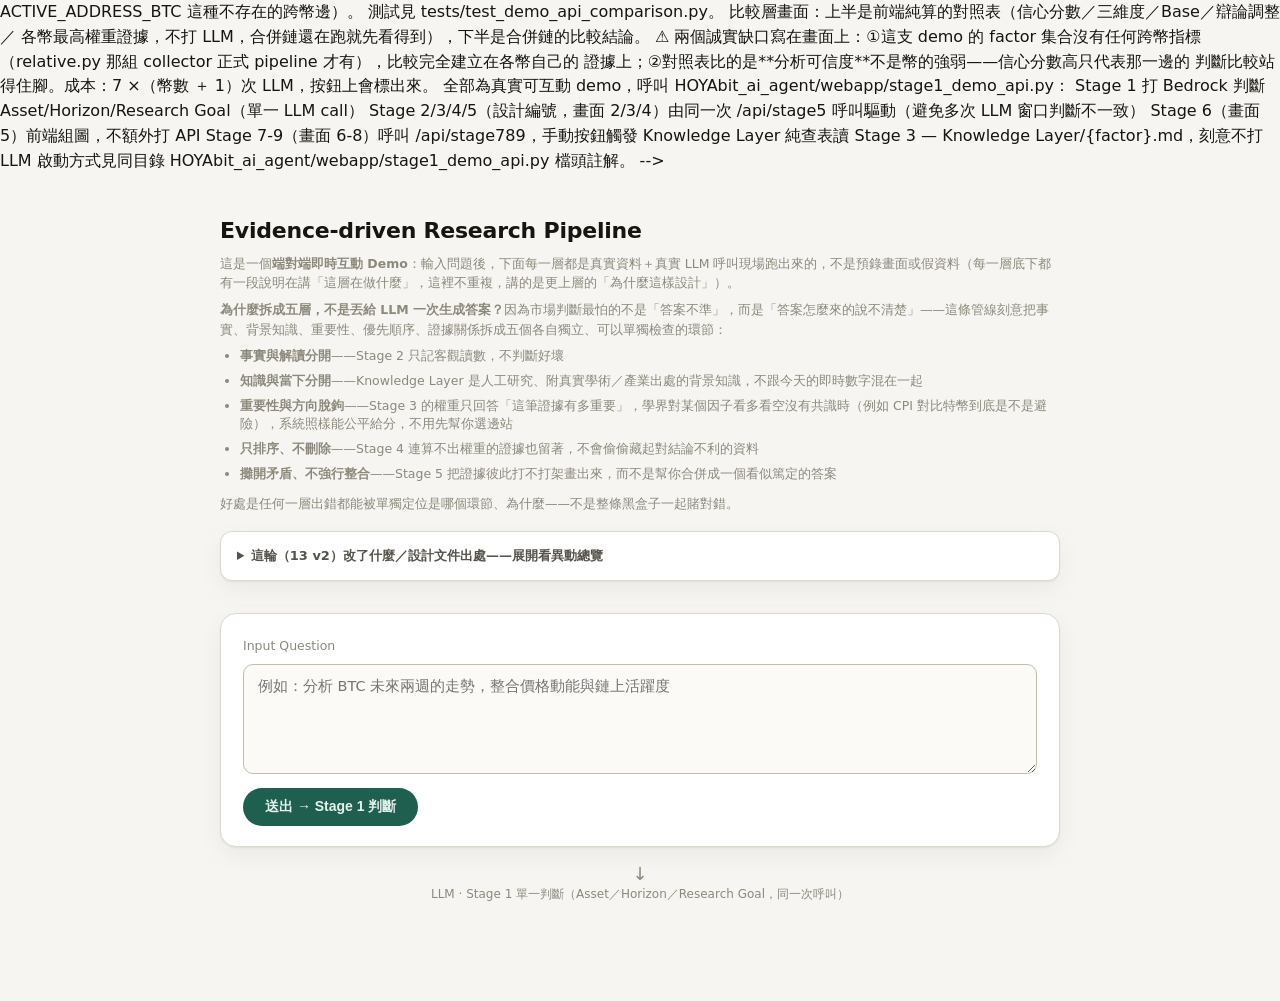
<file: 14_流程圖視覺報告.html>
<!--
  對應：[[13流程圖迭代定案v2]]（Stage 1-9 這輪異動）

  ⚠️ 畫面 badge 編號跟 13 文件的設計編號**不是一一對應**，這是刻意的，理由見下方
  ①，換算表如下（後面提到「Stage N」除非特別註明，一律是設計文件編號）：

  | 設計文件編號 | 內容 | 畫面 badge |
  |---|---|---|
  | Stage 1 | LLM 判斷 Asset/Horizon/Research Goal | 1 |
  | Stage 2 | Feature Extraction | 2 |
  | Stage 3 | Knowledge Layer | （併入 Stage 2 卡片，點開才看得到，無獨立 badge） |
  | Stage 4 | Dynamic Evidence Weight Engine | 3 |
  | Stage 5 | Evidence Card ＋ Prioritization | 4 |
  | Stage 6 | Evidence Graph | 5 |
  | Stage 7 | 交叉驗證層 | 6 |
  | Stage 8 | 辯論層 | 7 |
  | Stage 9 | 結論層＋信心分數 | 8 |

  頁面編號沿革（2026-08-02 三次異動）：
  ①原本獨立一個區塊的 Knowledge Layer（設計文件 Stage 3）併進 Stage 2 卡片內，
    改成點開「查看 Knowledge Layer」才看得到——它本來就是查表用的背景知識，
    不是每次都要看的即時數字，這一併就讓後面所有 badge 都比設計編號少 1。
    程式碼內部的 id 前綴（s3／s4／s5／s6…）刻意跟設計文件編號對齊、不跟著
    badge 換，只有畫面上看得到的 badge 數字跟標題文字改了，避免動到大量
    內部管線只為了改個顯示編號。
  ②新增 Evidence Graph（設計文件 Stage 6，畫面 badge 5）——吃 Stage 5 已經
    抓到的 evidence_cards 在前端組圖，不打 /api/stage6（避免重跑一次完整
    pipeline、多等一次 LLM），圖演算法是 webapp/stage1_demo_api.py 的
    `_build_evidence_graph` 移植版，兩邊要保持邏輯一致。同時新增第六個
    factor：etf（美國現貨 BTC ETF 淨流量，資料源 bitbo.io，樣本只有近 9-10
    個交易日）。
  ③新增交叉驗證／辯論／結論三層（設計文件 Stage 7-9，畫面 badge 6-8）——
    **不重寫一套新的推理鏈**，直接呼叫 agent/reasoning/pipeline.py 既有的
    run_reasoning()（Step A→B→C1/C2→D＋L5 信心分數，846+ 測試覆蓋、
    release/v1 上線），只把 Stage 5 的 Evidence Card 轉成它要的 Evidence
    物件格式。這三層很貴（最多 7 次 LLM），改成按鈕手動觸發，不像前面幾層
    自動打。
  ④Stage 2 卡片與 Evidence Card 補上「規格檔來源」顯示——端點／參數／欄位清單
    讀自 `Stage 2 — Feature Extraction/{factor}.yaml`、卡片格子讀自
    `Stage 5 — Evidence Card ＋ Prioritization/{factor}.md`（見 webapp/stage_specs.py）。
    這件事本來只在程式裡，畫面上看不出來數字是照哪份規格檔算的，也看不出
    「規格檔定義了幾格、哪幾格結構性不存在／哪幾格 demo 還沒實作」。現在每張
    Stage 2 卡片下方會列出規格檔路徑與欄位分類，可展開看 features 全欄位；
    Evidence Card 則顯示卡片 schema 出處、對應欄位（如 cpi 的
    primary_horizon → reaction_window）與「schema 有、這次填不出來」的格子。
    panews_sentiment 另外顯示爬蟲文字的注入防護結果（隔離／標記篇數）。
  ⑤比較題支援多幣種並排——Stage 1 的 asset 本來就是陣列（後端 prompt 明說「幣種
    代號陣列」），但前端原本只取 `data.asset[0]`，後面每一層都只跑第一個幣：
    問「BTC 跟 ETH 哪個比較強」畫面上只出現 BTC 那一套，比較題等於只答一半。
    現在**每一層都逐幣各跑一次**，同一個 factor 的多個幣左右並排對照：
      Stage 2/4/5（畫面 2/3/4）每個幣各打一次 /api/stage5（併發），各自獨立成功／失敗
      Stage 6（畫面 5）每個幣各畫一張 Evidence Graph——關係是「同一個幣這批卡片
        之間」的關係，兩個幣混在同一張圖會畫出不存在的跨幣邊
      Stage 7-9（畫面 6-8）每個幣各跑一條完整推理鏈（不是把兩個幣的證據丟進
        同一條鏈混算成一份結論），成本＝7 × 幣數 次 LLM，按鈕上會標出來
      Knowledge Layer 一個 factor 只打一次（純查表跟幣種無關），逐幣渲染差在
        Scope 那格會依當次幣種判斷適不適用
    版面：比較題把頁寬從 880px 放寬到 1240px，欄數用 CSS auto-fit 自動決定；
    單幣查詢走完全同一條路徑（只是一欄），不另外養一套「比較模式」渲染邏輯。
    Execution Log 逐列標幣種（`_coin`，畫面用），下載的 .jsonl 會剝掉這個欄位，
    維持跟 agent/schemas.LogEntry 對齊。
  ⑥比較裁決層——⑤只是把各幣結論**並排**，沒有人真的做比較（Ken 從畫面上抓到：
    SOL 那條鏈自己在 limitations 寫「缺乏 BTC 相關數據，無法完成比較走勢分析」，
    因為每條鏈都只看得到自己的幣）。兩個修正：
      a. 各幣鏈的問題**限定範圍**（前端 scopedQuery）——明講「這是比較題拆出來的
         單幣分析，比較留給後面的比較層」，各幣鏈就不會把「缺別的幣資料」當成
         自己的主要限制。實際送出的全文顯示在該欄可展開的區塊裡，不藏。
      b. 全部跑完後**再跑一條合併鏈**：把所有幣的卡片一次餵進同一條推理鏈並傳
         coin2。這不是新寫的比較邏輯——既有推理鏈本來就有 comparison 模式：
         classify_question_type() 判題型、辯論框架換成「正方挺 coin／反方挺 coin2」
         （prompts.py 的 BULL/BEAR_FRAMING_COMPARISON_WITH_COIN2）、Step A/B/D
         的 prompt 會要求分幣種摘要與比對、coins_with_evidence 從 Evidence.coin 推。
         正式 pipeline 的 agent/orchestrator.py 處理比較題就是這條路。
    後端配合改兩處（webapp/stage1_demo_api.py）：`/api/stage789` 新增 `cards_by_coin`
    （{幣種: 卡片}）並自動推 coin2；`_cards_to_evidences()` 改吃逐幣分組——每筆
    Evidence 帶自己的 coin，關係圖**逐幣各建一張再合併**（`_build_evidence_graph`
    內部用 {factor: card} 索引，兩幣混在一起會讓同名 factor 互相覆蓋，畫出
    FUNDING_RATE_SOL --supports--> ACTIVE_ADDRESS_BTC 這種不存在的跨幣邊）。
    測試見 tests/test_demo_api_comparison.py。
    比較層畫面：上半是前端純算的對照表（信心分數／三維度／Base／辯論調整／
    各幣最高權重證據，不打 LLM，合併鏈還在跑就先看得到），下半是合併鏈的比較結論。
    ⚠ 兩個誠實缺口寫在畫面上：①這支 demo 的 factor 集合沒有任何跨幣指標
    （relative.py 那組 collector 正式 pipeline 才有），比較完全建立在各幣自己的
    證據上；②對照表比的是**分析可信度**不是幣的強弱——信心分數高只代表那一邊的
    判斷比較站得住腳。成本：7 ×（幣數 ＋ 1）次 LLM，按鈕上會標出來。
  全部為真實可互動 demo，呼叫 HOYAbit_ai_agent/webapp/stage1_demo_api.py：
    Stage 1 打 Bedrock 判斷 Asset/Horizon/Research Goal（單一 LLM call）
    Stage 2/3/4/5（設計編號，畫面 2/3/4）由同一次 /api/stage5 呼叫驅動（避免多次 LLM 窗口判斷不一致）
    Stage 6（畫面 5）前端組圖，不額外打 API
    Stage 7-9（畫面 6-8）呼叫 /api/stage789，手動按鈕觸發
    Knowledge Layer 純查表讀 Stage 3 — Knowledge Layer/{factor}.md，刻意不打 LLM
  啟動方式見同目錄 HOYAbit_ai_agent/webapp/stage1_demo_api.py 檔頭註解。
-->
<!doctype html>
<html lang="zh-Hant">
<head>
<meta charset="utf-8">
<meta name="viewport" content="width=device-width, initial-scale=1">
<title>Evidence-driven Research Pipeline · Stage 1-9</title>
<style>
  :root {
    color-scheme: light;
    --page: #f6f5f1;
    --surface: #ffffff;
    --surface-2: #fbfaf7;
    --ink: #16150f;
    --ink-2: #55534a;
    --muted: #8c897c;
    --line: #ddd9cc;
    --line-strong: #c2bda9;
    --accent-1: #1f5f4f;   /* Stage 1 — 已可互動 */
    --accent-1-bg: #e6f1ec;
    --accent-2: #a15b1f;   /* Stage 2 — 設計骨架 */
    --accent-2-bg: #f5ead9;
    --accent-3: #5b3fa1;   /* Stage 3 — 設計骨架 */
    --accent-3-bg: #ece6f7;
    --accent-4: #1f5f8f;   /* Stage 4 — 已可互動 */
    --accent-4-bg: #e3edf5;
    --accent-5: #7a5230;   /* Stage 5 — 已可互動 */
    --accent-5-bg: #f2e9df;
    --accent-6: #2f6a6a;   /* Stage 6（畫面編號 5）— Evidence Graph，已可互動 */
    --accent-6-bg: #e2eeee;
    --accent-7: #8a6d1f;   /* Stage 7（畫面編號 6）— 交叉驗證層，已可互動 */
    --accent-7-bg: #f3ecd7;
    --accent-8: #8f2f4f;   /* Stage 8（畫面編號 7）— 辯論層，已可互動 */
    --accent-8-bg: #f5e2e8;
    --accent-9: #2f3f8f;   /* Stage 9（畫面編號 8）— 結論層＋信心分數，已可互動 */
    --accent-9-bg: #e2e5f5;
    --accent-10: #7a2f8f;  /* 比較裁決層 — 只有比較題會出現 */
    --accent-10-bg: #f3e4f7;
    --accent-log: #4a4740;  /* Execution Log — 中性灰，不跟任何 stage 搶色 */
    --accent-log-bg: #eeece4;
    --danger: #a13f2f;
    --danger-bg: #f6e6e2;
    --shadow: 0 1px 2px rgba(22,21,15,0.06), 0 8px 24px rgba(22,21,15,0.05);
  }
  @media (prefers-color-scheme: dark) {
    :root {
      color-scheme: dark;
      --page: #12110d;
      --surface: #1c1b16;
      --surface-2: #201f19;
      --ink: #f3f1e8;
      --ink-2: #c9c6b7;
      --muted: #948f7d;
      --line: #38362c;
      --line-strong: #4c4938;
      --accent-1: #5fcf9f;
      --accent-1-bg: #1c2e26;
      --accent-2: #e0a25c;
      --accent-2-bg: #332a1a;
      --accent-3: #b39cf0;
      --accent-3-bg: #2a2438;
      --accent-4: #6fb3e0;
      --accent-4-bg: #1c2a33;
      --accent-5: #d3a878;
      --accent-5-bg: #2e2519;
      --accent-6: #6fd0d0;
      --accent-6-bg: #1c2f2f;
      --accent-7: #d9b95c;
      --accent-7-bg: #332c18;
      --accent-8: #e08aa8;
      --accent-8-bg: #331c26;
      --accent-9: #8a97e0;
      --accent-9-bg: #1c1f33;
      --accent-10: #d08ae0;
      --accent-10-bg: #2e1c33;
      --accent-log: #b8b4a6;
      --accent-log-bg: #24231d;
      --danger: #e08a78;
      --danger-bg: #3a2420;
      --shadow: 0 1px 2px rgba(0,0,0,0.3), 0 8px 24px rgba(0,0,0,0.35);
    }
  }
  :root[data-theme="dark"] {
    color-scheme: dark;
    --page: #12110d; --surface: #1c1b16; --surface-2: #201f19; --ink: #f3f1e8; --ink-2: #c9c6b7; --muted: #948f7d;
    --line: #38362c; --line-strong: #4c4938;
    --accent-1: #5fcf9f; --accent-1-bg: #1c2e26;
    --accent-2: #e0a25c; --accent-2-bg: #332a1a;
    --accent-3: #b39cf0; --accent-3-bg: #2a2438;
    --accent-4: #6fb3e0; --accent-4-bg: #1c2a33;
    --accent-5: #d3a878; --accent-5-bg: #2e2519;
    --accent-6: #6fd0d0; --accent-6-bg: #1c2f2f;
    --accent-7: #d9b95c; --accent-7-bg: #332c18;
    --accent-8: #e08aa8; --accent-8-bg: #331c26;
    --accent-9: #8a97e0; --accent-9-bg: #1c1f33;
    --accent-10: #d08ae0; --accent-10-bg: #2e1c33;
    --danger: #e08a78; --danger-bg: #3a2420;
    --shadow: 0 1px 2px rgba(0,0,0,0.3), 0 8px 24px rgba(0,0,0,0.35);
  }
  :root[data-theme="light"] {
    color-scheme: light;
    --page: #f6f5f1; --surface: #ffffff; --surface-2: #fbfaf7; --ink: #16150f; --ink-2: #55534a; --muted: #8c897c;
    --line: #ddd9cc; --line-strong: #c2bda9;
    --accent-1: #1f5f4f; --accent-1-bg: #e6f1ec;
    --accent-2: #a15b1f; --accent-2-bg: #f5ead9;
    --accent-3: #5b3fa1; --accent-3-bg: #ece6f7;
    --accent-4: #1f5f8f; --accent-4-bg: #e3edf5;
    --accent-5: #7a5230; --accent-5-bg: #f2e9df;
    --accent-6: #2f6a6a; --accent-6-bg: #e2eeee;
    --accent-7: #8a6d1f; --accent-7-bg: #f3ecd7;
    --accent-8: #8f2f4f; --accent-8-bg: #f5e2e8;
    --accent-9: #2f3f8f; --accent-9-bg: #e2e5f5;
    --accent-10: #7a2f8f; --accent-10-bg: #f3e4f7;
    --danger: #a13f2f; --danger-bg: #f6e6e2;
    --shadow: 0 1px 2px rgba(22,21,15,0.06), 0 8px 24px rgba(22,21,15,0.05);
  }

  * { box-sizing: border-box; }
  body {
    margin: 0;
    background: var(--page);
    color: var(--ink);
    font-family: system-ui, -apple-system, "Segoe UI", "Microsoft JhengHei", sans-serif;
    line-height: 1.55;
  }
  code, .mono { font-family: ui-monospace, Consolas, "SFMono-Regular", monospace; }

  .wrap { max-width: 880px; margin: 0 auto; padding: 40px 20px 80px; }

  header.top { margin-bottom: 28px; }
  header.top h1 { font-size: 22px; margin: 0 0 6px; letter-spacing: -0.01em; }
  header.top .lineage { color: var(--muted); font-size: 12.5px; margin: 0 0 18px; }
  header.top .lineage code { font-size: 12px; }
  header.top .lineage p { margin: 0 0 8px; }
  header.top .lineage ul { margin: 4px 0 10px; padding-left: 20px; }
  header.top .lineage li { margin-bottom: 6px; line-height: 1.5; }

  .changelog {
    background: var(--surface); border: 1px solid var(--line); border-radius: 12px;
    padding: 14px 16px; box-shadow: var(--shadow);
  }
  .changelog summary { cursor: pointer; font-size: 13px; color: var(--ink-2); font-weight: 600; }
  .changelog table { width: 100%; border-collapse: collapse; margin-top: 12px; font-size: 12.5px; }
  .changelog th, .changelog td { text-align: left; padding: 6px 8px; border-bottom: 1px solid var(--line); vertical-align: top; }
  .changelog th { color: var(--muted); font-weight: 600; }

  .stack { position: relative; margin-top: 32px; }

  .page { display: block; }
  .page.hidden { display: none; }

  .card {
    background: var(--surface); border: 1px solid var(--line); border-radius: 16px;
    padding: 22px 22px 20px; box-shadow: var(--shadow);
  }

  .query-card textarea {
    width: 100%; min-height: 110px; resize: vertical;
    border: 1px solid var(--line-strong); border-radius: 10px; padding: 12px 14px;
    background: var(--surface-2); color: var(--ink); font-size: 14.5px; font-family: inherit;
  }
  .query-card textarea:focus { outline: 2px solid var(--accent-1); outline-offset: 1px; }
  .query-card label { display: block; font-size: 12.5px; color: var(--muted); margin-bottom: 8px; }

  .submit-row { display: flex; align-items: center; gap: 14px; margin-top: 14px; }
  button.primary {
    appearance: none; border: none; border-radius: 999px; cursor: pointer;
    background: var(--accent-1); color: var(--accent-1-bg); font-size: 14px; font-weight: 600;
    padding: 10px 22px; transition: opacity .15s ease;
  }
  button.primary:hover { opacity: .88; }
  button.primary:disabled { opacity: .5; cursor: default; }
  button.ghost {
    appearance: none; border: 1px solid var(--line-strong); border-radius: 999px; cursor: pointer;
    background: transparent; color: var(--ink-2); font-size: 13px; padding: 8px 16px;
  }
  .spinner {
    width: 15px; height: 15px; border-radius: 50%;
    border: 2px solid var(--line-strong); border-top-color: var(--accent-1);
    animation: spin .7s linear infinite; display: none;
  }
  .spinner.on { display: inline-block; }
  @keyframes spin { to { transform: rotate(360deg); } }

  .flow-arrow {
    display: flex; flex-direction: column; align-items: center; gap: 2px;
    color: var(--muted); font-size: 12px; margin: 18px 0;
  }
  .flow-arrow .glyph { font-size: 18px; line-height: 1; }

  .error-box {
    display: none; margin-top: 14px; padding: 12px 14px; border-radius: 10px;
    background: var(--danger-bg); color: var(--danger); font-size: 13px; white-space: pre-wrap;
  }
  .error-box.on { display: block; }

  /* --- Page 2 --- */
  .echo-question {
    font-size: 13px; color: var(--muted); margin-bottom: 4px;
  }
  .echo-question .q-text {
    display: block; margin-top: 6px; font-size: 15px; color: var(--ink); font-weight: 600;
  }

  .stage-card { border-radius: 16px; padding: 20px 22px; margin-top: 18px; border: 1px solid var(--line); box-shadow: var(--shadow); }
  .stage-head { display: flex; align-items: center; gap: 10px; margin-bottom: 14px; }
  /* 大標下的一句話：這層在做什麼。跟卡片最下方那段長註記分工——
     這裡回答「是什麼」，下面那段回答「怎麼做到的、有哪些限制」。 */
  .stage-lead {
    margin: -6px 0 14px; font-size: 13px; line-height: 1.65; color: var(--ink-2);
    padding-left: 36px;   /* 對齊標題文字，讓它看起來是標題的延伸而不是內容的一部分 */
  }
  .stage-lead b { color: var(--ink); font-weight: 600; }

  /* 三型差異對照表：Statistical／Event／Sentiment 在該層各自被怎麼處理。
     原本是三欄擠滿散文、行高又緊，讀起來像一團字；改成每格「結論一行、理由一行」
     的層次，型別欄用色票區分，欄寬固定避免第一欄被擠爛。 */
  details.type-box { margin: 14px 0 0; }
  details.type-box > summary {
    cursor: pointer; font-size: 12.5px; color: var(--ink-2); font-weight: 600;
    padding: 7px 10px; border-radius: 8px; background: var(--surface-2);
    border: 1px solid var(--line); list-style: revert;
  }
  details.type-box[open] > summary { margin-bottom: 10px; }

  .type-table {
    width: 100%; table-layout: fixed; border-collapse: separate; border-spacing: 0;
    font-size: 12.5px; background: var(--surface);
    border: 1px solid var(--line); border-radius: 10px; overflow: hidden;
  }
  .type-table th, .type-table td {
    text-align: left; padding: 11px 14px; vertical-align: top; line-height: 1.65;
  }
  .type-table thead th {
    font-size: 11.5px; font-weight: 700; letter-spacing: .02em;
    color: var(--muted); background: var(--surface-2);
    border-bottom: 1px solid var(--line-strong);
  }
  .type-table tbody tr + tr td { border-top: 1px solid var(--line); }
  .type-table tbody tr:hover td { background: var(--surface-2); }

  /* 型別欄：色票 + 適用的 factor 清單 */
  .t-chip {
    display: inline-block; padding: 2px 9px; border-radius: 999px;
    font-size: 11px; font-weight: 700; letter-spacing: .02em; white-space: nowrap;
  }
  .t-chip.stat  { background: var(--accent-4); color: var(--accent-4-bg); }
  .t-chip.event { background: var(--accent-2); color: var(--accent-2-bg); }
  .t-chip.sent  { background: var(--accent-3); color: var(--accent-3-bg); }
  .t-chip.gap   { background: var(--muted);    color: var(--surface); }
  .t-factors {
    margin-top: 6px; font-family: ui-monospace, Consolas, monospace;
    font-size: 11px; color: var(--muted); line-height: 1.6; word-break: break-word;
  }

  /* 內容欄：結論粗體一行，理由淡色一行 */
  .t-lead { color: var(--ink); font-weight: 600; }
  .t-why  { margin-top: 4px; color: var(--muted); font-size: 12px; line-height: 1.6; }
  .type-table code {
    font-size: 11.5px; padding: 1px 5px; border-radius: 4px;
    background: var(--surface-2); border: 1px solid var(--line);
    word-break: keep-all; white-space: nowrap;
  }
  .type-table tbody tr:hover code { background: var(--surface); }
  .stage-badge {
    width: 26px; height: 26px; border-radius: 8px; display: flex; align-items: center; justify-content: center;
    font-size: 13px; font-weight: 700; flex: none;
  }
  .stage-title { font-size: 14.5px; font-weight: 700; }
  .stage-tag {
    font-size: 11px; padding: 2px 8px; border-radius: 999px; font-weight: 600; margin-left: auto;
  }

  .s1 { background: var(--accent-1-bg); }
  .s1 .stage-badge { background: var(--accent-1); color: var(--accent-1-bg); }
  .s1 .stage-title { color: var(--accent-1); }
  .s1 .stage-tag { background: var(--accent-1); color: var(--accent-1-bg); }

  .s2 { background: var(--accent-2-bg); }
  .s2 .stage-badge { background: var(--accent-2); color: var(--accent-2-bg); }
  .s2 .stage-title { color: var(--accent-2); }
  .s2 .stage-tag { background: transparent; color: var(--accent-2); border: 1px solid var(--accent-2); }

  .s3 { background: var(--accent-3-bg); }
  .s3 .stage-badge { background: var(--accent-3); color: var(--accent-3-bg); }
  .s3 .stage-title { color: var(--accent-3); }
  .s3 .stage-tag { background: transparent; color: var(--accent-3); border: 1px solid var(--accent-3); }

  .s4 { background: var(--accent-4-bg); }
  .s4 .stage-badge { background: var(--accent-4); color: var(--accent-4-bg); }
  .s4 .stage-title { color: var(--accent-4); }
  .s4 .stage-tag { background: var(--accent-4); color: var(--accent-4-bg); }

  .s5 { background: var(--accent-5-bg); }
  .s5 .stage-badge { background: var(--accent-5); color: var(--accent-5-bg); }
  .s5 .stage-title { color: var(--accent-5); }
  .s5 .stage-tag { background: var(--accent-5); color: var(--accent-5-bg); }

  .s6 { background: var(--accent-6-bg); }
  .s6 .stage-badge { background: var(--accent-6); color: var(--accent-6-bg); }
  .s6 .stage-title { color: var(--accent-6); }
  .s6 .stage-tag { background: var(--accent-6); color: var(--accent-6-bg); }

  /* ---- Stage 6：真的畫成節點圖，不是清單 ---- */
  .graph-wrap {
    background: var(--surface); border: 1px solid var(--line); border-radius: 12px;
    padding: 8px; display: flex; justify-content: center;
  }
  .graph-svg { width: 100%; max-width: 480px; height: auto; }
  .graph-svg .g-edge-line { stroke-width: 1.6; fill: none; }
  .graph-svg .g-edge-line.independent { stroke: var(--line-strong); stroke-dasharray: 4 3; }
  .graph-svg .g-edge-line.supports { stroke: var(--accent-6); }
  .graph-svg .g-edge-line.conflicts { stroke: var(--danger); }
  .graph-svg .g-edge-label {
    font-size: 8.5px; fill: var(--muted); font-weight: 600; text-anchor: middle;
  }
  .graph-svg .g-node circle {
    fill: var(--accent-6-bg); stroke: var(--accent-6); stroke-width: 1.8;
  }
  .graph-svg .g-node.isolated circle {
    fill: var(--surface-2); stroke: var(--line-strong); stroke-dasharray: 3 2;
  }
  .graph-svg .g-node text {
    font-size: 9.5px; fill: var(--ink); text-anchor: middle; font-weight: 600;
    paint-order: stroke; stroke: var(--surface); stroke-width: 3px;
  }
  .graph-svg .g-node .g-node-coin { font-size: 7.5px; fill: var(--muted); font-weight: 500; }

  .graph-legend { display: flex; flex-wrap: wrap; gap: 14px; margin-top: 12px; font-size: 11.5px; color: var(--ink-2); }
  .graph-legend .g-item { display: flex; align-items: center; gap: 5px; }
  .graph-legend .g-swatch { width: 16px; height: 2px; flex: none; }
  .graph-legend .g-swatch.supports { background: var(--accent-6); }
  .graph-legend .g-swatch.conflicts { background: var(--danger); }
  .graph-legend .g-swatch.independent {
    background: repeating-linear-gradient(90deg, var(--line-strong) 0 4px, transparent 4px 7px);
  }
  .graph-legend .g-dot {
    width: 10px; height: 10px; border-radius: 50%; flex: none;
    background: var(--surface-2); border: 1.5px dashed var(--line-strong);
  }

  .graph-edge-row { display: flex; align-items: center; gap: 8px; font-size: 13px; margin-bottom: 6px; }
  .graph-edge-row .rel-tag {
    font-size: 10.5px; font-weight: 700; padding: 1px 7px; border-radius: 999px;
    background: var(--accent-6); color: var(--accent-6-bg); flex: none;
  }
  .graph-edge-row .rel-tag.conflicts { background: var(--danger); color: var(--danger-bg); }
  .graph-edge-row .rel-tag.independent { background: var(--line-strong); color: var(--ink); }

  .s7 { background: var(--accent-7-bg); }
  .s7 .stage-badge { background: var(--accent-7); color: var(--accent-7-bg); }
  .s7 .stage-title { color: var(--accent-7); }
  .s7 .stage-tag { background: var(--accent-7); color: var(--accent-7-bg); }

  .s8 { background: var(--accent-8-bg); }
  .s8 .stage-badge { background: var(--accent-8); color: var(--accent-8-bg); }
  .s8 .stage-title { color: var(--accent-8); }
  .s8 .stage-tag { background: var(--accent-8); color: var(--accent-8-bg); }

  .s9 { background: var(--accent-9-bg); }
  .s9 .stage-badge { background: var(--accent-9); color: var(--accent-9-bg); }
  .s9 .stage-title { color: var(--accent-9); }
  .s9 .stage-tag { background: var(--accent-9); color: var(--accent-9-bg); }

  /* ---- 比較裁決層（只有比較題會出現） ---- */
  .s10 { background: var(--accent-10-bg); }
  .s10 .stage-badge { background: var(--accent-10); color: var(--accent-10-bg); }
  .s10 .stage-title { color: var(--accent-10); }
  .s10 .stage-tag { background: var(--accent-10); color: var(--accent-10-bg); }
  .cmp-table {
    width: 100%; border-collapse: separate; border-spacing: 0; font-size: 12.5px;
    background: var(--surface); border: 1px solid var(--line); border-radius: 10px; overflow: hidden;
  }
  .cmp-table th, .cmp-table td { padding: 9px 12px; text-align: left; vertical-align: top; line-height: 1.5; }
  .cmp-table thead th {
    font-size: 11.5px; font-weight: 700; color: var(--muted);
    background: var(--surface-2); border-bottom: 1px solid var(--line-strong);
  }
  .cmp-table tbody tr + tr td { border-top: 1px solid var(--line); }
  .cmp-table td.num { font-variant-numeric: tabular-nums; font-weight: 700; }
  .cmp-table td.k { color: var(--ink-2); }
  .cmp-table .cmp-hi { color: var(--accent-10); font-weight: 700; }
  .cmp-verdict {
    margin-top: 16px; padding: 16px 18px; border-radius: 12px;
    background: var(--surface); border: 1px solid var(--line-strong);
  }
  .cmp-verdict h4 { margin: 0 0 10px; font-size: 13px; color: var(--accent-10); }

  /* Stage 6-8（辯論鏈）觸發按鈕：這段很貴（最多 7 次 LLM），不像前面自動打，
     要 Ken 自己按才會跑。 */
  .reason-trigger {
    display: flex; align-items: center; gap: 12px; padding: 14px 16px;
    background: var(--surface); border: 1px dashed var(--line-strong); border-radius: 12px;
  }
  .reason-trigger .rt-note { font-size: 12.5px; color: var(--muted); flex: 1 1 auto; }

  /* 交叉驗證層：一致訊號 / 矛盾訊號 兩欄並排 */
  .cv-columns { display: grid; grid-template-columns: 1fr 1fr; gap: 14px; }
  @media (max-width: 620px) { .cv-columns { grid-template-columns: 1fr; } }
  .cv-col h5 { margin: 0 0 8px; font-size: 12px; display: flex; align-items: center; gap: 6px; }
  .cv-col ul { margin: 0; padding-left: 18px; font-size: 12.5px; color: var(--ink-2); }
  .cv-col li { margin-bottom: 6px; line-height: 1.55; }
  .cv-dot { width: 8px; height: 8px; border-radius: 50%; flex: none; }
  .cv-dot.ok { background: var(--accent-6); }
  .cv-dot.warn { background: var(--danger); }

  /* 辯論逐輪：正方／反方交錯排版，像對話串 */
  .debate-round { margin-bottom: 16px; }
  .debate-round .dr-label { font-size: 11px; color: var(--muted); font-weight: 700; letter-spacing: .04em; margin-bottom: 8px; text-transform: uppercase; }
  .debate-turn {
    border-radius: 12px; padding: 12px 14px; margin-bottom: 8px; font-size: 13px; line-height: 1.6;
    max-width: 92%;
  }
  .debate-turn.bull { background: var(--accent-6-bg); border: 1px solid var(--accent-6); margin-right: auto; }
  .debate-turn.bear { background: var(--accent-8-bg); border: 1px solid var(--accent-8); margin-left: auto; }
  .debate-turn .dt-role { font-size: 11px; font-weight: 700; margin-bottom: 5px; display: flex; align-items: center; gap: 6px; }
  .debate-turn.bull .dt-role { color: var(--accent-6); }
  .debate-turn.bear .dt-role { color: var(--accent-8); }
  .debate-turn .dt-critique {
    margin-bottom: 8px; padding-bottom: 8px; border-bottom: 1px dashed var(--line-strong);
    color: var(--ink-2); font-style: italic;
  }
  .debate-turn .dt-evidence { margin-top: 8px; }
  .debate-turn p { margin: 0 0 9px; }
  .debate-turn p:last-of-type { margin-bottom: 0; }
  /* 【小標】：自己一行、加粗，跟內文分開——這幾段常常是「回應批評一/二/三」這種平行結構 */
  .seg { margin: 0 0 10px; }
  .seg:last-of-type { margin-bottom: 0; }
  .seg-h {
    /* 用 em 不用 px：同一支 paragraphize 也給結論層（14.5px）用，寫死 px 會讓小標比內文還小 */
    display: block; font-weight: 700; font-size: .95em; letter-spacing: .01em;
    margin-bottom: 3px; opacity: .92;
  }
  .debate-turn .dt-critique p:last-of-type { margin-bottom: 0; }

  .fact-item { padding: 10px 0; border-bottom: 1px solid var(--line); }
  .fact-item:first-child { padding-top: 0; }
  .fact-item:last-child { border-bottom: none; padding-bottom: 0; }
  .fact-item .fi-tag {
    display: inline-block; font-size: 10.5px; font-weight: 700; padding: 2px 9px;
    border-radius: 999px; background: var(--surface-2); border: 1px solid var(--line-strong);
    color: var(--ink-2); text-transform: uppercase; letter-spacing: .03em; margin-bottom: 7px;
  }
  .fact-item .fi-summary { font-size: 13px; line-height: 1.65; color: var(--ink); margin-bottom: 7px; }

  /* 結論層＋信心分數：圓環量表 */
  .conclusion-box { font-size: 13.5px; line-height: 1.7; }
  .confidence-gauge {
    display: flex; align-items: center; gap: 24px; margin: 10px 0 16px; flex-wrap: wrap;
    background: var(--surface); border: 1px solid var(--line); border-radius: 14px; padding: 18px 22px;
  }
  .cg-ring { flex: none; }
  .cg-breakdown { flex: 1 1 260px; min-width: 220px; }
  .cg-bar-row { display: flex; align-items: center; gap: 10px; margin-bottom: 9px; font-size: 12.5px; }
  .cg-bar-row .cg-label { flex: 0 0 118px; color: var(--ink-2); }
  .cg-bar-row .cg-label .cg-weight { color: var(--muted); font-size: 11px; }
  .cg-bar-track { flex: 1 1 auto; height: 10px; border-radius: 999px; background: var(--surface-2); border: 1px solid var(--line); overflow: hidden; }
  .cg-bar-fill { height: 100%; border-radius: 999px; transition: width .3s ease; }
  .cg-bar-fill.tier-low { background: var(--danger); }
  .cg-bar-fill.tier-mid { background: var(--accent-7); }
  .cg-bar-fill.tier-high { background: var(--accent-6); }
  .cg-bar-row .cg-value { flex: 0 0 30px; text-align: right; font-weight: 700; font-variant-numeric: tabular-nums; }
  .cg-stats { display: flex; gap: 10px; margin-top: 12px; padding-top: 12px; border-top: 1px dashed var(--line-strong); flex-wrap: wrap; }
  .cg-stat { flex: 1 1 120px; background: var(--surface-2); border: 1px solid var(--line); border-radius: 10px; padding: 8px 12px; }
  .cg-stat .cg-stat-k { font-size: 11px; color: var(--muted); margin-bottom: 3px; }
  .cg-stat .cg-stat-v { font-size: 14px; font-weight: 700; }

  /* 信心分數逐類別明細（每一類的分數都列出來，不是只給三個彙總數字） */
  .cat-detail { margin-top: 12px; }
  .cat-detail summary { cursor: pointer; font-size: 12.5px; color: var(--ink-2); font-weight: 600; list-style: revert; }
  .cat-detail[open] summary { margin-bottom: 10px; }
  .cat-detail-note { font-size: 11.5px; color: var(--muted); margin-bottom: 10px; line-height: 1.5; }
  .cat-row {
    display: flex; align-items: flex-start; gap: 10px; padding: 8px 0;
    border-bottom: 1px solid var(--line); font-size: 12.5px;
  }
  .cat-row:last-child { border-bottom: none; padding-bottom: 0; }
  .cat-row .cat-dot { width: 8px; height: 8px; border-radius: 50%; flex: none; margin-top: 5px; }
  .cat-row .cat-dot.tier-low { background: var(--danger); }
  .cat-row .cat-dot.tier-mid { background: var(--accent-7); }
  .cat-row .cat-dot.tier-high { background: var(--accent-6); }
  .cat-row .cat-body { flex: 1 1 auto; }
  .cat-row .cat-head { display: flex; align-items: baseline; gap: 8px; margin-bottom: 2px; }
  .cat-row .cat-name { font-weight: 700; color: var(--ink); text-transform: uppercase; letter-spacing: .02em; }
  .cat-row .cat-score { font-weight: 700; font-variant-numeric: tabular-nums; }
  .cat-row .cat-reason { color: var(--ink-2); line-height: 1.5; }
  .cat-row .cat-weight { color: var(--muted); font-size: 11.5px; margin-top: 2px; }
  .cg-stat .cg-stat-reason { font-size: 11.5px; color: var(--ink-2); font-weight: 400; margin-top: 2px; line-height: 1.4; }

  .field-row { display: flex; flex-wrap: wrap; gap: 10px 24px; margin-bottom: 10px; }
  .field { min-width: 140px; }
  .field .k { font-size: 11.5px; color: var(--muted); margin-bottom: 3px; }
  .field .v { font-size: 14px; font-weight: 600; }
  .chip {
    display: inline-block; padding: 2px 10px; border-radius: 999px; font-size: 12.5px;
    background: var(--surface); border: 1px solid var(--line-strong); margin: 2px 4px 2px 0;
  }
  .reasoning { font-size: 13px; color: var(--ink-2); margin-top: 10px; border-top: 1px dashed var(--line-strong); padding-top: 10px; }

  .schema-grid { display: grid; grid-template-columns: repeat(auto-fit, minmax(200px, 1fr)); gap: 12px; }
  /* 一個 factor 佔滿一整列、由上往下堆疊——每個 factor 的欄位在寬版面裡
     左右對齊比較好讀，不會被擠成窄欄折行。 */
  .factor-row { display: grid; grid-template-columns: 1fr; gap: 12px; }

  /* ---- 比較題：多幣種並排（2026-08-02 新增） ----
     Stage 1 的 asset 本來就是陣列，問「BTC 跟 ETH 哪個…」會回多個幣，
     但前端原本只取 data.asset[0]，後面每一層都只跑第一個幣——比較題等於
     只答了一半。現在每一層都逐幣各跑一次，同一個 factor 的多個幣**左右並排**
     直接對照（不是上下堆疊，比較題最需要看的就是同一格數字兩邊差多少）。
     單幣查詢走完全同一條路徑，只是欄數 1、不套 .multi——不另外寫一套
     「比較模式」的渲染邏輯，避免兩條路各自長歪。 */
  body.compare .wrap { max-width: 1240px; }
  .asset-cols { display: grid; gap: 14px; grid-template-columns: 1fr; }
  /* auto-fit：兩個幣各佔一半，三四個幣自動排成三四欄，欄寬不足 300px 就換行——
     不用把幣數寫進 CSS 變數，也不會出現五個幣擠成 240px 的慘況。 */
  .asset-cols.multi { grid-template-columns: repeat(auto-fit, minmax(min(100%, 300px), 1fr)); }
  .asset-col { min-width: 0; }   /* 不加這行，長字串／JSON 會把欄位撐爆整個 grid */
  .asset-col-head {
    display: flex; align-items: center; gap: 8px; flex-wrap: wrap;
    margin-bottom: 8px; padding-bottom: 6px; border-bottom: 1px solid var(--line);
  }
  .asset-chip {
    padding: 1px 9px; border-radius: 999px; font-size: 11.5px; font-weight: 700; letter-spacing: .02em;
  }
  /* 幣種色票：同一個幣在每一層都是同一個顏色，跨層掃視時對得起來 */
  .asset-chip.a0 { background: var(--accent-1); color: var(--accent-1-bg); }
  .asset-chip.a1 { background: var(--accent-8); color: var(--accent-8-bg); }
  .asset-chip.a2 { background: var(--accent-4); color: var(--accent-4-bg); }
  .asset-chip.a3 { background: var(--accent-2); color: var(--accent-2-bg); }
  .asset-chip.a4 { background: var(--accent-7); color: var(--accent-7-bg); }
  .compare-note {
    margin-top: 10px; padding: 8px 12px; border-radius: 8px; font-size: 12.5px;
    background: var(--surface); border: 1px dashed var(--line-strong); color: var(--ink-2);
  }
  .log-coin {
    display: inline-block; margin-left: 6px; padding: 0 6px; border-radius: 4px;
    font-size: 10px; font-weight: 700; background: var(--surface-2);
    border: 1px solid var(--line-strong); color: var(--ink-2);
  }

  /* 出處清單：預設收合，避免一長串網址把卡片撐爛 */
  .ref-box {
    margin-top: 4px; border: 1px solid var(--line); border-radius: 8px;
    background: var(--surface); padding: 8px 10px;
  }
  .ref-box summary {
    cursor: pointer; font-size: 12px; color: var(--ink-2); font-weight: 600;
    list-style: revert;
  }
  .ref-box[open] summary { margin-bottom: 8px; }
  .ref-body .lr-note { margin-top: 8px; }
  .ref-list { margin: 4px 0 0; padding-left: 18px; font-size: 12.5px; color: var(--ink-2); }
  .ref-list li { margin-bottom: 5px; line-height: 1.5; }
  .ref-list a { color: var(--accent-3); text-decoration: none; }
  .ref-list a:hover { text-decoration: underline; }
  .ref-tag {
    display: inline-block; margin-right: 6px; padding: 0 6px; border-radius: 4px;
    font-size: 10px; font-weight: 700; letter-spacing: .02em;
    background: var(--surface-2); border: 1px solid var(--line-strong); color: var(--muted);
  }
  .schema-block {
    background: var(--surface); border: 1px solid var(--line); border-radius: 10px; padding: 12px 14px;
  }
  .schema-block h4 { margin: 0 0 8px; font-size: 12.5px; display: flex; align-items: center; gap: 8px; }
  .schema-block ul { margin: 0; padding-left: 18px; font-size: 12.5px; color: var(--ink-2); }
  .schema-block li { margin-bottom: 3px; }

  .live-pill {
    font-size: 10.5px; font-weight: 600; padding: 1px 7px; border-radius: 999px;
    background: var(--accent-1); color: var(--accent-1-bg);
  }
  .live-pill.err { background: var(--danger); color: var(--danger-bg); }
  .live-result {
    display: none; margin-top: 10px; padding-top: 10px; border-top: 1px dashed var(--line-strong);
    font-size: 12.5px;
  }
  /* 固定寬度標籤欄＋彈性內容欄的兩欄式排版（像 definition list）：
     卡片改成滿版寬度後，原本左右對齊到底（justify-content: space-between）
     在短值上會把標籤跟值拉開一大截空白，在長值上又會擠成一團——換成標籤固定
     寬度、值往右接著寫、需要就自然換行，短值長值都能對齊、不再忽鬆忽緊。 */
  .live-result .lr-row { display: flex; align-items: flex-start; gap: 14px; margin-bottom: 7px; }
  .live-result .lr-row .lr-k { color: var(--muted); flex: 0 0 150px; }
  .live-result .lr-row .lr-v { font-weight: 500; flex: 1 1 auto; min-width: 0; line-height: 1.6; }
  .live-result .lr-note { color: var(--muted); font-size: 11.5px; margin-top: 6px; }
  .mini-error { display: none; margin-top: 8px; font-size: 12px; color: var(--danger); }

  .todo-note {
    margin-top: 14px; font-size: 12px; color: var(--muted); display: flex; gap: 6px; align-items: flex-start;
  }
  .todo-note .dot { flex: none; margin-top: 5px; width: 6px; height: 6px; border-radius: 50%; background: currentColor; }

  .slog { background: var(--accent-log-bg); }
  .slog .stage-badge { background: var(--accent-log); color: var(--accent-log-bg); }
  .slog .stage-title { color: var(--accent-log); }
  .slog .stage-tag { background: var(--accent-log); color: var(--accent-log-bg); }
  .log-toolbar { display: flex; align-items: center; gap: 10px; flex-wrap: wrap; margin-bottom: 10px; }
  .log-table-wrap { max-height: 420px; overflow: auto; border: 1px solid var(--line); border-radius: 10px; background: var(--surface); }
  table.log-table { width: 100%; border-collapse: collapse; font-size: 12px; }
  table.log-table th, table.log-table td { text-align: left; padding: 6px 10px; border-bottom: 1px solid var(--line); vertical-align: top; }
  table.log-table th { position: sticky; top: 0; background: var(--surface-2); font-size: 11px; color: var(--muted); z-index: 1; }
  table.log-table td.mono { font-family: ui-monospace, SFMono-Regular, Menlo, monospace; white-space: nowrap; }
  .log-status { font-size: 10.5px; padding: 1px 7px; border-radius: 999px; font-weight: 700; }
  .log-ok { background: var(--accent-1-bg); color: var(--accent-1); }
  .log-error { background: var(--danger-bg); color: var(--danger); }
  .log-skipped { background: var(--accent-2-bg); color: var(--accent-2); }
  .log-layer { font-size: 10.5px; color: var(--muted); font-family: ui-monospace, SFMono-Regular, Menlo, monospace; }
  .log-ms { text-align: right; font-variant-numeric: tabular-nums; }

  .back-row { margin-top: 22px; }
</style>
</head>
<body>
<div class="wrap">

  <header class="top">
    <h1>Evidence-driven Research Pipeline</h1>
    <div class="lineage">
      <p>這是一個<b>端對端即時互動 Demo</b>：輸入問題後，下面每一層都是真實資料＋真實 LLM 呼叫現場跑出來的，不是預錄畫面或假資料（每一層底下都有一段說明在講「這層在做什麼」，這裡不重複，講的是更上層的「為什麼這樣設計」）。</p>
      <p><b>為什麼拆成五層，不是丟給 LLM 一次生成答案？</b>因為市場判斷最怕的不是「答案不準」，而是「答案怎麼來的說不清楚」——這條管線刻意把事實、背景知識、重要性、優先順序、證據關係拆成五個各自獨立、可以單獨檢查的環節：</p>
      <ul>
        <li><b>事實與解讀分開</b>——Stage 2 只記客觀讀數，不判斷好壞</li>
        <li><b>知識與當下分開</b>——Knowledge Layer 是人工研究、附真實學術／產業出處的背景知識，不跟今天的即時數字混在一起</li>
        <li><b>重要性與方向脫鉤</b>——Stage 3 的權重只回答「這筆證據有多重要」，學界對某個因子看多看空沒有共識時（例如 CPI 對比特幣到底是不是避險），系統照樣能公平給分，不用先幫你選邊站</li>
        <li><b>只排序、不刪除</b>——Stage 4 連算不出權重的證據也留著，不會偷偷藏起對結論不利的資料</li>
        <li><b>攤開矛盾、不強行整合</b>——Stage 5 把證據彼此打不打架畫出來，而不是幫你合併成一個看似篤定的答案</li>
      </ul>
      <p>好處是任何一層出錯都能被單獨定位是哪個環節、為什麼——不是整條黑盒子一起賭對錯。</p>
    </div>

    <details class="changelog">
      <summary>這輪（13 v2）改了什麼／設計文件出處——展開看異動總覽</summary>
      <p style="font-size:12.5px; color:var(--muted); margin:0 0 10px;">
        設計文件：<code>13_流程圖迭代定案v2.md</code>（Stage 1-9 這輪異動）／完整迭代脈絡見 <code>07_流程圖迭代定案.md</code>。
        本頁 Stage 1-9（設計文件編號，非畫面 badge 編號）全部接上真實資料與真實 LLM 呼叫，Statistical／Event／Sentiment 三型都有；Stage 6 Evidence Graph 吃 Stage 5 同一份回應在前端畫圖，不再打一次 API；Stage 7-9（交叉驗證／辯論／結論＋信心分數）直接呼叫既有的 <code>agent/reasoning/pipeline.py</code> 完整推理鏈（不重寫一套新的），手動按鈕觸發，不像前面自動打——最多 7 次 LLM 呼叫，太貴不能每次查詢自動跑。
        <br><b>比較題（2026-08-02 新增）</b>：Stage 1 判斷出多個幣種時，下面每一層都會針對<b>每個幣各跑一次</b>並左右並排對照——包含各自的資料抓取、權重、Evidence Card 排序、關係圖，以及各自一條完整推理辯論鏈。各幣鏈跑完後，<b>再跑一條合併鏈做比較裁決</b>：把所有幣的證據餵進同一條推理鏈並指定對打方，辯論框架自動變成「正方挺 A／反方挺 B」，最後才會有真正的比較結論——不是兩份獨立結論擺在一起就算比較過了。成本＝7 ×（幣數＋1）次 LLM。
      </p>
      <table>
        <tr><th>項目</th><th>11 原設計</th><th>13 這輪改動</th></tr>
        <tr><td>Query Understanding</td><td>獨立層，判斷方式未明說</td><td>併入 Stage 1，明確定義為<b>單一 LLM 判斷</b></td></tr>
        <tr><td>Stage 1 Evidence Validation</td><td>正式流程第一層</td><td>先暫緩不做（非刪除）</td></tr>
        <tr><td>Stage 2 Feature Extraction</td><td>對已收集證據做特徵抽取，欄位固定</td><td>改成「去抓資料」，<b>時間尺度由 LLM 依 Horizon 決定</b></td></tr>
        <tr><td>Stage 3 Knowledge Layer</td><td>固定 library，last_updated 只記錄結果</td><td>新增<b>每日 rolling window 刷新機制</b></td></tr>
        <tr><td>Stage 4 Dynamic Evidence Weight Engine</td><td>ic 寫死示範值；Modifier 五線索沒範圍沒算法</td><td>ic 改成吃 Horizon 的 <b>rolling_spearman_ic</b>；<code>context_modifier</code> 定範圍 <code>[0.5, 2.0]</code>，砍掉 <code>context</code>，剩四線索各自定義計算依據；Prior Weight 拆<b>三種來源</b>（ic／impact_level／Domain Knowledge）</td></tr>
        <tr><td>Stage 5 Evidence Card ＋ Prioritization</td><td>Evidence Card 只是組裝層，排序另立 Stage 6（五個輸入）</td><td><b>原 Stage 6 併入</b>——排序輸入收斂成<b>單一 <code>evidence_weight</code></b>（2026-08-02 再次拍板：一律照權重，不因 Prior Weight 來源不同而分組；同日補充拍板<b>比大小時取絕對值</b>——負 ic 是反向訊號不是弱訊號，代價是名次不表達方向），<code>evidence_coverage</code> 不參與排序、定義待拍板</td></tr>
      </table>
    </details>
  </header>

  <div class="stack">

    <!-- ============ Page 1：輸入 ============ -->
    <section id="page-1" class="page">
      <div class="card query-card">
        <label for="query-input">Input Question</label>
        <textarea id="query-input" placeholder="例如：分析 BTC 未來兩週的走勢，整合價格動能與鏈上活躍度"></textarea>

        <div class="submit-row">
          <button class="primary" id="submit-btn" type="button">送出 → Stage 1 判斷</button>
          <span class="spinner" id="spinner"></span>
        </div>

        <div class="error-box" id="error-box"></div>
      </div>

      <div class="flow-arrow">
        <span class="glyph">↓</span>
        <span>LLM · Stage 1 單一判斷（Asset／Horizon／Research Goal，同一次呼叫）</span>
      </div>
    </section>

    <!-- ============ Page 2：結果 ============ -->
    <section id="page-2" class="page hidden">

      <div class="card">
        <div class="echo-question">
          Question
          <span class="q-text" id="echo-question-text"></span>
        </div>
      </div>

      <div class="stage-card s1">
        <div class="stage-head">
          <span class="stage-badge">1</span>
          <span class="stage-title">Stage 1 — LLM 判斷結果</span>
          <span class="stage-tag" id="backend-tag">live</span>
        </div>
        <div class="stage-lead"><b>讀懂問題。</b>把一句自然語言問句，拆成後面每一層都要吃的三個判斷：分析哪個幣、看多長的時間、想回答哪一類問題。整條流程只有這裡在「理解人話」，一次 LLM 呼叫同時定案三件事。</div>
        <div class="field-row">
          <div class="field">
            <div class="k">Asset</div>
            <div class="v" id="r-asset"></div>
          </div>
          <div class="field">
            <div class="k">Horizon</div>
            <div class="v" id="r-horizon"></div>
          </div>
          <div class="field">
            <div class="k">Research Goal</div>
            <div class="v" id="r-goal"></div>
          </div>
        </div>
        <div class="compare-note" id="compare-note" style="display:none;"></div>
        <div class="reasoning" id="r-reasoning"></div>
      </div>

      <div class="stage-card s2">
        <div class="stage-head">
          <span class="stage-badge">2</span>
          <span class="stage-title">Stage 2 — Feature Extraction</span>
          <span class="stage-tag" id="stage2-live-pill">抓取中…</span>
        </div>
        <div class="stage-lead"><b>去抓資料，只記事實。</b>每個 factor 各自打自己的資料源，算出「現在的值、相對歷史的什麼位置、近期往哪個方向走」。抓多長由 LLM 依上一層的 Horizon 現場判斷。這層不解讀好壞、不給方向結論。<br>每張卡片下方可展開的 <b>Knowledge Layer</b> 是配套的背景知識——「這個 factor 本身是什麼、擅長什麼尺度、跟誰互相印證」，純查表不推理。</div>
        <div class="factor-row" id="stage2-factors"></div>
        <details class="type-box">
          <summary>三型資料在這層的差異——抓法與算得出來的欄位都不同（點開）</summary>
          <table class="type-table">
            <colgroup><col style="width:23%"><col style="width:25%"><col style="width:26%"><col style="width:26%"></colgroup>
            <thead><tr><th>型別</th><th>窗口的單位與意義</th><th>算得出來的欄位</th><th>算不出來（結構性，不是漏做）</th></tr></thead>
            <tbody>
              <tr>
                <td><span class="t-chip stat">Statistical</span><div class="t-factors">funding_rate · active_address · etf · momentum</div></td>
                <td><div class="t-lead">天 — 回看多久</div><div class="t-why">由 LLM 依 Horizon 現場判斷</div></td>
                <td><div class="t-lead">現值 · <code>percentile</code> · <code>trend</code></div><div class="t-why">percentile 是相對這段窗口的位置；trend 是窗口內前後半段比較。momentum（RSI14）純本地計算，不打外部 API</div></td>
                <td><div class="t-why">—</div></td>
              </tr>
              <tr>
                <td><span class="t-chip event">Event</span><div class="t-factors">cpi</div></td>
                <td><div class="t-lead">月 — 資料本身月頻</div><div class="t-why">LLM 判斷的天數要先換算成月（<code>window_months</code>）</div></td>
                <td><div class="t-lead">現值 · <code>percentile</code> · <code>mom_pct</code> · <code>yoy_pct</code></div><div class="t-why">月增／年增才是事件型有意義的變化率</div></td>
                <td><div class="t-lead"><code>trend</code></div><div class="t-why">月頻在短窗口內只有 1~2 筆，做前後半段比較沒有意義</div></td>
              </tr>
              <tr>
                <td><span class="t-chip sent">Sentiment</span><div class="t-factors">panews_sentiment</div></td>
                <td><div class="t-lead">天 — 但只決定「往回翻多深」</div><div class="t-why">超出窗口的文章標記為非近期<b>但照樣計入</b>，不是過濾邊界</div></td>
                <td><div class="t-lead">情緒分數 · <code>nonzero_ratio</code> · <code>window_covered</code></div><div class="t-why">nonzero_ratio 是關鍵字法的覆蓋率；window_covered 表示有沒有翻到窗口底</div></td>
                <td><div class="t-lead">嚴格的 <code>percentile</code></div><div class="t-why">分數是簡化版關鍵字計分而非 NLP 模型，母體本身可信度有限</div></td>
              </tr>
              <tr>
                <td><span class="t-chip gap">本質無窗口</span><div class="t-factors">price</div></td>
                <td><div class="t-lead">無 — 沒有「回看窗口」這個概念</div><div class="t-why">即時報價快照，任何時刻查都是同一個問題（現在多少錢），不是換一個資料源就能解決</div></td>
                <td><div class="t-lead">現值 · <code>change_24h_pct</code> · <code>volume_24h_usd</code></div><div class="t-why">24 小時漲跌幅與成交量是端點自帶的固定窗口，不是本專案算出來的</div></td>
                <td><div class="t-lead"><code>percentile</code> · <code>trend</code> · <code>slope</code> 全部</div><div class="t-why">跟 orderbook_depth 同樣的空格，成因是快照定義上沒有母體，不是資料源限制</div></td>
              </tr>
            </tbody>
          </table>
        </details>
      </div>

      <div class="stage-card s4">
        <div class="stage-head">
          <span class="stage-badge">3</span>
          <span class="stage-title">Stage 3 — Dynamic Evidence Weight Engine</span>
          <span class="stage-tag" id="weight-live-pill">計算中…</span>
        </div>
        <div class="stage-lead"><b>決定「今天這筆證據有多重要」。</b>兩層相乘：<b>Prior Weight</b> 是這個 factor 本質上準不準／重不重要（跟今天無關），<b>Context Modifier</b> 是今天的情境該把它調高還是調低（跟今天有關）。這層只評估份量，不評估多空方向。</div>
        <div class="factor-row" id="stage4-factors"></div>
        <details class="type-box">
          <summary>三型資料在這層的差異——Prior 用哪種算法、Modifier 讀哪些欄位（點開）</summary>
          <table class="type-table">
            <colgroup><col style="width:26%"><col style="width:37%"><col style="width:37%"></colgroup>
            <thead><tr><th>型別</th><th>Prior Weight 怎麼來</th><th>Modifier 的線索差在哪</th></tr></thead>
            <tbody>
              <tr>
                <td><span class="t-chip stat">Statistical</span><div class="t-factors">funding_rate · active_address · etf · panews_sentiment · momentum</div></td>
                <td><div class="t-lead"><code>rolling_spearman_ic</code> 現場真的算</div><div class="t-why">它們每天都有連續數值，可以跟未來報酬配對算相關係數。momentum 用本地 RSI14 序列配本地價格 forward return，實測 BTC／14天 ic≈0.032</div></td>
                <td><div class="t-lead">比對 <code>applicable_days</code></div><div class="t-why">關聯訊號讀 <code>confirms</code> ／ <code>conflicts</code></div></td>
              </tr>
              <tr>
                <td><span class="t-chip event">Event</span><div class="t-factors">cpi</div></td>
                <td><div class="t-lead">不算 ic，讀 <code>impact_level</code> 分級</div><div class="t-why">Very High → 0.8。離散事件沒有「每天的值」可跟每天的報酬配對，套 ic 的前提不成立</div></td>
                <td><div class="t-lead">比對 <code>reaction_window</code> ＋ <code>expected_duration</code></div><div class="t-why">兩段不連續尺度的聯集；關聯訊號改讀 <code>usually_affects</code> ／ <code>related_events</code>（不是 confirms/conflicts）；freshness 語意是「距上次公布多久」——月頻資料本質上不可能「很新」</div></td>
              </tr>
            </tbody>
          </table>
          <div class="lr-note" style="margin-top:6px;">三種 Prior Weight 來源最後都收斂成同一個 <code>evidence_weight</code> 概念，不是三套互不相容的系統——所以下一層可以直接照它排序。</div>
        </details>
        <div class="mini-error" id="weight-live-error"></div>
        <div class="todo-note"><span class="dot"></span><span>Prior Weight 有三種來源（13 文件 2026-08-02 拍板，同一個 <code>evidence_weight</code> 概念下的不同填法）：<b>Statistical Factor</b>（funding_rate／active_address）現場真的算 <code>rolling_spearman_ic</code>；<b>Event Factor</b>（cpi）不算 ic——離散事件沒有「每天的值」可跟每天的 forward_return 配對，改讀 Knowledge Layer 的 <code>impact_level</code> 分級；<b>結構性沒有歷史序列</b>（orderbook_depth／price）ic 也算不出來，改用 Domain Knowledge 給有理由的值。後兩種的數值與理由都寫在 <code>Stage 4 — Dynamic Evidence Weight Engine/{factor}.md</code> 裡（資料夾名稱沿用原編號，內容沒動），程式只負責讀，不自己訂數字。Dynamic Modifier 一律真的打一次 LLM；market_regime／cross_source_consensus 兩條線索還沒接上真實資料源，LLM 會老實當「未知」處理。</span></div>
      </div>

      <div class="stage-card s5">
        <div class="stage-head">
          <span class="stage-badge">4</span>
          <span class="stage-title">Stage 4 — Evidence Card ＋ Prioritization</span>
          <span class="stage-tag" id="card-live-pill">組裝中…</span>
        </div>
        <div class="stage-lead"><b>包成統一格式，排出優先順序。</b>把前面幾層的事實／知識／權重裝進同一種卡片，再依訊號強度排出「哪幾筆最值得討論」。這層<b>不重新運算任何數字</b>，只做組裝與排序，而且只排序、不刪除。</div>
        <div class="factor-row" id="stage5-cards"></div>
        <div class="mini-error" id="card-live-error"></div>
        <div class="todo-note"><span class="dot"></span><span>純組裝層，不重新運算——直接呼叫 Stage 2(Fact)／Knowledge Layer(點進 Stage 2 卡片看)／Stage 3(Weight) 的處理函式，包成統一格式卡片。排序（原 Stage 6 併入）照 <code>|evidence_weight|</code> 由大到小——<b>2026-08-02 拍板兩件事</b>：①<b>一律照權重排序</b>，不因 Prior Weight 來源不同（ic 回測值／impact_level 人工分級／Domain Knowledge 理由）而分組或另設規則；②比大小時<b>取絕對值</b>，因為 ic 是相關係數、負值代表<b>反向訊號</b>（factor 越高、後續報酬越低）而不是弱訊號——照帶號值排會把強度最高的反向訊號排到最後一名。⚠ 代價：<b>名次只表達訊號強度、不表達方向</b>，方向留在卡片的帶號原值與「方向」那一列，下游要判多空讀那兩格、不要從名次推。算不出權重的卡片排最後但<b>不刪除</b>——13 明講「不刪除，只排序」。<code>evidence_coverage</code> 定義還沒拍板，這裡不產生這個欄位假裝有定案。各 factor 的卡片設計說明見 <code>Stage 5 — Evidence Card ＋ Prioritization/{factor}.md</code>。</span></div>
      </div>

      <div class="stage-card s6">
        <div class="stage-head">
          <span class="stage-badge">5</span>
          <span class="stage-title">Stage 5 — Evidence Graph</span>
          <span class="stage-tag" id="graph-live-pill">畫圖中…</span>
        </div>
        <div class="stage-lead"><b>看證據之間打不打架。</b>把卡片之間的關係畫成圖（互相印證／互相衝突／彼此獨立），回答「這些訊號是不是在講同一件事、有沒有互相矛盾」。排序只說哪個重要，這層說它們之間的關係——圖上不含任何市場方向。</div>
        <div id="graph-body"></div>
        <div class="mini-error" id="graph-live-error"></div>
        <div class="todo-note"><span class="dot"></span><span>吃 Stage 5 已經抓到的卡片，把每張卡 Knowledge 的 <code>confirms／conflicts／independent</code> 畫成關係圖——這一層不重新判斷任何關係，也<b>不再打一次 API</b>（沿用 Stage 5 同一份回應，避免多等一次 LLM／多花一次 token，兩邊數字保證一致）。兩種誠實缺口：<b>①</b> <code>referenced_but_no_card</code>——Knowledge 提到的關聯 factor（例如 open_interest／hash-rate）這批查詢沒有對應卡片，不畫成邊但列出來，不是關係不存在，是這次沒有一起分析（2026-08-02 新增 price 卡片之後，active_address 的 conflicts=price 已經從這個清單畢業，變成一條真的邊，不再是這裡的範例）；<b>②</b> 孤立節點——例如 cpi／panews_sentiment 這類 Knowledge 骨架本身沒有對稱關係欄位（或欄位待驗證留空）的卡片，可能完全連不上任何邊，圖上用虛線淡化標示。設計文件見 <code>Stage 6 — Evidence Graph/design.md</code>，圖演算法必須跟 <code>webapp/stage1_demo_api.py</code> 的 <code>_build_evidence_graph</code> 保持一致（前端這份是移植版，見程式碼註解）。</span></div>
      </div>

      <div class="reason-trigger">
        <span class="rt-note" id="rt-note">下面三層（交叉驗證／辯論／結論）呼叫既有的 <code>agent/reasoning/pipeline.py</code> 完整推理鏈，最多 7 次 LLM 呼叫、實測數十秒——不像前面自動打，按下去才會跑。</span>
        <span class="spinner" id="reason-spinner"></span>
        <button class="primary" id="reason-btn" type="button">開始推理辯論 →</button>
      </div>
      <div class="error-box" id="reason-error-box"></div>

      <div class="stage-card s7 hidden" id="stage7-card">
        <div class="stage-head">
          <span class="stage-badge">6</span>
          <span class="stage-title">Stage 6 — 交叉驗證層</span>
          <span class="stage-tag" id="cv-live-pill">待執行…</span>
        </div>
        <div class="stage-lead"><b>把事實攤開，看哪裡一致、哪裡打架。</b>先把證據摘成客觀事實（不下判斷），再比對哪些訊號互相印證、哪些真的矛盾——Stage 5 的關係圖如果已經標好 <code>supports</code>，這裡會直接採信不重新論證，圖沒覆蓋到的部分才自己判斷。</div>
        <div id="cv-body"></div>
        <div class="mini-error" id="cv-live-error"></div>
        <div class="todo-note"><span class="dot"></span><span>對應 <code>agent/reasoning/pipeline.py</code> 的 Step A（事實抽取，逐字轉錄不摘要）＋ Step B（交叉驗證）。<code>direction_matrix</code>（各來源方向投票）算完就不再進任何下游 prompt——辯論前先看到預先算好的方向判決等於錨定，這是 Ken v3 提案要防的事，這裡故意不顯示。</span></div>
      </div>

      <div class="stage-card s8 hidden" id="stage8-card">
        <div class="stage-head">
          <span class="stage-badge">7</span>
          <span class="stage-title">Stage 7 — 辯論層</span>
          <span class="stage-tag" id="debate-live-pill">待執行…</span>
        </div>
        <div class="stage-lead"><b>正反方對打，逼出漏洞。</b>正方先建構最有利的論證，反方看過之後具體挑毛病並提出反向論證，正方再回應——最多兩輪，雙方都看得到 Stage 5 的證據權重與關係圖（<code>supports</code> 不能疊加信心、<code>conflicts</code> 不能略過不談）。</div>
        <div id="debate-body"></div>
        <div class="mini-error" id="debate-live-error"></div>
        <div class="todo-note"><span class="dot"></span><span>對應 Step C1（正方）／C2（反方）。反方每輪自報 <code>has_new_points</code>，沒有新論點就提早收斂，不會為了湊輪數硬吵。辯論規則裡的 <code>DEBATE_WEIGHT_RULE</code>／<code>DEBATE_GRAPH_RULE</code> 是這輪稍早接進 <code>release/v1</code> 的（commit <code>109ba5a</code>／<code>4ef81cf</code>），這裡吃得到。</span></div>
      </div>

      <div class="stage-card s9 hidden" id="stage9-card">
        <div class="stage-head">
          <span class="stage-badge">8</span>
          <span class="stage-title">Stage 8 — 結論層＋信心分數</span>
          <span class="stage-tag" id="conclusion-live-pill">待執行…</span>
        </div>
        <div class="stage-lead"><b>收斂成一個判斷，並附上這個判斷有多可信。</b>信心分數分兩層：<b>Base</b>（資料品質＋訊號一致性＋證據強度，決定性、可複現）加上<b>辯論調整</b>（LLM 裁判讀完整場辯論才給，−15~+5，不對稱是刻意的——辯論若揭露真漏洞要大砍，只是確認原判斷最多小加）。</div>
        <div class="conclusion-box" id="conclusion-body"></div>
        <div class="mini-error" id="conclusion-live-error"></div>
        <div class="todo-note"><span class="dot"></span><span>對應 Step D＋L5 三維信心分數。<code>limitations</code>／<code>invalidation_conditions</code> 是報告本來就該有的自我修正機制——寫清楚「什麼情況下這個結論會被推翻」，不是自信滿滿講死。</span></div>
      </div>

      <div class="stage-card s10 hidden" id="compare-card">
        <div class="stage-head">
          <span class="stage-badge">⚖</span>
          <span class="stage-title">比較裁決層 — 回答「哪個比較強」</span>
          <span class="stage-tag" id="compare-live-pill">待執行…</span>
        </div>
        <div class="stage-lead"><b>把上面各幣各自的結論，收斂成一個比較判斷。</b>上面每一欄都只看得到自己那個幣，誰都沒有回答題目真正問的「兩個相比哪個如何」。這一層把<b>所有幣的證據餵進同一條推理鏈</b>，並告訴它誰對打誰——辯論框架自動變成「正方挺 A／反方挺 B」，結論才會是比較結論而不是兩份獨立結論。</div>
        <div id="compare-body"></div>
        <div class="mini-error" id="compare-live-error"></div>
        <div class="todo-note"><span class="dot"></span><span><b>不是新寫的一套比較邏輯</b>——呼叫的還是同一支 <code>agent/reasoning/pipeline.py</code>，只是這次餵多幣證據（每筆 Evidence 帶自己的 <code>coin</code>）並傳 <code>coin2</code>：<code>classify_question_type()</code> 判出 <code>comparison</code>、辯論框架換成「正方挺 <code>coin</code>／反方挺 <code>coin2</code>」（見 <code>prompts.py</code> 的 <code>BULL_FRAMING_COMPARISON_WITH_COIN2</code>），Step A/B/D 的 prompt 也會要求分幣種摘要與比對。正式 pipeline 的 <code>agent/orchestrator.py</code> 處理比較題就是這個路徑。⚠ 兩個誠實缺口：<b>①</b> 這支 demo 的 factor 集合<b>沒有任何跨幣指標</b>（相對強弱、跨幣費率差那組 collector 在 <code>agent/collectors/relative.py</code>，正式 pipeline 才有），所以比較完全建立在各幣自己的證據上；<b>②</b> 上方對照表是<b>分析可信度</b>的對照，不是幣本身的強弱——信心分數高只代表那一邊的判斷比較站得住腳，不代表那個幣比較看好。</span></div>
      </div>

      <div class="stage-card slog">
        <div class="stage-head">
          <span class="stage-badge">📋</span>
          <span class="stage-title">Execution Log</span>
          <span class="stage-tag" id="log-pill">紀錄中…</span>
        </div>
        <div class="log-toolbar">
          <button class="ghost" id="log-download-btn" type="button">下載 execution_log.jsonl</button>
          <span id="log-summary" style="font-size:11.5px; color:var(--muted);"></span>
        </div>
        <div class="log-table-wrap">
          <table class="log-table">
            <thead>
              <tr><th>時間 (UTC)</th><th>階段</th><th>動作</th><th>說明</th><th>狀態</th><th style="text-align:right;">耗時</th></tr>
            </thead>
            <tbody id="log-tbody"></tbody>
          </table>
        </div>
        <div class="todo-note"><span class="dot"></span><span>命題文件把 <code>execution_log.jsonl</code> 列為交付項目（每一步驟的執行紀錄）。這支 demo API 是無狀態的、一個 stage 一個 HTTP 端點，沒有「一次執行」的檔案可寫，所以改成<b>每個請求各自收集、隨回應一起回傳</b>，這裡跨 stage 累積（Stage 1／Stage 2-5／Stage 6-8 三段）後統一呈現，按上方按鈕可下載成 <code>.jsonl</code>。欄位刻意對齊正式 pipeline 的 <code>agent/schemas.LogEntry</code>（<code>ts</code>／<code>phase</code>／<code>action</code>／<code>detail</code>／<code>status</code>／<code>layer</code>／<code>metrics</code>），兩邊是同一種紀錄、可並排比對。<code>elapsed_ms</code> 是這裡最有價值的欄位——命題有 15 分鐘硬性上限，「哪一層吃掉多少秒」是事後檢討與現場要不要降級的依據。⚠ 累計工作時間會大於實際牆鐘時間，因為七個 factor 是併發跑的。</span></div>
      </div>

      <div class="back-row">
        <button class="ghost" id="back-btn" type="button">← 回上一頁</button>
      </div>

    </section>

  </div>
</div>

<script>
  const API_BASE = ""; // 同源相對路徑：由 stage1_demo_api.py 在 http://127.0.0.1:8001/ 提供本頁時最單純

  // ---------- Execution Log（跨 stage 累積）----------
  // 三段各自回傳自己的 execution_log：Stage 1、Stage 2-5、Stage 6-8。
  // 這裡累積成一條時間軸，並可下載成跟正式 pipeline 同格式的 .jsonl。
  const logPill = document.getElementById("log-pill");
  const logTbody = document.getElementById("log-tbody");
  const logSummary = document.getElementById("log-summary");
  const logDownloadBtn = document.getElementById("log-download-btn");
  let executionLog = [];

  function escLog(t) {
    return String(t == null ? "" : t)
      .replace(/&/g, "&amp;").replace(/</g, "&lt;").replace(/>/g, "&gt;");
  }

  function renderExecutionLog() {
    if (!executionLog.length) {
      logTbody.innerHTML = '<tr><td colspan="6" style="color:var(--muted);">尚無紀錄</td></tr>';
      logSummary.textContent = "";
      logPill.textContent = "尚無紀錄";
      return;
    }
    logTbody.innerHTML = executionLog.map(e => {
      const ms = (e.metrics && e.metrics.elapsed_ms != null) ? e.metrics.elapsed_ms : null;
      const cls = e.status === "error" ? "log-error" : (e.status === "skipped" ? "log-skipped" : "log-ok");
      return `<tr>
        <td class="mono">${escLog((e.ts || "").replace("T", " ").replace("Z", ""))}</td>
        <td class="mono">${escLog(e.phase)}${e._coin ? `<span class="log-coin">${escLog(e._coin)}</span>` : ""}${e.layer ? `<div class="log-layer">${escLog(e.layer)}</div>` : ""}</td>
        <td class="mono">${escLog(e.action)}</td>
        <td>${escLog(e.detail)}</td>
        <td><span class="log-status ${cls}">${escLog(e.status)}</span></td>
        <td class="log-ms mono">${ms == null ? "" : (ms >= 1000 ? (ms / 1000).toFixed(1) + "s" : ms + "ms")}</td>
      </tr>`;
    }).join("");
    const errs = executionLog.filter(e => e.status === "error").length;
    const totalMs = executionLog.reduce((a, e) => a + ((e.metrics && e.metrics.elapsed_ms) || 0), 0);
    logSummary.textContent =
      `${executionLog.length} 筆・累計工作時間 ${(totalMs / 1000).toFixed(1)}s（各層併發，非牆鐘總時長）`
      + (errs ? `・${errs} 筆錯誤` : "");
    logPill.textContent = `${executionLog.length} 筆` + (errs ? `・${errs} 錯誤` : "");
    logPill.classList.toggle("err", errs > 0);
  }

  // coin 是**畫面用**的標註（比較題會有多個幣併發，時間軸交錯在一起，
  // 不標的話根本看不出某一列是哪個幣的）。刻意存成底線開頭的 `_coin`，
  // 且下載 .jsonl 時剝掉——欄位要跟正式 pipeline 的 agent/schemas.LogEntry
  // 對齊才能並排比對，不能為了畫面方便多塞一個欄位進交付檔。
  function appendExecutionLog(entries, coin) {
    if (!Array.isArray(entries) || !entries.length) return;
    executionLog = executionLog.concat(coin ? entries.map(e => ({ ...e, _coin: coin })) : entries);
    renderExecutionLog();
  }

  function logClientError(action, msg, coin) {
    // 前端看到的失敗也要進紀錄，否則 log 會停在最後一次成功的 stage，
    // 看不出後面究竟是沒跑還是跑掉了。
    appendExecutionLog([{
      ts: new Date().toISOString().replace(/\.\d{3}Z$/, "Z"),
      phase: "collect", action, detail: msg, status: "error", layer: null, metrics: {},
    }], coin);
  }

  logDownloadBtn.addEventListener("click", () => {
    if (!executionLog.length) return;
    const blob = new Blob(
      // eslint-disable-next-line no-unused-vars —— _coin 是畫面用標註，不進交付檔
      [executionLog.map(({ _coin, ...e }) => JSON.stringify(e)).join("\n") + "\n"],
      { type: "application/x-ndjson" });
    const url = URL.createObjectURL(blob);
    const a = document.createElement("a");
    a.href = url; a.download = "execution_log.jsonl"; a.click();
    URL.revokeObjectURL(url);
  });

  const queryInput = document.getElementById("query-input");
  const submitBtn = document.getElementById("submit-btn");
  const spinner = document.getElementById("spinner");
  const errorBox = document.getElementById("error-box");
  const page1 = document.getElementById("page-1");
  const page2 = document.getElementById("page-2");
  const backBtn = document.getElementById("back-btn");

  // Stage 6-8（交叉驗證／辯論／結論）要重用 Stage 1 的原始問題跟 Stage 5 已經
  // 組好的卡片——不重新問一次 LLM、不重新跑一次 Stage 2-5，跟 Stage 5 圖表
  // 沿用同一份 Stage 5 回應是同一個理由（見 fetchPipeline 的註解）。
  //
  // ⚠️ 幣種一律是**陣列** currentAssets，不是單一 currentCoin（2026-08-02 改）：
  // Stage 1 的 asset 本來就可能回多個幣（比較題），舊版 `data.asset[0]` 只取第一個，
  // 後面每一層都只跑那一個幣——問「BTC 跟 ETH 哪個…」畫面上只出現 BTC 那一套，
  // 比較題等於沒答完。卡片改成逐幣存放（cardsByCoin），下游要哪個幣自己取。
  let currentQuery = "";
  let currentAssets = [];
  let cardsByCoin = {};
  let reasoningByCoin = {};   // {幣種: /api/stage789 回應}，比較裁決層的對照表要用

  function showError(msg) {
    errorBox.textContent = msg;
    errorBox.classList.add("on");
  }
  function clearError() {
    errorBox.textContent = "";
    errorBox.classList.remove("on");
  }

  async function submitQuery() {
    const query = queryInput.value.trim();
    if (!query) {
      showError("請先輸入問題。");
      return;
    }
    clearError();
    submitBtn.disabled = true;
    spinner.classList.add("on");

    try {
      const res = await fetch(`${API_BASE}/api/stage1`, {
        method: "POST",
        headers: { "Content-Type": "application/json" },
        body: JSON.stringify({ query }),
      });
      const data = await res.json();
      if (!res.ok) {
        const detail = data && data.detail ? data.detail : `HTTP ${res.status}`;
        throw new Error(detail);
      }
      renderResult(data);
      executionLog = [];              // 新問題從頭累積，不混上一題的紀錄
      appendExecutionLog(data.execution_log);
      page1.classList.add("hidden");
      page2.classList.remove("hidden");
      window.scrollTo({ top: 0, behavior: "smooth" });

      const assets = normalizeAssets(data.asset);
      currentQuery = query;
      currentAssets = assets;
      cardsByCoin = {};
      reasoningByCoin = {};
      // 比較題把頁寬放寬，讓每個幣的欄位不會被擠成窄條（單幣維持原本 880px）
      document.body.classList.toggle("compare", assets.length > 1);
      // 骨架改成「知道有哪幾個幣」之後才生成——欄數是幣數決定的，不能在載入時就寫死
      buildAssetSkeletons(assets);
      resetReasoningStages();
      if (!assets.length) {
        showError("Stage 1 沒有判斷出任何幣種，後面幾層無法執行。");
        return;
      }
      // Stage 3 是純查表（讀檔），立刻就能顯示，不用等 Stage 2/4/5 的 API。
      fetchAllStage3(assets, data.horizon);
      // Stage 2/4/5 由同一次 /api/stage5 驅動，確保三個區塊的數字一致；
      // 多個幣就各打一次（併發），彼此獨立失敗、獨立顯示。
      runPipelines(assets, data.horizon);
    } catch (err) {
      const msg = String(err.message || err);
      const isCred = /AWS_SESSION_TOKEN|凭证|憑證|ExpiredToken|UnrecognizedClientException/i.test(msg);
      showError((isCred ? "⚠ 憑證問題（AWS session token 可能已過期，需要重新產生）：\n" : "呼叫失敗：\n") + msg);
    } finally {
      submitBtn.disabled = false;
      spinner.classList.remove("on");
    }
  }

  function renderResult(data) {
    document.getElementById("echo-question-text").textContent = data.query || "";
    document.getElementById("backend-tag").textContent = "live · " + (data.backend || "");

    const assetEl = document.getElementById("r-asset");
    assetEl.innerHTML = "";
    const assets = Array.isArray(data.asset) ? data.asset : (data.asset ? [data.asset] : []);
    if (assets.length === 0) {
      assetEl.textContent = "—";
    } else {
      assets.forEach(a => {
        const chip = document.createElement("span");
        chip.className = "chip";
        chip.textContent = a;
        assetEl.appendChild(chip);
      });
    }

    document.getElementById("r-horizon").textContent = data.horizon || "—";
    document.getElementById("r-goal").textContent = data.research_goal || "—";
    document.getElementById("r-reasoning").textContent = data.reasoning ? ("判斷依據：" + data.reasoning) : "";

    // 比較題（Stage 1 判出多個幣）要在這裡就講清楚後面會怎麼跑，否則使用者看到
    // 下面每一層突然變成兩欄會不知道那是什麼
    const list = normalizeAssets(data.asset);
    const note = document.getElementById("compare-note");
    if (list.length > 1) {
      note.innerHTML = `<b>比較題</b>——Stage 1 判斷出 ${list.length} 個幣種（${list.join("／")}）。`
        + `下面每一層都會針對<b>每個幣各跑一次</b>，同一個 factor 的多個幣左右並排對照；`
        + `每個幣的資料抓取、權重、卡片、關係圖、推理辯論全部各自獨立，不互相覆蓋、也不混算成一個。`;
      note.style.display = "block";
    } else {
      note.style.display = "none";
    }
  }

  // ---------- 多幣共用工具（比較題的核心：每一層都逐幣渲染） ----------
  // Stage 1 回傳的 asset 可能是陣列、也可能是單一字串（舊格式），一律正規化成
  // 去重＋大寫的陣列——後端 /api/stage5、/api/stage789 都用大寫幣別驗證。
  function normalizeAssets(raw) {
    const list = Array.isArray(raw) ? raw : (raw ? [raw] : []);
    return [...new Set(list.map(a => String(a).trim().toUpperCase()).filter(Boolean))];
  }

  function assetColsHtml(assets, colInner) {
    const multi = assets.length > 1 ? " multi" : "";
    return `<div class="asset-cols${multi}">`
      + assets.map((coin, i) => `<div class="asset-col">${colInner(coin, i)}</div>`).join("")
      + `</div>`;
  }

  // 幣種標頭（色票＋該欄自己的狀態 pill）。單幣時照樣顯示——一條路徑走到底，
  // 不為了「單幣要跟改版前長得一模一樣」多養一套分支。
  function assetHeadHtml(coin, i, pillId, pillLabel) {
    return `<div class="asset-col-head">
      <span class="asset-chip a${i % 5}">${coin}</span>
      <span class="live-pill" id="${pillId}">${pillLabel}</span>
    </div>`;
  }

  // 各欄的狀態 pill 彙總成一句話放在該層標題右邊：全成功講幾個幣，
  // 有失敗就把失敗的幣名列出來，不要只顯示「失敗」讓人不知道是哪個幣掛了。
  function summarizePills(pill, okCoins, failCoins, okLabel) {
    const parts = [];
    if (okCoins.length) parts.push(`${okCoins.join("／")} ${okLabel}`);
    if (failCoins.length) parts.push(`${failCoins.join("／")} 失敗`);
    pill.textContent = parts.join("・") || "無資料";
    pill.classList.toggle("err", failCoins.length > 0);
  }

  // ---------- 六個 factor 共用的骨架（FACTOR_IDS 是單一事實來源，別處要顯示
  // factor 數量一律讀 FACTOR_IDS.length 或 Object.keys(byFactor).length，
  // 不要手寫數字——手寫數字就是這次 etf 加進來後被抓到的那種 bug）----------
  const FACTOR_IDS = ["funding_rate", "active_address", "cpi", "panews_sentiment", "etf", "price", "orderbook_depth", "momentum"];
  const FACTOR_TYPE_LABEL = {
    funding_rate: "Statistical",
    active_address: "Statistical",
    cpi: "Event",
    panews_sentiment: "Sentiment（ic 離線算）",
    etf: "Statistical（樣本天花板，僅近9-10天）",
    price: "Statistical（即時快照，無歷史序列）",
    orderbook_depth: "Snapshot（當下狀態，無歷史）",
    momentum: "Statistical（RSI14，本地計算，現場算 ic）",
  };

  // 每個 factor 一個區塊，區塊內部再按幣種切欄——同一個 factor 的 BTC／ETH
  // 左右並排，比較題最想看的就是同一格數字兩邊差多少。
  function blockSkeleton(prefix, waitingLabel, assets) {
    return FACTOR_IDS.map(id => `
      <div class="schema-block" id="${prefix}-${id}-block">
        <h4>${id}（${FACTOR_TYPE_LABEL[id]}）</h4>
        ${assetColsHtml(assets, (coin, i) => `
          ${assetHeadHtml(coin, i, `${prefix}-${id}-${coin}-pill`, waitingLabel)}
          <div class="live-result" id="${prefix}-${id}-${coin}-result"></div>
          <div class="mini-error" id="${prefix}-${id}-${coin}-error"></div>
        `)}
      </div>
    `).join("");
  }

  // Stage 2 卡片內嵌 Knowledge Layer（原本獨立一個 Stage 3 區塊）：
  // 用 <details> 點開才看得到——id 規則跟 blockSkeleton 一致
  // （s3-${factor}-${coin}-pill／result／error），只是塞進去的位置在 Stage 2 卡片裡。
  function stage2Skeleton(assets) {
    return FACTOR_IDS.map(id => `
      <div class="schema-block" id="s2-${id}-block">
        <h4>${id}（${FACTOR_TYPE_LABEL[id]}）</h4>
        ${assetColsHtml(assets, (coin, i) => `
          ${assetHeadHtml(coin, i, `s2-${id}-${coin}-pill`, "待抓取…")}
          <div class="live-result" id="s2-${id}-${coin}-result"></div>
          <div class="mini-error" id="s2-${id}-${coin}-error"></div>
          <details class="ref-box" style="margin-top:8px;">
            <summary>查看 Knowledge Layer <span class="live-pill" id="s3-${id}-${coin}-pill">待查表…</span></summary>
            <div class="ref-body live-result" id="s3-${id}-${coin}-result"></div>
            <div class="mini-error" id="s3-${id}-${coin}-error"></div>
          </details>
        `)}
      </div>
    `).join("");
  }

  // 骨架在「知道這次要跑哪幾個幣」之後才生成——欄數由幣數決定，不能在載入時寫死。
  // Stage 4（畫面 5）Evidence Graph 與 Stage 4 卡片區也一起建，全部照同一組
  // `${prefix}-${coin}-*` id 規則，下面各層各自往自己的欄位塞。
  function buildAssetSkeletons(assets) {
    document.getElementById("stage2-factors").innerHTML = stage2Skeleton(assets);
    document.getElementById("stage4-factors").innerHTML = blockSkeleton("s4", "待計算…", assets);
    stage5Cards.innerHTML = assetColsHtml(assets, (coin, i) => `
      ${assetHeadHtml(coin, i, `s5-${coin}-pill`, "待組裝…")}
      <div id="s5-${coin}-cards"></div>
      <div class="mini-error" id="s5-${coin}-error"></div>
    `);
    graphBody.innerHTML = assetColsHtml(assets, (coin, i) => `
      ${assetHeadHtml(coin, i, `graph-${coin}-pill`, "待畫圖…")}
      <div id="graph-${coin}-body"></div>
      <div class="mini-error" id="graph-${coin}-error"></div>
    `);
    buildReasoningSkeletons(assets);
    // 推理層的價格標示要跟著幣數改：兩個幣就是兩條完整推理鏈，成本翻倍
    document.getElementById("rt-note").innerHTML = assets.length > 1
      ? `下面三層（交叉驗證／辯論／結論）呼叫既有的 <code>agent/reasoning/pipeline.py</code> 完整推理鏈。`
        + `這次是<b>比較題（${assets.length} 個幣）</b>：${assets.join("／")} <b>各跑一條</b>（各自只看自己的證據），`
        + `全部跑完後<b>再跑一條合併鏈做比較裁決</b>（同時吃所有幣的證據）`
        + `——最多 ${7 * (assets.length + 1)} 次 LLM 呼叫（${assets.length} 幣 × 7 ＋ 比較 7），併發送出但實測數十秒起跳。`
      : `下面三層（交叉驗證／辯論／結論）呼叫既有的 <code>agent/reasoning/pipeline.py</code> 完整推理鏈，`
        + `最多 7 次 LLM 呼叫、實測數十秒——不像前面自動打，按下去才會跑。`;
  }

  function el(prefix, id, coin, kind) { return document.getElementById(`${prefix}-${id}-${coin}-${kind}`); }

  function blockStart(prefix, id, coin, label) {
    el(prefix, id, coin, "pill").textContent = label;
    el(prefix, id, coin, "pill").classList.remove("err");
    el(prefix, id, coin, "error").style.display = "none";
    el(prefix, id, coin, "result").style.display = "none";
  }
  function blockDone(prefix, id, coin, label, html) {
    el(prefix, id, coin, "pill").textContent = label;
    el(prefix, id, coin, "result").innerHTML = html;
    el(prefix, id, coin, "result").style.display = "block";
  }
  function blockFail(prefix, id, coin, label, msg) {
    el(prefix, id, coin, "pill").textContent = label;
    el(prefix, id, coin, "pill").classList.add("err");
    el(prefix, id, coin, "error").textContent = msg;
    el(prefix, id, coin, "error").style.display = "block";
  }

  function chipsHtml(list) {
    if (!list || list.length === 0) return "<span class=\"lr-note\">（無）</span>";
    return list.map(v => `<span class="chip">${v}</span>`).join("");
  }

  function valueHtml(v) {
    if (v === null || v === undefined || v === "") return "<span class=\"lr-note\">（未填，TODO）</span>";
    return v;
  }

  function fmt(n, digits) {
    return (n === null || n === undefined) ? null : Number(n).toFixed(digits === undefined ? 4 : digits);
  }

  // ---------- Stage 3：純查表，跟 coin/horizon 無關，可以立刻顯示 ----------
  // 出處清單：預設收合（展開後才看到），連結文字用「這篇/這頁在講什麼」當標題，
  // 不再把整串生網址攤在版面上——網址本身移到 title 提示與連結目標裡。
  function refItemHtml(r) {
    const tag = r.kind ? `<span class="ref-tag">${r.kind.toUpperCase()}</span>` : "";
    if (!r.url) return `<li>${tag}${r.label}</li>`;
    return `<li>${tag}<a href="${r.url}" target="_blank" rel="noopener noreferrer" title="${r.url}">${r.label}</a></li>`;
  }

  function referencesHtml(refs) {
    if (!refs) return "<div class=\"lr-note\">（無）</div>";
    const academic = refs.academic || [];
    const industry = refs.industry || [];
    const total = academic.length + industry.length;
    if (total === 0) {
      const note = refs.note ? `<div class="lr-note">${refs.note}</div>` : "<div class=\"lr-note\">（無）</div>";
      return note;
    }
    return `
      <details class="ref-box">
        <summary>References — 學術 ${academic.length} 篇／產業 ${industry.length} 筆（點開看清單，連結另開分頁）</summary>
        <div class="ref-body">
          ${academic.length ? `<div class="lr-note">Academic（同儕審查／預印本，點標題開 DOI 或 arXiv 頁面）</div>
          <ul class="ref-list">${academic.map(refItemHtml).join("")}</ul>` : ""}
          ${industry.length ? `<div class="lr-note">Industry（交易所／研究機構／媒體的公開說明，點標題開原文）</div>
          <ul class="ref-list">${industry.map(refItemHtml).join("")}</ul>` : ""}
          ${refs.note ? `<div class="lr-note">${refs.note}</div>` : ""}
        </div>
      </details>
    `;
  }

  // Scope 只顯示這次查詢實際問的幣種——知識庫寫的是「這個 factor 支援哪些幣」，
  // 但畫面上要回答的是「這次問的幣適不適用」，全部列出來反而看不出重點。
  // 查詢幣種不在支援清單內時（例如 active_address 只支援 BTC）才顯示完整清單，
  // 讓人看得出來為什麼不適用。Statistical／Event 兩種骨架欄位名不同但邏輯一樣，
  // 共用這支函式，避免只改一邊（實際踩過：Event 卡片漏了過濾、五個幣全列出來）。
  // primary_horizon 自 2026-08-02（Option B）起是結構化物件：
  //   { scale, applicable_days: [下限, 上限], rationale }
  // Event 型（cpi）沒有這格，改用頂層 applicable_days＋reaction_window／expected_duration。
  // 這裡統一成一句人看得懂的敘述，並保留可展開的完整理由。
  function horizonScaleText(ph) {
    if (!ph) return null;
    if (typeof ph === "string") return ph;   // 舊格式（散文）仍能顯示，不會壞
    const days = ph.applicable_days;
    const range = Array.isArray(days) ? `適用 ${days[0]}~${days[1]} 天` : "";
    return [ph.scale, range].filter(Boolean).join("，");
  }

  function horizonRationaleHtml(ph) {
    if (!ph || typeof ph === "string" || !ph.rationale) return "";
    return `<div class="lr-note" style="margin-top:4px; white-space:pre-wrap;">${ph.rationale.trim()}</div>`;
  }

  function scopeAssetsHtml(list, ctx) {
    const supported = list || [];
    const coin = (ctx || {}).coin;
    return chipsHtml(coin && supported.includes(coin) ? [coin] : supported);
  }

  function knowledgeHtml(k, ctx) {
    ctx = ctx || {};
    // panews_sentiment 是 Sentiment Knowledge 骨架（11流程圖模板.md 三型之一）：
    // 有 platform／data_type／update_frequency／supported_languages，但沒有
    // persistence／supported_market_regimes／supported_market_types／
    // optional_inputs／independent。套 Statistical 那組欄位會變成 5 行
    // 「（未填，TODO）」，同時 4 個真正有內容的欄位完全不顯示——那不是資料缺，
    // 是 schema 本來就不同，所以這型也要有自己的版面。
    if (k.category === "sentiment") {
      return `
        <div class="lr-row"><span class="lr-k">Factor</span><span class="lr-v">${k.factor_name}（${k.factor_id}／${k.category}）</span></div>
        <div class="lr-note" style="margin-top:10px;">Source Property</div>
        <div class="lr-row"><span class="lr-k">Platform</span><span class="lr-v">${valueHtml(k.platform)}</span></div>
        <div class="lr-row"><span class="lr-k">Data Type</span><span class="lr-v">${valueHtml(k.data_type)}</span></div>
        <div class="lr-note" style="margin-top:10px;">Time Property</div>
        <div class="lr-row"><span class="lr-k">Horizon（本次查詢已決定）</span><span class="lr-v">${valueHtml(ctx.horizon)}</span></div>
        <div class="lr-row"><span class="lr-k">適用尺度</span><span class="lr-v">${valueHtml(horizonScaleText(k.primary_horizon))}</span></div>
        ${horizonRationaleHtml(k.primary_horizon)}
        <div class="lr-row"><span class="lr-k">Update Frequency</span><span class="lr-v">${valueHtml(k.update_frequency)}</span></div>
        <div class="lr-note" style="margin-top:10px;">Scope</div>
        <div>${scopeAssetsHtml(k.supported_assets, ctx)}</div>
        <div class="lr-row" style="margin-top:6px;"><span class="lr-k">Languages</span><span class="lr-v">${valueHtml((k.supported_languages || []).join("／"))}</span></div>
        <div class="lr-row" style="margin-top:10px;"><span class="lr-k">Required Inputs</span><span class="lr-v">${valueHtml(k.required_inputs)}</span></div>
        <div class="lr-note" style="margin-top:10px;">Relationship</div>
        <div class="lr-row"><span class="lr-k">Confirms</span><span class="lr-v">${valueHtml(k.confirms)}</span></div>
        <div class="lr-row"><span class="lr-k">Conflicts</span><span class="lr-v">${valueHtml(k.conflicts)}</span></div>
        ${referencesHtml(k.references)}
        <details class="ref-box" style="margin-top:6px;">
          <summary>版本資訊</summary>
          <div class="ref-body lr-note">version=${k.version} · last_updated=${k.last_updated}</div>
        </details>
      `;
    }
    // cpi 是 Event Knowledge 骨架（09_權重改版草案.md 定案），欄位名跟
    // Statistical Knowledge 完全不同，不能套同一組 k.persistence／
    // k.supported_market_regimes 之類的欄位，否則全部顯示（未填，TODO）。
    if (k.category === "event") {
      return `
        <div class="lr-row"><span class="lr-k">Factor</span><span class="lr-v">${k.factor_name}（${k.factor_id}／${k.category}）</span></div>
        <div class="lr-note" style="margin-top:10px;">Event Property</div>
        <div class="lr-row"><span class="lr-k">Event Type</span><span class="lr-v">${valueHtml(k.event_type)}</span></div>
        <div class="lr-row"><span class="lr-k">Event Class</span><span class="lr-v">${valueHtml(k.event_class)}</span></div>
        <div class="lr-note" style="margin-top:10px;">Time Property</div>
        <div class="lr-row"><span class="lr-k">Horizon（本次查詢已決定）</span><span class="lr-v">${valueHtml(ctx.horizon)}</span></div>
        <div class="lr-row"><span class="lr-k">Reaction Window</span><span class="lr-v">${valueHtml(k.reaction_window)}</span></div>
        <div class="lr-row"><span class="lr-k">Expected Duration</span><span class="lr-v">${valueHtml(k.expected_duration)}</span></div>
        <div class="lr-row"><span class="lr-k">適用尺度</span><span class="lr-v">${Array.isArray(k.applicable_days) ? `適用 ${k.applicable_days[0]}~${k.applicable_days[1]} 天（上面兩段的換算，供 Stage 4 數值比對）` : valueHtml(null)}</span></div>
        <div class="lr-note" style="margin-top:10px;">Scope</div>
        <div>${scopeAssetsHtml(k.affected_assets, ctx)}</div>
        <div class="lr-row" style="margin-top:6px;"><span class="lr-k">Affected Market</span><span class="lr-v">${valueHtml(k.affected_market)}</span></div>
        <div class="lr-row" style="margin-top:10px;"><span class="lr-k">Required Fields</span><span class="lr-v">${valueHtml(k.required_fields)}</span></div>
        <div class="lr-note" style="margin-top:10px;">Relationship</div>
        <div class="lr-row"><span class="lr-k">Usually Affects</span><span class="lr-v">${valueHtml(k.usually_affects)}</span></div>
        <div class="lr-row"><span class="lr-k">Related Events</span><span class="lr-v">${valueHtml(k.related_events)}</span></div>
        ${referencesHtml(k.references)}
        <details class="ref-box" style="margin-top:6px;">
          <summary>版本資訊</summary>
          <div class="ref-body lr-note">version=${k.version} · last_updated=${k.last_updated}</div>
        </details>
      `;
    }
    return `
      <div class="lr-row"><span class="lr-k">Factor</span><span class="lr-v">${k.factor_name}（${k.factor_id}／${k.category}）</span></div>
      <div class="lr-note" style="margin-top:10px;">Time Property</div>
      <div class="lr-row"><span class="lr-k">Horizon（本次查詢已決定）</span><span class="lr-v">${valueHtml(ctx.horizon)}</span></div>
      <div class="lr-row"><span class="lr-k">適用尺度</span><span class="lr-v">${valueHtml(horizonScaleText(k.primary_horizon))}</span></div>
      ${horizonRationaleHtml(k.primary_horizon)}
      <div class="lr-row"><span class="lr-k">Persistence</span><span class="lr-v">${valueHtml(k.persistence)}</span></div>
      <div class="lr-note" style="margin-top:10px;">Scope</div>
      <div>${scopeAssetsHtml(k.supported_assets, ctx)}</div>
      <div class="lr-row" style="margin-top:6px;"><span class="lr-k">Market Regimes</span><span class="lr-v">${valueHtml(k.supported_market_regimes)}</span></div>
      <div class="lr-row"><span class="lr-k">Market Types</span><span class="lr-v">${valueHtml(k.supported_market_types)}</span></div>
      <div class="lr-row" style="margin-top:10px;"><span class="lr-k">Required Inputs</span><span class="lr-v">${valueHtml(k.required_inputs)}</span></div>
      <div class="lr-note" style="margin-top:10px;">Relationship</div>
      <div class="lr-row"><span class="lr-k">Confirms</span><span class="lr-v">${valueHtml(k.confirms)}</span></div>
      <div class="lr-row"><span class="lr-k">Conflicts</span><span class="lr-v">${valueHtml(k.conflicts)}</span></div>
      <div class="lr-row"><span class="lr-k">Independent</span><span class="lr-v">${valueHtml(k.independent)}</span></div>
      ${referencesHtml(k.references)}
      <details class="ref-box" style="margin-top:6px;">
        <summary>Optional Inputs／版本資訊</summary>
        <div class="ref-body">
          <div class="lr-row"><span class="lr-k">Optional Inputs</span><span class="lr-v">${valueHtml(k.optional_inputs)}</span></div>
          <div class="lr-note" style="margin-top:8px;">version=${k.version} · last_updated=${k.last_updated}</div>
        </div>
      </details>
    `;
  }

  // Knowledge 本身跟幣種無關（純查表讀 md），所以**一個 factor 只打一次**，
  // 再逐幣渲染——多個幣打多次只是重複讀同一份檔。逐幣渲染仍有差別：
  // Scope 那格會依 ctx.coin 判斷「這次問的幣適不適用」（見 scopeAssetsHtml）。
  async function fetchStage3Factor(factorId, assets, horizon) {
    assets.forEach(coin => blockStart("s3", factorId, coin, "查表中…"));
    try {
      const res = await fetch(`${API_BASE}/api/stage3/${factorId}`);
      const data = await res.json();
      if (!res.ok) throw new Error((data && data.detail) || `HTTP ${res.status}`);
      assets.forEach(coin => blockDone(
        "s3", factorId, coin,
        "live · " + data.knowledge.last_updated,
        knowledgeHtml(data.knowledge, { coin, horizon }),
      ));
    } catch (err) {
      const msg = String(err.message || err);
      assets.forEach(coin => blockFail("s3", factorId, coin, "查表失敗", msg));
    }
  }

  function fetchAllStage3(assets, horizon) {
    FACTOR_IDS.forEach(id => fetchStage3Factor(id, assets, horizon));
  }

  // ---------- Stage 2 / 4 / 5：由同一次 /api/stage5 呼叫驅動 ----------
  // 刻意只打一次：Stage 5 內部本來就會呼叫 Stage 2/3/4，如果前端另外再打一次
  // Stage 2 顯示，兩邊的 LLM 窗口判斷可能給出不同天數，畫面上就會出現「同一個
  // factor 兩個不同窗口」的矛盾。用同一份回應渲染三個區塊，數字保證一致。
  const stage2LivePill = document.getElementById("stage2-live-pill");
  const weightLivePill = document.getElementById("weight-live-pill");
  const weightLiveError = document.getElementById("weight-live-error");
  const cardLivePill = document.getElementById("card-live-pill");
  const cardLiveError = document.getElementById("card-live-error");
  const stage5Cards = document.getElementById("stage5-cards");

  // ---------- 規格檔來源 ＋ features 全欄位（2026-08-02 新增） ----------
  // Stage 2 的端點／參數／欄位清單都讀自 `Stage 2 — Feature Extraction/{factor}.yaml`
  // （見 webapp/stage_specs.py）。畫面上原本只看得到摘要那幾格，看不出「這些數字是
  // 照哪份規格檔算的、規格檔定義了幾格、哪幾格結構性不存在」——這段就是把那件事顯示出來。
  function esc(v) {
    return String(v === null || v === undefined ? "" : v)
      .replace(/&/g, "&amp;").replace(/</g, "&lt;").replace(/>/g, "&gt;");
  }

  function fieldChips(label, names, tone) {
    if (!names || !names.length) return "";
    const color = tone === "warn" ? "var(--danger)" : "var(--muted)";
    return `<div class="lr-row"><span class="lr-k">${label}</span><span class="lr-v" style="color:${color};">${names.map(esc).join("、")}</span></div>`;
  }

  // 一份 report（Stage 2 一般 factor）或兩份（cpi：Event 骨架 ＋ value_source）
  function specReportHtml(report, title) {
    if (!report) return "";
    const n = (report.fields_defined || []).length;
    const rows = [
      fieldChips("算出來的", report.fields_computed),
      fieldChips("規格檔即資料（照抄）", report.fields_from_spec_literal),
      fieldChips("結構性不存在（整格不產生）", report.fields_null_by_design),
      fieldChips("樣本不足", report.fields_insufficient_data, "warn"),
      fieldChips("⚠ 規格檔有定義、demo 未實作", report.fields_unimplemented, "warn"),
    ].join("");
    return `
      <div class="lr-note" style="margin-top:8px;">${title}：<code>${esc(report.source_file || report.endpoint || "")}</code>（定義 ${n} 格${report.samples_per_day ? `，samples_per_day=${report.samples_per_day}` : ""}）</div>
      ${rows}
    `;
  }

  function featureSpecHtml(f) {
    if (!f) return "";
    const spec = f.feature_spec;
    let specBlocks = "";
    if (spec && (spec.event_skeleton || spec.value_source)) {
      // cpi 是 Event Factor：feature 骨架記事件時程，數值端點另外放 value_source
      specBlocks = specReportHtml(spec.event_skeleton, "事件骨架規格檔")
                 + specReportHtml(spec.value_source, "數值來源");
    } else if (spec) {
      specBlocks = specReportHtml(spec, "規格檔");
    }

    const feats = f.features;
    const featRows = feats && Object.keys(feats).length
      ? `<details style="margin-top:8px;">
           <summary style="cursor:pointer; font-size:12px; color: var(--muted);">查看 features 全欄位（${Object.keys(feats).length} 格，照規格檔算）</summary>
           <div style="margin-top:6px;">
             ${Object.entries(feats).map(([k, v]) =>
               `<div class="lr-row"><span class="lr-k">${esc(k)}</span><span class="lr-v">${esc(typeof v === "object" ? JSON.stringify(v) : v)}</span></div>`
             ).join("")}
           </div>
         </details>`
      : "";

    // 爬蟲文字的注入防護（目前只有 panews_sentiment 有這格，其餘 factor 抓的都是數字）
    const tp = f.text_protection;
    const tpRow = tp
      ? `<div class="lr-note" style="margin-top:8px;">文字防護：<code>${esc(tp.module)}</code>　隔離 ${tp.quarantined_high} 篇${tp.quarantined_codes && tp.quarantined_codes.length ? `（${tp.quarantined_codes.map(esc).join("、")}）` : ""}／標記 ${tp.flagged_medium} 篇</div>`
      : "";

    return specBlocks + featRows + tpRow;
  }

  function stage2Html(factorId, f) {
    return stage2BodyHtml(factorId, f) + featureSpecHtml(f);
  }

  function stage2BodyHtml(factorId, f) {
    if (!f) return "<div class=\"lr-note\">（無資料）</div>";
    const windowSourceLabel = f.window_source === "llm" ? "LLM 判斷" : "⚠ fallback（LLM 失敗）";
    if (factorId === "orderbook_depth") {
      // 第四型（Snapshot）：沒有 window、沒有 percentile／trend，顯示的是當下盤口狀態
      return `
        <div class="lr-row"><span class="lr-k">快照時間</span><span class="lr-v">${(f.snapshot_at || "").replace("T", " ").slice(0, 19)} UTC</span></div>
        <div class="lr-row"><span class="lr-k">Mid Price</span><span class="lr-v">${f.mid_price}</span></div>
        <div class="lr-row"><span class="lr-k">價差</span><span class="lr-v">${f.spread_bps} bps</span></div>
        <div class="lr-row" style="margin-top:8px;"><span class="lr-k">±10bps 買方深度</span><span class="lr-v">${f.bid_depth_10bps}</span></div>
        <div class="lr-row"><span class="lr-k">±10bps 賣方深度</span><span class="lr-v">${f.ask_depth_10bps}</span></div>
        <div class="lr-row"><span class="lr-k">買賣失衡</span><span class="lr-v">${f.depth_imbalance_10bps || "（無）"}</span></div>
        <div class="lr-row"><span class="lr-k">盤口涵蓋範圍</span><span class="lr-v">±${f.book_span_bps} bps（${f.levels_returned} 檔）</span></div>
        <div class="lr-note" style="margin-top:6px;">${f.note || ""}</div>
        <div class="lr-note">${f.source || ""}</div>
      `;
    }
    if (factorId === "panews_sentiment") {
      return `
        <div class="lr-row"><span class="lr-k">Window</span><span class="lr-v">${f.window_days} 天（${windowSourceLabel}）</span></div>
        <div class="lr-note">${f.window_reasoning || ""}</div>
        <div class="lr-row" style="margin-top:8px;"><span class="lr-k">Sentiment Score</span><span class="lr-v">${f.sentiment_score}</span></div>
        <div class="lr-row"><span class="lr-k">Sentiment Std</span><span class="lr-v">${f.sentiment_std}</span></div>
        <div class="lr-row"><span class="lr-k">Mention Count</span><span class="lr-v">${f.mention_count} 篇（掃描 ${f.articles_scanned} 篇／${f.pages_fetched} 頁）</span></div>
        <div class="lr-row"><span class="lr-k">Mention Growth</span><span class="lr-v">${f.mention_growth || "（不足兩天，無法計算）"}</span></div>
        <div class="lr-row"><span class="lr-k">Nonzero Ratio</span><span class="lr-v">${f.nonzero_ratio}（關鍵字覆蓋率）</span></div>
        <div class="lr-row"><span class="lr-k">非近期（保留計入）</span><span class="lr-v">${f.non_recent_count} 篇</span></div>
        <div class="lr-note" style="margin-top:6px;">${f.coverage_note || ""}</div>
        <div class="lr-note">${f.note || ""}</div>
        <div class="lr-note">${f.source || ""}</div>
      `;
    }
    if (factorId === "cpi") {
      return `
        <div class="lr-row"><span class="lr-k">Window</span><span class="lr-v">${f.window_months} 個月（${windowSourceLabel}）</span></div>
        <div class="lr-note">${f.window_reasoning || ""}</div>
        <div class="lr-row" style="margin-top:8px;"><span class="lr-k">CPI</span><span class="lr-v">${f.current_value}</span></div>
        <div class="lr-row"><span class="lr-k">Percentile</span><span class="lr-v">${f.percentile}</span></div>
        ${rowIf("MoM", f.mom_pct)}
        ${rowIf("YoY", f.yoy_pct)}
        <div class="lr-note">${f.source} · ${f.sample_count} 筆樣本</div>
      `;
    }
    if (factorId === "price") {
      // 即時報價快照：跟 orderbook_depth 同一種「無 window」精神，但這裡快照的是
      // 現貨報價本身（CoinGecko／CryptoCompare），不是盤口深度
      return `
        <div class="lr-row"><span class="lr-k">Current Value</span><span class="lr-v">$${f.current_value}</span></div>
        <div class="lr-row"><span class="lr-k">24h Change</span><span class="lr-v">${f.change_24h_pct}</span></div>
        <div class="lr-row"><span class="lr-k">24h Volume</span><span class="lr-v">$${f.volume_24h_usd}</span></div>
        <div class="lr-note" style="margin-top:6px;">${f.note || ""}</div>
        <div class="lr-note">${f.source || ""}</div>
      `;
    }
    const value = factorId === "funding_rate" ? f.funding : f.current_value;
    const extra = factorId === "funding_rate" ? `（${f.crowd_label}）` : "";
    return `
      <div class="lr-row"><span class="lr-k">Window</span><span class="lr-v">${f.window_days} 天（${windowSourceLabel}）</span></div>
      <div class="lr-note">${f.window_reasoning || ""}</div>
      <div class="lr-row" style="margin-top:8px;"><span class="lr-k">Current Value</span><span class="lr-v">${value}</span></div>
      <div class="lr-row"><span class="lr-k">Percentile</span><span class="lr-v">${f.percentile}${extra}</span></div>
      <div class="lr-row"><span class="lr-k">Trend</span><span class="lr-v">${f.trend}</span></div>
      <div class="lr-note">${f.source} · ${f.sample_count} 筆樣本</div>
      ${f.note ? `<div class="lr-note">${f.note}</div>` : ""}
    `;
  }

  const BASIS_LABEL = {
    rolling_spearman_ic: "rolling_spearman_ic（現場真的算）",
    impact_level: "impact_level 分級（Event Factor 不算 ic）",
    domain_knowledge: "Domain Knowledge（資料源結構性缺歷史序列）",
  };

  // Final Evidence Weight 是 Prior Strength × Context Modifier 的結果——只印結果
  // 會讓人不知道這個數字怎麼來的，這裡把算式一起寫出來。
  function finalWeightText(w, pw, dm) {
    const fw = w.final_evidence_weight;
    if (fw === null || fw === undefined) return "（無法計算）";
    const a = pw.value, b = dm.context_modifier;
    if (a === null || a === undefined || b === null || b === undefined) return fmt(fw);
    return `${fmt(fw)}　＝　${fmt(a)}（Prior）× ${b}（Modifier）`;
  }

  function FACTOR_LABEL_SHORT(factorId) { return factorId || "此 factor"; }

  function stage4Html(w) {
    if (!w) return "<div class=\"lr-note\">（無資料）</div>";
    const pw = w.prior_weight || {};
    const dm = w.dynamic_modifier || {};
    // time_horizon_match 是四條線索中唯一「程式真的算得出來」的（Option B 之後），
    // 單獨顯示分數與比對依據，讓人看得出 modifier 有多少是算的、多少是 LLM 綜合判斷。
    const thm = dm.time_horizon_match;
    const modifierSourceLabel = dm.source === "llm" ? "LLM 判斷" : "⚠ fallback（LLM 失敗，中性值 1.0）";

    // cross_source_consensus 是第二條「程式真的算得出來」的線索。比的是**這次查詢當下**
    // 各 factor 的 trend 方向，不是 Knowledge 裡預存的快照——關係是靜態知識，同不同向
    // 是當下觀察，兩件事不能混（13 2026-08-02 修正）。算不出來就把原因列出來，
    // 不要讓畫面上看起來像「沒有關係」。
    const csc = dm.cross_source_consensus;
    let cscHtml = "";
    if (csc) {
      const computed = csc.status === "computed";
      const agreed = (csc.checks || []).filter(c => c.agree).length;
      cscHtml = `
        <div class="lr-row" style="margin-top:8px;"><span class="lr-k">跨源一致性（程式算）</span>
          <span class="lr-v">${computed ? `${agreed} / ${csc.checks.length} 組相符` : "這次無法比對"}</span></div>
        ${(csc.checks || []).map(c => `<div class="lr-note" style="margin-top:2px;">${c.agree ? "✓" : "✗"} ${esc(c.note)}</div>`).join("")}
        ${(csc.unavailable || []).length ? `<details class="ref-box" style="margin-top:6px;"><summary>為什麼有${csc.unavailable.length}項比不了</summary><div class="ref-body">${
          csc.unavailable.map(u => `<div class="lr-note" style="color:var(--ink);">・${esc(u.note)}</div>`).join("")
        }</div></details>` : ""}
      `;
    }

    // Prior Weight 顯示的是**換算後**的 prior_strength（六個 factor 共同的尺），
    // 原始測量值（帶號 ic／人工分級分數）另外顯示——只顯示換算後的數字會讓人
    // 看不出 0.24 是「ic 0.051 打完樣本折」還是「本來就是 0.24」。
    let priorRows = `
      <div class="lr-row"><span class="lr-k">Basis</span><span class="lr-v">${BASIS_LABEL[pw.basis] || pw.basis || "（未知）"}</span></div>
      <div class="lr-row"><span class="lr-k">Prior Strength（換算後，排序用）</span><span class="lr-v">${pw.value === null || pw.value === undefined ? "（算不出來）" : fmt(pw.value)}</span></div>
      <div class="lr-row"><span class="lr-k">原始測量值</span><span class="lr-v">${pw.raw_value === null || pw.raw_value === undefined ? "（無）" : fmt(pw.raw_value)}${pw.md_scale ? "（" + pw.md_scale + "）" : ""}</span></div>
    `;
    if (pw.shrink !== null && pw.shrink !== undefined) {
      priorRows += `<div class="lr-row"><span class="lr-k">樣本收縮係數</span><span class="lr-v">${fmt(pw.shrink)}（√n/(√n+√30)）</span></div>`;
    }
    // 換算說明／理由／出處都是「想深究才需要看」的內容，預設收起來，
    // 卡片正面只留看得懂結果所需的數字。
    let priorProse = "";
    if (pw.conversion_note) priorProse += `<div class="lr-note">換算：${pw.conversion_note}</div>`;
    if (pw.basis === "rolling_spearman_ic") {
      priorRows += `
        <div class="lr-row"><span class="lr-k">IC</span><span class="lr-v">${pw.ic === null || pw.ic === undefined ? "（算不出來）" : fmt(pw.ic)}</span></div>
        <div class="lr-row"><span class="lr-k">Sample Size</span><span class="lr-v">${pw.sample_size}（horizon=${pw.input_horizon_days} 天，anchor=${pw.anchor_date || "—"}）</span></div>
      `;
    }
    if (pw.impact_level) {
      priorRows += `<div class="lr-row"><span class="lr-k">Impact Level</span><span class="lr-v">${pw.impact_level}</span></div>`;
    }
    if (pw.reason) priorProse += `<div class="lr-note" style="margin-top:6px; white-space:pre-wrap;">${pw.reason}</div>`;
    if (pw.note) priorProse += `<div class="lr-note" style="margin-top:6px;">${pw.note}</div>`;
    if (pw.source_file) priorProse += `<div class="lr-note" style="margin-top:6px;">來源：${pw.source_file}</div>`;
    if (priorProse) {
      priorRows += `<details class="ref-box" style="margin-top:8px;"><summary>為什麼是這個 Prior Weight（換算、理由、出處）</summary><div class="ref-body">${priorProse}</div></details>`;
    }

    return `
      <div class="lr-note">Prior Weight</div>
      ${priorRows}
      <div class="lr-note" style="margin-top:12px;">Dynamic Modifier</div>
      ${thm ? `<div class="lr-row"><span class="lr-k">時間尺度匹配（程式算）</span><span class="lr-v">${thm.score === null || thm.score === undefined ? "無法計算" : thm.score.toFixed(2)}</span></div>
      <div class="lr-note" style="margin-top:2px;">${thm.verdict || ""}${thm.scale ? `　｜　${FACTOR_LABEL_SHORT(w.factor)} 適用：${thm.scale}` : ""}</div>` : ""}
      ${cscHtml}
      <div class="lr-row" style="margin-top:8px;"><span class="lr-k">Context Modifier</span><span class="lr-v">${dm.context_modifier}（${modifierSourceLabel}）</span></div>
      ${dm.reasoning ? `<details class="ref-box" style="margin-top:6px;"><summary>LLM 為什麼給這個 Modifier</summary><div class="ref-body"><div class="lr-note" style="color:var(--ink);">${dm.reasoning}</div></div></details>` : ""}
      <div class="lr-row" style="margin-top:12px; padding-top:10px; border-top:1px dashed var(--line-strong);">
        <span class="lr-k">Final Evidence Weight</span>
        <span class="lr-v">${finalWeightText(w, pw, dm)}</span>
      </div>
    `;
  }

  function factHtml(fact) {
    return Object.entries(fact || {})
      .map(([k, v]) => `<div class="lr-row"><span class="lr-k">${k}</span><span class="lr-v">${v}</span></div>`)
      .join("");
  }

  // 卡片有哪些格子、哪一格是「對應到 Knowledge 的別的欄位」、哪一格這次填不出來，
  // 全部由 `Stage 5 — Evidence Card ＋ Prioritization/{factor}.md` 決定（見 stage_specs.py）。
  // 這段把那份出處顯示出來，不然畫面上看不出卡片格式是讀檔來的還是程式寫死的。
  function cardSpecHtml(card) {
    const s = card.card_spec;
    if (!s) return "";
    const mapped = Object.entries(s.mapped_fields || {});
    return `
      <div class="lr-note" style="margin-top:8px;">卡片 schema：<code>${esc(s.source_file)}</code>（${(s.fields_from_spec || []).length} 格${s.ranking_key ? `，ranking_key=${esc(s.ranking_key)}${s.ranking_transform ? "／" + esc(s.ranking_transform) : ""}` : ""}）</div>
      ${mapped.length ? `<div class="lr-row"><span class="lr-k">對應欄位（非原欄位）</span><span class="lr-v">${mapped.map(([k, v]) => `${esc(k)} → ${esc(v)}`).join("、")}</span></div>` : ""}
      ${(s.unresolved_fields || []).length ? `<div class="lr-row"><span class="lr-k">schema 有、這次填不出來</span><span class="lr-v" style="color:var(--muted);">${s.unresolved_fields.map(esc).join("、")}（整格不產生，不留 null）</span></div>` : ""}
    `;
  }

  // 值是空的就整列不要出現——畫一整排「（無）」只是佔版面，讀的人還得自己過濾。
  function rowIf(label, value, style) {
    if (value === null || value === undefined || value === "") return "";
    return `<div class="lr-row"${style ? ` style="${style}"` : ""}><span class="lr-k">${label}</span><span class="lr-v">${value}</span></div>`;
  }

  // Related Evidence 三格常常整組都空（例如 cpi／panews_sentiment 的知識庫
  // 本來就沒有對稱關係欄位）——全空時連「Related Evidence」這個標題一起不畫。
  function relatedEvidenceHtml(re) {
    re = re || {};
    const rows = [["Confirms", re.confirms], ["Conflicts", re.conflicts], ["Independent", re.independent]]
      .map(([k, v]) => rowIf(k, v)).join("");
    if (!rows) return "";
    return `<div class="lr-note" style="margin-top:8px;">Related Evidence</div>${rows}`;
  }

  function stage5CardHtml(card, rank) {
    const w = card.evidence_weight;
    const rv = card.ranking_value;
    const dir = card.weight_direction || {};
    // 排序照 |weight|，所以名次旁邊顯示的是絕對值；帶號原值另外一行顯示，
    // 兩個都要看得到——只顯示絕對值會讓「反向訊號」這件事在畫面上消失。
    return `
      <div class="schema-block">
        <h4>#${rank} ${card.evidence_id} <span class="live-pill">${rv === null || rv === undefined ? "無權重（排最後，未刪除）" : "|weight| " + fmt(rv)}</span></h4>
        <div class="live-result" style="display:block;">
          <div class="lr-row"><span class="lr-k">Category</span><span class="lr-v">${card.category}</span></div>
          <div class="lr-note" style="margin-top:8px;">Fact</div>
          ${factHtml(card.fact)}
          <div class="lr-row" style="margin-top:8px;"><span class="lr-k">Evidence Weight（帶號原值）</span><span class="lr-v">${w === null || w === undefined ? "（算不出來，見 Stage 4 說明）" : fmt(w)}</span></div>
          ${rowIf("排序用 |weight|", rv === null || rv === undefined ? "" : fmt(rv))}
          ${rowIf("方向", dir.label)}
          ${dir.note ? `<div class="lr-note">${dir.note}</div>` : ""}
          ${card.confidence ? `<div class="lr-row"><span class="lr-k">Confidence</span><span class="lr-v">${card.confidence}（僅顯示，不影響名次）</span></div>` : ""}
          ${rowIf("適用尺度", horizonScaleText(card.primary_horizon))}
          ${relatedEvidenceHtml(card.related_evidence)}
          ${(function(){
            const src = typeof card.traceability === "object" && card.traceability ? card.traceability.source : card.traceability;
            return src ? `<div class="lr-note" style="margin-top:8px;">Traceability：${esc(src)}</div>` : "";
          })()}
          ${typeof card.traceability === "object" && card.traceability && card.traceability.note ? `<div class="lr-note" style="white-space:pre-wrap;">${esc(card.traceability.note)}</div>` : ""}
          ${cardSpecHtml(card)}
          <details style="margin-top:10px;">
            <summary style="cursor:pointer; font-size:12px; color: var(--muted);">查看完整卡片 JSON（含 features／knowledge／weight_detail 全部欄位）</summary>
            <pre style="margin-top:8px; padding:10px; background:var(--surface-2); border-radius:8px; font-size:11.5px; overflow-x:auto; white-space:pre-wrap; word-break:break-all;">${JSON.stringify(card, null, 2)}</pre>
          </details>
        </div>
      </div>
    `;
  }

  // ---------- Stage 6：Evidence Graph（吃 Stage 5 已經抓到的卡片，不再打一次 API） ----------
  // ⚠️ 這是 webapp/stage1_demo_api.py 的 `_build_evidence_graph` 移植成 JS 的版本，
  // 不是呼叫 /api/stage6——理由：/api/stage6 內部會重跑一次完整的 stage5_all
  // （含 Stage 4 的 LLM context_modifier 呼叫），跟畫面已經顯示的 Stage 5 結果
  // 可能給出不同的窗口判斷／權重數字，兩邊會對不起來，還多等 25-45 秒。
  // 兩份實作邏輯必須保持一致，改一邊要記得改另一邊（見 Stage 6 design.md）。
  const graphLivePill = document.getElementById("graph-live-pill");
  const graphLiveError = document.getElementById("graph-live-error");
  const graphBody = document.getElementById("graph-body");

  function parseRelatedFactorNames(raw) {
    if (!raw) return [];
    return String(raw)
      .split(/[＋+、]/)
      .map(piece => piece.trim().split(/[（(]/)[0].trim())
      .filter(Boolean);
  }
  function normalizeFactorToken(token) {
    return token.trim().toLowerCase().replace(/-/g, "_");
  }

  function buildEvidenceGraph(cards) {
    const byFactor = {};
    cards.forEach(c => { byFactor[c.factor] = c; });
    const connected = new Set();
    const edges = [];
    const referencedButNoCard = [];
    const relationLabel = { confirms: "supports", conflicts: "conflicts", independent: "independent" };

    cards.forEach(card => {
      const related = card.related_evidence || {};
      ["confirms", "conflicts", "independent"].forEach(relation => {
        const label = relationLabel[relation];
        parseRelatedFactorNames(related[relation]).forEach(name => {
          const targetFactor = Object.keys(byFactor).find(
            f => normalizeFactorToken(f) === normalizeFactorToken(name)
          );
          if (!targetFactor) {
            referencedButNoCard.push({ from: card.evidence_id, relation: label, referenced_factor: name });
            return;
          }
          if (targetFactor === card.factor) return; // 防呆：不畫自我關係
          edges.push({ from: card.evidence_id, to: byFactor[targetFactor].evidence_id, relation: label });
          connected.add(card.evidence_id);
          connected.add(byFactor[targetFactor].evidence_id);
        });
      });
    });

    const nodes = cards.map(c => ({
      evidence_id: c.evidence_id,
      factor: c.factor,
      category: c.category,
      isolated: !connected.has(c.evidence_id),
    }));

    return { nodes, edges, referenced_but_no_card: referencedButNoCard };
  }

  // 短標籤：節點名一律是 {FACTOR}_{COIN}（例如 ACTIVE_ADDRESS_BTC），圖上把幣種
  // 拆成第二行小字，主標籤只留 factor 名——六個節點同時擠 "_BTC" 後綴在圓周上
  // 反而讓每個標籤變長、更難讀，拆開後主標籤短，辨識度更高。
  function splitNodeLabel(evidenceId) {
    const parts = String(evidenceId).split("_");
    const coin = parts[parts.length - 1];
    const factor = parts.slice(0, -1).join("_");
    return { factor, coin };
  }

  const REL_ORDER = { supports: 0, conflicts: 1, independent: 2 };

  function graphSvg(graph) {
    const n = graph.nodes.length;
    if (n === 0) return `<div class="lr-note" style="padding:16px;">沒有卡片可以畫圖。</div>`;

    const size = 420;
    const cx = size / 2, cy = size / 2;
    const r = n <= 2 ? 0 : size / 2 - 78;
    const nodeR = 34;
    const pos = {};
    graph.nodes.forEach((node, i) => {
      const angle = (2 * Math.PI * i) / Math.max(n, 1) - Math.PI / 2;
      pos[node.evidence_id] = n === 1
        ? { x: cx, y: cy }
        : { x: cx + r * Math.cos(angle), y: cy + r * Math.sin(angle) };
    });

    // 同一對節點之間如果有多條邊（目前資料沒有，但未來 factor 一多可能出現），
    // 用弧度而不是重疊的直線分開——用 from/to 的字母序當 key，index 決定彎曲量。
    const pairCount = {};
    const edgesSvg = graph.edges
      .slice()
      .sort((a, b) => (REL_ORDER[a.relation] ?? 9) - (REL_ORDER[b.relation] ?? 9))
      .map(e => {
        const p1 = pos[e.from], p2 = pos[e.to];
        if (!p1 || !p2) return "";
        const key = [e.from, e.to].sort().join("|");
        const seq = pairCount[key] = (pairCount[key] || 0);
        pairCount[key] += 1;
        const dx = p2.x - p1.x, dy = p2.y - p1.y;
        const dist = Math.hypot(dx, dy) || 1;
        // 起訖點縮進節點半徑，箭頭才不會插進圓圈裡
        const sx = p1.x + (dx / dist) * (nodeR + 4), sy = p1.y + (dy / dist) * (nodeR + 4);
        const ex = p2.x - (dx / dist) * (nodeR + 10), ey = p2.y - (dy / dist) * (nodeR + 10);
        const mx = (sx + ex) / 2, my = (sy + ey) / 2;
        // 弧度偏移：同一對節點的第二條邊才彎曲，第一條走直線
        const bend = seq === 0 ? 0 : 16 * seq;
        const nx = -dy / dist, ny = dx / dist; // 法向量
        const ctrlX = mx + nx * bend, ctrlY = my + ny * bend;
        const path = bend === 0
          ? `M ${sx} ${sy} L ${ex} ${ey}`
          : `M ${sx} ${sy} Q ${ctrlX} ${ctrlY} ${ex} ${ey}`;
        const labelX = bend === 0 ? mx : ctrlX;
        const labelY = (bend === 0 ? my : ctrlY) - 4;
        return `
          <path class="g-edge-line ${e.relation}" d="${path}" marker-end="url(#arrow-${e.relation})"></path>
          <text class="g-edge-label" x="${labelX.toFixed(1)}" y="${labelY.toFixed(1)}">${e.relation}</text>
        `;
      }).join("");

    const nodesSvg = graph.nodes.map(node => {
      const p = pos[node.evidence_id];
      const { factor, coin } = splitNodeLabel(node.evidence_id);
      const label = factor.length > 13 ? factor.slice(0, 12) + "…" : factor;
      return `
        <g class="g-node ${node.isolated ? "isolated" : ""}">
          <title>${node.evidence_id}${node.category ? "・" + node.category : ""}${node.isolated ? "・孤立節點（這次沒有連到任何邊）" : ""}</title>
          <circle cx="${p.x.toFixed(1)}" cy="${p.y.toFixed(1)}" r="${nodeR}"></circle>
          <text x="${p.x.toFixed(1)}" y="${(p.y - 2).toFixed(1)}">${label}</text>
          <text class="g-node-coin" x="${p.x.toFixed(1)}" y="${(p.y + 11).toFixed(1)}">${coin}</text>
        </g>
      `;
    }).join("");

    // marker 內容不會繼承外層 <g> 的 CSS class／currentColor（SVG marker 是獨立的
    // 渲染上下文），所以箭頭顏色要直接指到對應的 CSS 變數，不能靠 class 疊上去。
    const arrowFill = {
      supports: "var(--accent-6)",
      conflicts: "var(--danger)",
      independent: "var(--line-strong)",
    };

    return `
      <svg class="graph-svg" viewBox="0 0 ${size} ${size}" xmlns="http://www.w3.org/2000/svg">
        <defs>
          ${["supports", "conflicts", "independent"].map(rel => `
            <marker id="arrow-${rel}" viewBox="0 0 10 10" refX="8" refY="5" markerWidth="7" markerHeight="7" orient="auto-start-reverse">
              <path d="M0,0 L10,5 L0,10 z" style="fill:${arrowFill[rel]}; stroke:none;"></path>
            </marker>
          `).join("")}
        </defs>
        <g>${edgesSvg}</g>
        ${nodesSvg}
      </svg>
    `;
  }

  function graphHtml(graph) {
    const legend = `
      <div class="graph-legend">
        <span class="g-item"><span class="g-swatch supports"></span>supports</span>
        <span class="g-item"><span class="g-swatch conflicts"></span>conflicts</span>
        <span class="g-item"><span class="g-swatch independent"></span>independent</span>
        <span class="g-item"><span class="g-dot"></span>孤立節點（沒有連到任何邊）</span>
      </div>
    `;

    const edgesHtml = graph.edges.length
      ? graph.edges.map(e => `
          <div class="graph-edge-row">
            <span class="rel-tag ${e.relation}">${e.relation}</span>
            <span>${e.from}</span><span style="color:var(--muted);">→</span><span>${e.to}</span>
          </div>
        `).join("")
      : `<div class="lr-note">這次查詢的卡片彼此沒有連得上的關係。</div>`;

    const refHtml = graph.referenced_but_no_card.length
      ? `<details class="ref-box" style="margin-top:8px;">
           <summary>referenced_but_no_card — 有關係但這批沒有對應卡片（${graph.referenced_but_no_card.length} 條）</summary>
           <div class="ref-body">
             ${graph.referenced_but_no_card.map(r => `
               <div class="lr-row"><span class="lr-k">${r.from}</span><span class="lr-v">--${r.relation}--&gt; <b>${r.referenced_factor}</b>（這批沒有這張卡）</span></div>
             `).join("")}
           </div>
         </details>`
      : "";

    return `
      <div class="graph-wrap">${graphSvg(graph)}</div>
      ${legend}
      <details class="ref-box" style="margin-top:12px;">
        <summary>查看邊與節點清單（${graph.edges.length} 條邊・${graph.nodes.length} 個節點，精確文字版）</summary>
        <div class="ref-body">
          ${edgesHtml}
          ${refHtml}
        </div>
      </details>
    `;
  }

  // 逐幣各畫一張圖：關係是「這個幣這批卡片之間」的關係，兩個幣的卡片混在同一張圖裡
  // 會畫出 FUNDING_RATE_BTC --supports--> ACTIVE_ADDRESS_ETH 這種不存在的跨幣邊。
  function renderGraph(coin, cards) {
    const pill = document.getElementById(`graph-${coin}-pill`);
    const body = document.getElementById(`graph-${coin}-body`);
    const errBox = document.getElementById(`graph-${coin}-error`);
    try {
      const graph = buildEvidenceGraph(cards);
      const isolatedCount = graph.nodes.filter(n => n.isolated).length;
      pill.textContent = `live · ${graph.edges.length} 條邊・${isolatedCount} 個孤立節點`;
      pill.classList.remove("err");
      body.innerHTML = graphHtml(graph);
      errBox.style.display = "none";
    } catch (err) {
      pill.textContent = "畫圖失敗";
      pill.classList.add("err");
      errBox.textContent = String(err.message || err);
      errBox.style.display = "block";
    }
  }

  // 一個幣一次 /api/stage5：只動自己那幾欄，不碰別的幣，也不碰層級標題的彙總 pill
  // （彙總交給 runPipelines，否則兩個幣的請求會互相蓋掉對方的狀態文字）。
  // 回傳 true/false 讓 runPipelines 知道這個幣成不成功。
  async function fetchPipeline(coin, horizon) {
    FACTOR_IDS.forEach(id => {
      blockStart("s2", id, coin, "抓取中…");
      blockStart("s4", id, coin, "計算中…");
    });
    const cardPill = document.getElementById(`s5-${coin}-pill`);
    const cardErr = document.getElementById(`s5-${coin}-error`);
    const cardBox = document.getElementById(`s5-${coin}-cards`);
    const gPill = document.getElementById(`graph-${coin}-pill`);
    cardPill.textContent = `組裝中…（${FACTOR_IDS.length} 個 factor 平行跑，約 25-45 秒）`;
    cardPill.classList.remove("err");
    cardErr.style.display = "none";
    cardBox.innerHTML = "";
    gPill.textContent = "等 Stage 4 完成…";
    gPill.classList.remove("err");

    try {
      const res = await fetch(`${API_BASE}/api/stage5`, {
        method: "POST",
        headers: { "Content-Type": "application/json" },
        body: JSON.stringify({ coin, horizon }),
      });
      const data = await res.json();
      if (!res.ok) throw new Error((data && data.detail) || `HTTP ${res.status}`);

      appendExecutionLog(data.execution_log, coin);

      const byFactor = {};
      (data.evidence_cards || []).forEach(c => { byFactor[c.factor] = c; });
      const failedByFactor = {};
      (data.failed_factors || []).forEach(f => { failedByFactor[f.factor] = f.error; });

      // Stage 2 / Stage 4 逐 factor 渲染——資料都來自同一份回應，不會前後不一致
      FACTOR_IDS.forEach(id => {
        const card = byFactor[id];
        if (!card) {
          const msg = failedByFactor[id] || "這個 factor 沒有出現在回應中";
          blockFail("s2", id, coin, "抓取失敗", msg);
          blockFail("s4", id, coin, "計算失敗", msg);
          return;
        }
        blockDone("s2", id, coin, "live", stage2Html(id, card.features));
        const basis = (card.weight_detail && card.weight_detail.prior_weight && card.weight_detail.prior_weight.basis) || "";
        blockDone("s4", id, coin, basis ? "live · " + basis : "live", stage4Html(card.weight_detail));
      });

      cardPill.textContent = `live · ${data.prioritization.output_count} 張卡（依 evidence_weight 排序）`;
      cardBox.innerHTML = (data.evidence_cards || [])
        .map((c, i) => stage5CardHtml(c, i + 1)).join("");
      if ((data.failed_factors || []).length) {
        cardErr.textContent = "以下 factor 組裝失敗，未列入排序：\n" +
          data.failed_factors.map(f => `· ${f.factor}：${f.error}`).join("\n");
        cardErr.style.display = "block";
      }
      renderGraph(coin, data.evidence_cards || []);
      cardsByCoin[coin] = data.evidence_cards || [];
      return { coin, ok: true, factors: Object.keys(byFactor).length };
    } catch (err) {
      const msg = String(err.message || err);
      FACTOR_IDS.forEach(id => {
        blockFail("s2", id, coin, "抓取失敗", msg);
        blockFail("s4", id, coin, "計算失敗", msg);
      });
      cardPill.textContent = "組裝失敗";
      cardPill.classList.add("err");
      cardErr.textContent = msg;
      cardErr.style.display = "block";
      logClientError("stage2_5_request_failed", `${coin}：${msg}`, coin);
      gPill.textContent = "無法畫圖（Stage 4 失敗）";
      gPill.classList.add("err");
      return { coin, ok: false, factors: 0 };
    }
  }

  // 多個幣併發跑，各自獨立成功／失敗；層級標題的彙總 pill 由這裡統一收斂，
  // 這樣「BTC 成功、ETH 失敗」會誠實顯示成兩件事，而不是最後一個回來的蓋掉前一個。
  async function runPipelines(assets, horizon) {
    const running = assets.length > 1 ? `${assets.length} 個幣併發抓取中…` : "抓取中…";
    stage2LivePill.textContent = running;
    stage2LivePill.classList.remove("err");
    weightLivePill.textContent = assets.length > 1 ? `${assets.length} 個幣併發計算中…` : "計算中…";
    weightLivePill.classList.remove("err");
    weightLiveError.style.display = "none";
    cardLivePill.textContent = assets.length > 1 ? `${assets.length} 個幣併發組裝中…` : "組裝中…";
    cardLivePill.classList.remove("err");
    cardLiveError.style.display = "none";
    graphLivePill.textContent = "等 Stage 4 完成…";
    graphLivePill.classList.remove("err");
    graphLiveError.style.display = "none";

    const results = await Promise.all(assets.map(coin => fetchPipeline(coin, horizon)));
    const ok = results.filter(r => r.ok).map(r => r.coin);
    const failed = results.filter(r => !r.ok).map(r => r.coin);
    const factors = results.filter(r => r.ok).reduce((m, r) => Math.max(m, r.factors), 0);

    summarizePills(stage2LivePill, ok, failed, `${factors} factors live`);
    summarizePills(weightLivePill, ok, failed, `${factors} factors live`);
    summarizePills(cardLivePill, ok, failed, "已排序");
    summarizePills(graphLivePill, ok, failed, "已畫圖");
  }
  // ---------- Stage 6-8：交叉驗證／辯論／結論（呼叫 /api/stage789，手動觸發） ----------
  const reasonBtn = document.getElementById("reason-btn");
  const reasonSpinner = document.getElementById("reason-spinner");
  const reasonErrorBox = document.getElementById("reason-error-box");
  const stage7Card = document.getElementById("stage7-card");
  const stage8Card = document.getElementById("stage8-card");
  const stage9Card = document.getElementById("stage9-card");
  const cvLivePill = document.getElementById("cv-live-pill");
  const cvBody = document.getElementById("cv-body");
  const cvLiveError = document.getElementById("cv-live-error");
  const debateLivePill = document.getElementById("debate-live-pill");
  const debateBody = document.getElementById("debate-body");
  const debateLiveError = document.getElementById("debate-live-error");
  const conclusionLivePill = document.getElementById("conclusion-live-pill");
  const conclusionBody = document.getElementById("conclusion-body");
  const conclusionLiveError = document.getElementById("conclusion-live-error");

  // 三層各自照幣種切欄；每個幣一條完整推理鏈，欄與欄之間完全獨立
  // （不是把兩個幣的證據丟進同一條鏈裡混算——那會變成「一份混合結論」，
  // 比較題要的是兩份可以並排對照的結論）。
  const REASON_PREFIX = { cv: cvBody, debate: debateBody, concl: conclusionBody };

  function buildReasoningSkeletons(assets) {
    Object.entries(REASON_PREFIX).forEach(([prefix, host]) => {
      host.innerHTML = assetColsHtml(assets, (coin, i) => `
        ${assetHeadHtml(coin, i, `${prefix}-${coin}-pill`, "待執行…")}
        <div id="${prefix}-${coin}-body"></div>
        <div class="mini-error" id="${prefix}-${coin}-error"></div>
      `);
    });
  }

  function resetReasoningStages() {
    [stage7Card, stage8Card, stage9Card, document.getElementById("compare-card")]
      .forEach(c => c.classList.add("hidden"));
    reasonErrorBox.textContent = ""; reasonErrorBox.classList.remove("on");
  }

  function idLegendHtml(idMap) {
    const rows = Object.entries(idMap || {});
    if (rows.length === 0) return "";
    return `
      <details class="ref-box" style="margin-bottom:12px;">
        <summary>證據代號對照（辯論逐字稿裡的 ev-001 等於哪張卡）</summary>
        <div class="ref-body">
          ${rows.map(([cardId, evId]) => `<div class="lr-row"><span class="lr-k">${evId}</span><span class="lr-v">${cardId}</span></div>`).join("")}
        </div>
      </details>
    `;
  }

  function evidenceIdsChips(ids) {
    return (ids && ids.length) ? chipsHtml(ids) : `<span class="lr-note">（無引用）</span>`;
  }

  // LLM 吐回來的辯論／事實論證常是一整塊沒有斷行的文字，裡面自己用「第一，」
  // 「其次，」這類中文列點詞分過段——這裡照那些詞切成真正的 <p>，不改內容
  // 只加斷行，讀起來才不會是一整片牆。找不到列點詞就整段當一個 <p>。
  // 【小標】要獨立成段落並且看得出是小標——實測辯論輸出很愛用
  // 「【回應批評一：…】…【回應批評二：…】…」這種寫法把三四段塞成一整塊，
  // 原本只切「第一／首先／一、」那幾種標記，遇到全形方括號整段不會斷（2026-08-02 實測）。
  const _SEG_MARKERS = /(?=【)|(?=第[一二三四五六七八九十]+[，,、])|(?=首先[，,])|(?=其次[，,])|(?=再者[，,])|(?=最後[，,])|(?=另外[，,])|(?=同時[，,])|(?=綜合而言[，,])|(?=[一二三四五六七八九十]{1,2}、)/g;
  const _HEADING = /^【([^】]{1,30})】\s*/;  // 超過 30 字的多半是引用內容不是小標，不硬當標題

  function paragraphize(text) {
    if (!text) return "";
    const parts = String(text).split(_SEG_MARKERS).map(s => s.trim()).filter(Boolean);
    const render = (seg) => {
      const m = seg.match(_HEADING);
      if (!m) return `<p>${seg}</p>`;
      // 小標自己一行，內文接在下面——不是只加粗，不然還是黏成一片
      const body = seg.slice(m[0].length).trim();
      return `<p class="seg"><span class="seg-h">${m[1]}</span>${body}</p>`;
    };
    if (parts.length <= 1) return render(String(text).trim());
    return parts.map(render).join("");
  }

  function factsHtml(facts) {
    if (!facts || facts.length === 0) return `<div class="lr-note">（沒有抽出任何事實）</div>`;
    return facts.map(f => `
      <div class="fact-item">
        <span class="fi-tag">${f.source_type || "—"}</span>
        <div class="fi-summary">${f.summary || ""}</div>
        ${evidenceIdsChips(f.evidence_ids)}
      </div>
    `).join("");
  }

  function cvListHtml(items) {
    if (!items || items.length === 0) return `<li class="lr-note" style="list-style:none; padding-left:0;">（無）</li>`;
    return items.map(s => `<li>${s}</li>`).join("");
  }

  function cvHtml(data) {
    const cv = data.cross_validation || {};
    const structural = cv.structural_context || [];
    return `
      ${idLegendHtml(data.id_map)}
      <div class="lr-note" style="margin-bottom:8px;">Step A — 事實層（逐字轉錄，不摘要／不下判斷）</div>
      ${factsHtml(data.facts)}
      <div class="lr-note" style="margin:14px 0 8px;">Step B — 交叉驗證</div>
      <div class="cv-columns">
        <div class="cv-col">
          <h5><span class="cv-dot ok"></span>consistent_signals（一致訊號）</h5>
          <ul>${cvListHtml(cv.consistent_signals)}</ul>
        </div>
        <div class="cv-col">
          <h5><span class="cv-dot warn"></span>contradictions（真矛盾，同尺度內）</h5>
          <ul>${cvListHtml(cv.contradictions)}</ul>
        </div>
      </div>
      ${structural.length ? `
        <div class="lr-note" style="margin-top:14px;">structural_context（跨尺度位置關係，不算矛盾）</div>
        <ul class="ref-list">${cvListHtml(structural)}</ul>
      ` : ""}
    `;
  }

  function debateTurnHtml(round) {
    return `
      <div class="debate-round">
        <div class="dr-label">第 ${round.round} 輪</div>
        <div class="debate-turn bull">
          <div class="dt-role">🐂 正方</div>
          ${paragraphize(round.bull_argument)}
          <div class="dt-evidence">${evidenceIdsChips(round.bull_evidence_ids)}</div>
        </div>
        <div class="debate-turn bear">
          <div class="dt-role">🐻 反方${round.bear_has_new_points === false ? "（自報無新論點，收斂）" : ""}</div>
          ${round.bear_critique ? `<div class="dt-critique">批評正方：${paragraphize(round.bear_critique)}</div>` : ""}
          ${paragraphize(round.bear_argument)}
          <div class="dt-evidence">${evidenceIdsChips(round.bear_evidence_ids)}</div>
        </div>
      </div>
    `;
  }

  function debateHtml(data) {
    const debate = data.debate || {};
    const rounds = debate.rounds || [];
    if (rounds.length === 0) {
      return `<div class="lr-note">這次沒有觸發正反辯論（單模型 fallback 路徑或證據不足）。</div>`;
    }
    return `
      <div class="lr-note" style="margin-bottom:10px;">共 ${debate.round_count} 輪・收斂原因：${debate.stopped_reason || "—"}</div>
      ${rounds.map(debateTurnHtml).join("")}
    `;
  }

  // 信心分數圓環：r=52，周長 2πr；依分數畫出對應弧長，分數分三個色階
  // （<45 偏警示、45-70 中性、>70 偏肯定），跟報告措辭「信心低/中/高」對得上。
  function confidenceRingSvg(score) {
    const r = 52, c = 2 * Math.PI * r;
    const pct = Math.max(0, Math.min(100, score)) / 100;
    const color = score < 45 ? "var(--danger)" : (score < 70 ? "var(--accent-7)" : "var(--accent-6)");
    return `
      <svg class="cg-ring" width="130" height="130" viewBox="0 0 130 130">
        <circle cx="65" cy="65" r="${r}" fill="none" stroke="var(--surface-2)" stroke-width="12"></circle>
        <circle cx="65" cy="65" r="${r}" fill="none" stroke="${color}" stroke-width="12"
          stroke-linecap="round" stroke-dasharray="${(c * pct).toFixed(1)} ${c.toFixed(1)}"
          transform="rotate(-90 65 65)"></circle>
        <text x="65" y="60" text-anchor="middle" font-size="30" font-weight="700" fill="var(--ink)">${Math.round(score)}</text>
        <text x="65" y="80" text-anchor="middle" font-size="11" fill="var(--muted)">／100</text>
      </svg>
    `;
  }

  function confidenceBarRow(label, value, weight) {
    const pct = Math.max(0, Math.min(100, Number(value) || 0));
    const tier = pct < 45 ? "tier-low" : (pct < 70 ? "tier-mid" : "tier-high");
    return `
      <div class="cg-bar-row">
        <span class="cg-label">${label}${weight ? `<span class="cg-weight">（×${weight}）</span>` : ""}</span>
        <span class="cg-bar-track"><span class="cg-bar-fill ${tier}" style="width:${pct}%;"></span></span>
        <span class="cg-value">${pct.toFixed(0)}</span>
      </div>
    `;
  }

  const CAT_LABELS = { price: "價格", onchain: "鏈上", news: "新聞", social: "社群", macro: "總經", derivatives: "衍生品" };

  function categoryDetailHtml(b) {
    const dataDetail = b.data_confidence_detail || {};
    const strengthDetail = (b.evidence_strength_detail || {}).per_type_avg_weight || {};
    const applicable = b.applicable_categories || Object.keys(dataDetail);
    const cats = applicable.length ? applicable : Object.keys(dataDetail);
    if (cats.length === 0) return "";

    const rows = cats.map(cat => {
      const d = dataDetail[cat] || {};
      const score = typeof d.score === "number" ? d.score : 0;
      const perTypeMax = 100 / cats.length;
      const pct = perTypeMax > 0 ? Math.round((score / perTypeMax) * 100) : 0;
      const tier = pct < 45 ? "tier-low" : (pct < 70 ? "tier-mid" : "tier-high");
      const avgWeight = strengthDetail[cat];
      return `
        <div class="cat-row">
          <span class="cat-dot ${tier}"></span>
          <div class="cat-body">
            <div class="cat-head">
              <span class="cat-name">${CAT_LABELS[cat] || cat}</span>
              <span class="cat-score">${score.toFixed(1)} 分（滿分 ${perTypeMax.toFixed(1)}）</span>
            </div>
            <div class="cat-reason">${d.reason || "（無說明）"}${d.count != null ? `　·　${d.count} 筆證據` : ""}</div>
            ${avgWeight != null ? `<div class="cat-weight">證據強度平均權重：${avgWeight}</div>` : ""}
          </div>
        </div>
      `;
    }).join("");

    const skipped = Object.values(CAT_LABELS).length - cats.length;
    const skippedNote = skipped > 0
      ? `本次分析涵蓋 ${cats.length} 類（${cats.map(c => CAT_LABELS[c] || c).join("、")}）；其餘類別非本次 factor 集合涵蓋範圍，不計入分數，不算「缺資料扣分」。`
      : `本次分析涵蓋完整六類，逐類分數如下。`;

    return `
      <details class="cat-detail">
        <summary>各類別分數明細（把每一類的分數都列出來）</summary>
        <div class="cat-detail-note">${skippedNote}</div>
        ${rows}
      </details>
    `;
  }

  function listOrNote(items, emptyNote) {
    if (!items || items.length === 0) return `<div class="lr-note">${emptyNote}</div>`;
    return `<ul class="ref-list">${items.map(s => `<li>${typeof s === "string" ? s : JSON.stringify(s)}</li>`).join("")}</ul>`;
  }

  function conclusionHtml(data) {
    const c = data.conclusion || {};
    const b = data.confidence_breakdown || {};
    const w = b.weights || {};
    return `
      <div style="font-size:14.5px; font-weight:600; line-height:1.75; margin-bottom:10px;">${paragraphize(c.market_judgment) || "（無結論）"}</div>
      <div class="lr-row" style="margin-bottom:12px;"><span class="lr-k">適用尺度</span><span class="lr-v">${data.primary_horizon || "—"}${data.primary_horizon_basis ? "　" + data.primary_horizon_basis : ""}</span></div>

      <div class="confidence-gauge">
        ${confidenceRingSvg(data.confidence_score || 0)}
        <div class="cg-breakdown">
          ${confidenceBarRow("資料品質", b.data_confidence, w.data_confidence)}
          ${confidenceBarRow("訊號一致性", b.signal_consensus, w.signal_consensus)}
          ${confidenceBarRow("證據強度", b.evidence_strength, w.evidence_strength)}
          <div class="cg-stats">
            <div class="cg-stat"><div class="cg-stat-k">Base</div><div class="cg-stat-v">${b.base}</div></div>
            <div class="cg-stat">
              <div class="cg-stat-k">辯論調整</div>
              <div class="cg-stat-v">${b.debate_adjustment > 0 ? "+" : ""}${b.debate_adjustment}</div>
              ${b.debate_adjustment_reason ? `<div class="cg-stat-reason">${b.debate_adjustment_reason}</div>` : ""}
            </div>
          </div>
        </div>
      </div>
      ${categoryDetailHtml(b)}

      <div class="lr-note" style="margin-top:6px;">Limitations（這個結論的已知限制）</div>
      ${listOrNote(c.limitations, "（無）")}
      <div class="lr-note" style="margin-top:10px;">Invalidation Conditions（什麼情況下這個結論會被推翻）</div>
      ${listOrNote(c.invalidation_conditions, "（無）")}
      ${(c.debate_summary && c.debate_summary.length) ? `
        <div class="lr-note" style="margin-top:10px;">Debate Summary（裁判整理的辯論重點）</div>
        ${listOrNote((c.debate_summary || []).map(d => typeof d === "string" ? d : (d.point || JSON.stringify(d))), "（無）")}
      ` : ""}
    `;
  }

  // 三個區塊都包一層 .live-result（display:block 蓋掉預設 display:none）——
  // 裡面用到的 .lr-row／.lr-note 樣式規則是寫成 `.live-result .lr-row` 這種
  // 限定寫法（既有 CSS 慣例），沒包這層等於樣式規則整段不生效，變成無格式
  // 純文字（2026-08-02 實測踩過這個坑，這裡修正）。
  const LIVE_WRAP_STYLE = "display:block; margin-top:0; padding-top:0; border-top:none;";

  function reasonEl(prefix, coin, kind) { return document.getElementById(`${prefix}-${coin}-${kind}`); }

  // 比較題時，各幣那條鏈實際送出的問題要**限定範圍**。
  // 不限定的話，每條鏈都拿到「SOL 與 BTC 過去一年走勢比較」但手上只有自己那個幣的
  // 證據，於是整份結論拿去講「缺乏 BTC 相關數據，無法完成比較走勢分析」——
  // 那不是分析結果，是餵法造成的自我抱怨（2026-08-02 Ken 從畫面上抓到）。
  // 比較留給下面的比較裁決層做，那一層才真的同時看得到所有幣的證據。
  // 送出的全文會顯示在該欄的「這條鏈實際收到的問題」裡，不藏。
  function scopedQuery(coin) {
    if (currentAssets.length <= 1) return currentQuery;
    return `${currentQuery}\n\n`
      + `（本次分析範圍限定：只針對 ${coin}。這是一道比較題拆出來的單幣分析，`
      + `其他幣種（${currentAssets.filter(c => c !== coin).join("、")}）由各自獨立的分析負責，`
      + `跨幣比較會在後續的比較層用全部幣種的證據統一進行。`
      + `請只根據 ${coin} 自己的證據做出 ${coin} 的判斷，不需要因為手上沒有其他幣種的資料而拒答，`
      + `也不要把「缺少其他幣種資料」當成本次分析的主要限制。）`;
  }

  function scopedQueryDisclosureHtml(coin, sent) {
    if (sent === currentQuery) return "";
    return `
      <details class="ref-box" style="margin-bottom:12px;">
        <summary>這條鏈實際收到的問題（比較題已限定範圍，非原文照送）</summary>
        <div class="ref-body"><div class="lr-note" style="color:var(--ink); white-space:pre-wrap;">${esc(sent)}</div></div>
      </details>
    `;
  }

  function reasonColStart(coin) {
    ["cv", "debate", "concl"].forEach(prefix => {
      const pill = reasonEl(prefix, coin, "pill");
      pill.textContent = prefix === "cv" ? "推理中…（最多 7 次 LLM）" : (prefix === "debate" ? "等交叉驗證…" : "等辯論…");
      pill.classList.remove("err");
      reasonEl(prefix, coin, "body").innerHTML = "";
      reasonEl(prefix, coin, "error").style.display = "none";
    });
  }

  function reasonColFail(coin, msg) {
    ["cv", "debate", "concl"].forEach(prefix => {
      const pill = reasonEl(prefix, coin, "pill");
      pill.textContent = "推理失敗";
      pill.classList.add("err");
    });
    const err = reasonEl("cv", coin, "error");
    err.textContent = msg;
    err.style.display = "block";
  }

  // 一個幣一條完整推理鏈（最多 7 次 LLM）。比較題有幾個幣就打幾次，併發送出。
  async function runReasoningFor(coin) {
    const cards = cardsByCoin[coin] || [];
    if (!cards.length) {
      reasonColFail(coin, "這個幣沒有 Evidence Card 可用（Stage 4 還在跑，或該幣組裝失敗）——推理鏈需要證據才能跑。");
      return { coin, ok: false };
    }
    reasonColStart(coin);
    const sentQuery = scopedQuery(coin);
    try {
      const res = await fetch(`${API_BASE}/api/stage789`, {
        method: "POST",
        headers: { "Content-Type": "application/json" },
        body: JSON.stringify({ query: sentQuery, coin, evidence_cards: cards }),
      });
      const data = await res.json();
      if (!res.ok) throw new Error((data && data.detail) || `HTTP ${res.status}`);

      appendExecutionLog(data.execution_log, coin);
      reasoningByCoin[coin] = data;

      reasonEl("cv", coin, "pill").textContent = `live · ${data.question_type || ""}`;
      reasonEl("cv", coin, "body").innerHTML =
        `<div class="live-result" style="${LIVE_WRAP_STYLE}">${scopedQueryDisclosureHtml(coin, sentQuery)}${cvHtml(data)}</div>`;

      reasonEl("debate", coin, "pill").textContent = `live · ${(data.debate && data.debate.round_count) || 0} 輪`;
      reasonEl("debate", coin, "body").innerHTML =
        `<div class="live-result" style="${LIVE_WRAP_STYLE}">${debateHtml(data)}</div>`;

      reasonEl("concl", coin, "pill").textContent = `live · 信心 ${data.confidence_score}`;
      reasonEl("concl", coin, "body").innerHTML =
        `<div class="live-result" style="${LIVE_WRAP_STYLE}">${conclusionHtml(data)}</div>`;
      return { coin, ok: true };
    } catch (err) {
      const msg = String(err.message || err);
      reasonColFail(coin, msg);
      logClientError("stage789_request_failed", `${coin}：${msg}`, coin);
      return { coin, ok: false };
    }
  }

  // ---------- 比較裁決層：對照表（純算）＋ 合併推理鏈（1 次呼叫，最多 7 次 LLM） ----------
  const compareCard = document.getElementById("compare-card");
  const comparePill = document.getElementById("compare-live-pill");
  const compareBody = document.getElementById("compare-body");
  const compareError = document.getElementById("compare-live-error");

  // 對照表的每一列：從各幣已經跑完的推理結果裡取值。全部是**已經算好的數字**，
  // 這裡不重算、也不打 LLM——純粹把兩邊擺在一起讓人一眼看得到差在哪。
  const CMP_ROWS = [
    { k: "信心分數", get: d => d.confidence_score, hint: "這一邊的判斷有多站得住腳" },
    { k: "資料品質", get: d => (d.confidence_breakdown || {}).data_confidence, hint: "涵蓋到的證據類別夠不夠" },
    { k: "訊號一致性", get: d => (d.confidence_breakdown || {}).signal_consensus, hint: "各來源方向合不合" },
    { k: "證據強度", get: d => (d.confidence_breakdown || {}).evidence_strength, hint: "證據本身的權重高不高" },
    { k: "Base（辯論前）", get: d => (d.confidence_breakdown || {}).base, hint: "決定性、可複現的部分" },
    { k: "辯論調整", get: d => (d.confidence_breakdown || {}).debate_adjustment, hint: "裁判讀完辯論才給，−15~+5", signed: true },
    { k: "辯論輪數", get: d => (d.debate || {}).round_count, hint: "反方沒有新論點就提早收斂" },
  ];

  function comparisonTableHtml(coins) {
    const rows = CMP_ROWS.map(row => {
      const vals = coins.map(c => row.get(reasoningByCoin[c] || {}));
      const nums = vals.filter(v => typeof v === "number");
      const max = nums.length ? Math.max(...nums) : null;
      const allSame = nums.length === coins.length && Math.min(...nums) === max;
      return `<tr>
        <td class="k">${row.k}<div class="lr-note" style="margin-top:2px;">${row.hint}</div></td>
        ${vals.map(v => {
          const hi = !allSame && typeof v === "number" && v === max;
          return `<td class="num${hi ? " cmp-hi" : ""}">${
            v === null || v === undefined ? "—" : (row.signed && v > 0 ? "+" : "") + v
          }${hi ? " ▲" : ""}</td>`;
        }).join("")}
      </tr>`;
    }).join("");

    // 各幣排名第一的證據：比較題最常被問「你憑什麼說這個幣比較強」，
    // 這一列直接指出兩邊最重的那張卡是誰
    const topRow = `<tr>
      <td class="k">最高權重證據<div class="lr-note" style="margin-top:2px;">該幣 |evidence_weight| 排第一的卡</div></td>
      ${coins.map(c => {
        const top = (cardsByCoin[c] || [])[0];
        return `<td>${top ? `${esc(top.factor)}<div class="lr-note" style="margin-top:2px;">|weight| ${fmt(top.ranking_value)}</div>` : "—"}</td>`;
      }).join("")}
    </tr>`;

    return `
      <div class="lr-note" style="margin-bottom:8px;">對照表（前端純算，不打 LLM——數字全部來自上面各幣已經跑完的結果）</div>
      <div style="overflow-x:auto;">
        <table class="cmp-table">
          <thead><tr><th>項目</th>${coins.map((c, i) => `<th><span class="asset-chip a${i % 5}">${c}</span></th>`).join("")}</tr></thead>
          <tbody>${rows}${topRow}</tbody>
        </table>
      </div>
      <div class="lr-note" style="margin-top:8px;">⚠ 這是<b>分析可信度</b>的對照，不是幣本身的強弱對照——信心分數高只代表那一邊的判斷比較站得住腳，不代表那個幣比較看好。誰比較強看下面的比較結論。</div>
    `;
  }

  function comparisonVerdictHtml(data) {
    const c = data.conclusion || {};
    return `
      <div class="cmp-verdict">
        <h4>比較結論（${(data.coins || []).join(" vs ")}　·　題型判定：${esc(data.question_type || "")}${data.coin2 ? `　·　辯論框架：正方挺 ${data.coin}／反方挺 ${data.coin2}` : ""}）</h4>
        <div class="live-result" style="${LIVE_WRAP_STYLE}">
          <div style="font-size:14.5px; font-weight:600; line-height:1.75; margin-bottom:10px;">${paragraphize(c.market_judgment) || "（無結論）"}</div>
          ${data.comparison_note ? `<div class="lr-note" style="margin-bottom:10px;">⚠ ${esc(data.comparison_note)}</div>` : ""}
          <div class="confidence-gauge">
            ${confidenceRingSvg(data.confidence_score || 0)}
            <div class="cg-breakdown">
              ${confidenceBarRow("資料品質", (data.confidence_breakdown || {}).data_confidence, ((data.confidence_breakdown || {}).weights || {}).data_confidence)}
              ${confidenceBarRow("訊號一致性", (data.confidence_breakdown || {}).signal_consensus, ((data.confidence_breakdown || {}).weights || {}).signal_consensus)}
              ${confidenceBarRow("證據強度", (data.confidence_breakdown || {}).evidence_strength, ((data.confidence_breakdown || {}).weights || {}).evidence_strength)}
            </div>
          </div>
          <div class="lr-note" style="margin-top:6px;">Limitations（這個比較結論的已知限制）</div>
          ${listOrNote(c.limitations, "（無）")}
          <div class="lr-note" style="margin-top:10px;">Invalidation Conditions（什麼情況下這個比較會被推翻）</div>
          ${listOrNote(c.invalidation_conditions, "（無）")}
          <details class="ref-box" style="margin-top:12px;">
            <summary>查看比較辯論逐輪（正方挺 ${esc(data.coin || "")}／反方挺 ${esc(data.coin2 || "")}）</summary>
            <div class="ref-body">${debateHtml(data)}</div>
          </details>
          <details class="ref-box" style="margin-top:8px;">
            <summary>查看合併後的事實層與交叉驗證（兩個幣的證據放在一起比對）</summary>
            <div class="ref-body">${cvHtml(data)}</div>
          </details>
        </div>
      </div>
    `;
  }

  async function runComparison(coins) {
    compareCard.classList.remove("hidden");
    compareError.style.display = "none";
    comparePill.textContent = "比較中…（1 條合併推理鏈，最多 7 次 LLM）";
    comparePill.classList.remove("err");
    // 對照表不用等 LLM，先畫出來——合併鏈要數十秒，這段時間不該是一片空白
    compareBody.innerHTML = `<div class="live-result" style="${LIVE_WRAP_STYLE}">${comparisonTableHtml(coins)}
      <div class="lr-note" style="margin-top:16px;">比較結論產生中…（把 ${coins.join("／")} 的全部卡片餵進同一條推理鏈）</div></div>`;

    const cardsPayload = {};
    coins.forEach(c => { cardsPayload[c] = cardsByCoin[c]; });
    try {
      const res = await fetch(`${API_BASE}/api/stage789`, {
        method: "POST",
        headers: { "Content-Type": "application/json" },
        // 這裡送**原始問題**（不像各幣鏈要限定範圍）——比較就是這一層的工作
        body: JSON.stringify({ query: currentQuery, coin: coins[0], cards_by_coin: cardsPayload }),
      });
      const data = await res.json();
      if (!res.ok) throw new Error((data && data.detail) || `HTTP ${res.status}`);

      appendExecutionLog(data.execution_log, coins.join("+"));
      comparePill.textContent = `live · 信心 ${data.confidence_score}`;
      compareBody.innerHTML = `<div class="live-result" style="${LIVE_WRAP_STYLE}">${comparisonTableHtml(coins)}</div>`
        + comparisonVerdictHtml(data);
      compareCard.scrollIntoView({ behavior: "smooth", block: "nearest" });
    } catch (err) {
      const msg = String(err.message || err);
      comparePill.textContent = "比較失敗";
      comparePill.classList.add("err");
      compareError.textContent = msg + "\n（上方對照表是前端純算的，不受這次失敗影響。）";
      compareError.style.display = "block";
      logClientError("comparison_request_failed", msg, coins.join("+"));
    }
  }

  async function runReasoning() {
    if (!currentQuery || !currentAssets.length) {
      reasonErrorBox.textContent = "還沒有 Stage 1 的問題／幣種可以用，請先送出上面的查詢。";
      reasonErrorBox.classList.add("on");
      return;
    }
    // 有任何一個幣還沒有卡片就先擋下來——比較題只跑一半的推理鏈，結論會缺一邊
    const missing = currentAssets.filter(c => !(cardsByCoin[c] || []).length);
    if (missing.length === currentAssets.length) {
      reasonErrorBox.textContent = "Stage 4 還沒有 Evidence Card 可用（可能還在跑，或組裝失敗），請等 Stage 4 完成再試一次。";
      reasonErrorBox.classList.add("on");
      return;
    }
    reasonErrorBox.textContent = ""; reasonErrorBox.classList.remove("on");
    if (missing.length) {
      reasonErrorBox.textContent = `⚠ ${missing.join("／")} 沒有 Evidence Card（Stage 4 失敗或還在跑），`
        + `這次只跑得動 ${currentAssets.filter(c => !missing.includes(c)).join("／")}；比較結論會缺這幾邊。`;
      reasonErrorBox.classList.add("on");
    }
    reasonBtn.disabled = true;
    reasonSpinner.classList.add("on");
    [stage7Card, stage8Card, stage9Card].forEach(c => c.classList.remove("hidden"));
    const runningLabel = currentAssets.length > 1
      ? `${currentAssets.length} 個幣併發推理中…（每幣最多 7 次 LLM）`
      : "推理中…（最多 7 次 LLM，數十秒）";
    [cvLivePill, debateLivePill, conclusionLivePill].forEach(p => {
      p.textContent = runningLabel; p.classList.remove("err");
    });

    try {
      const results = await Promise.all(currentAssets.map(runReasoningFor));
      const ok = results.filter(r => r.ok).map(r => r.coin);
      const failed = results.filter(r => !r.ok).map(r => r.coin);
      summarizePills(cvLivePill, ok, failed, "live");
      summarizePills(debateLivePill, ok, failed, "live");
      summarizePills(conclusionLivePill, ok, failed, "live");
      stage9Card.scrollIntoView({ behavior: "smooth", block: "nearest" });
      // 各幣鏈都跑完之後才做比較——比較裁決層要吃兩邊的結論做對照表，
      // 也要用兩邊的卡片跑合併鏈，任何一邊沒跑完都比不了
      if (ok.length >= 2) await runComparison(ok);
    } finally {
      reasonBtn.disabled = false;
      reasonSpinner.classList.remove("on");
    }
  }
  reasonBtn.addEventListener("click", runReasoning);

  submitBtn.addEventListener("click", submitQuery);
  queryInput.addEventListener("keydown", (e) => {
    if (e.key === "Enter" && (e.metaKey || e.ctrlKey)) submitQuery();
  });
  backBtn.addEventListener("click", () => {
    page2.classList.add("hidden");
    page1.classList.remove("hidden");
    clearError();
  });
</script>
</body>
</html>
</file>
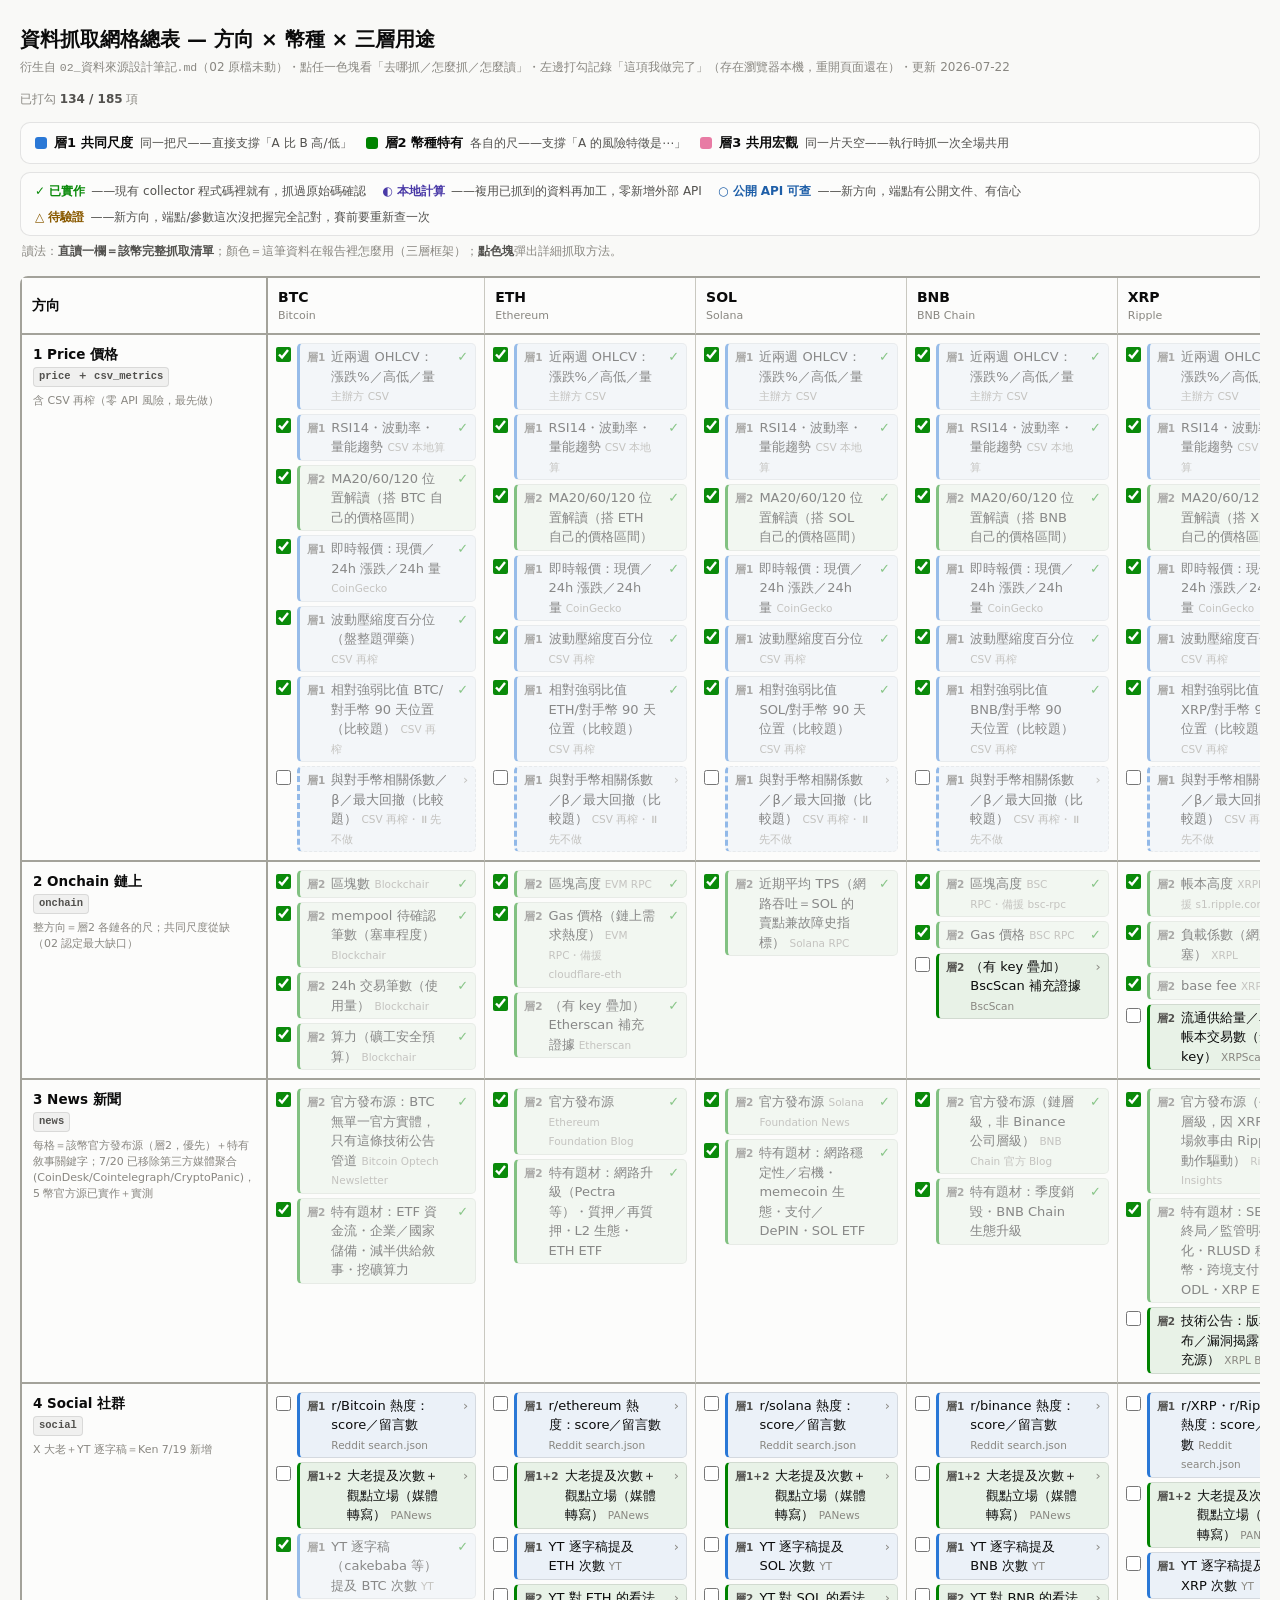
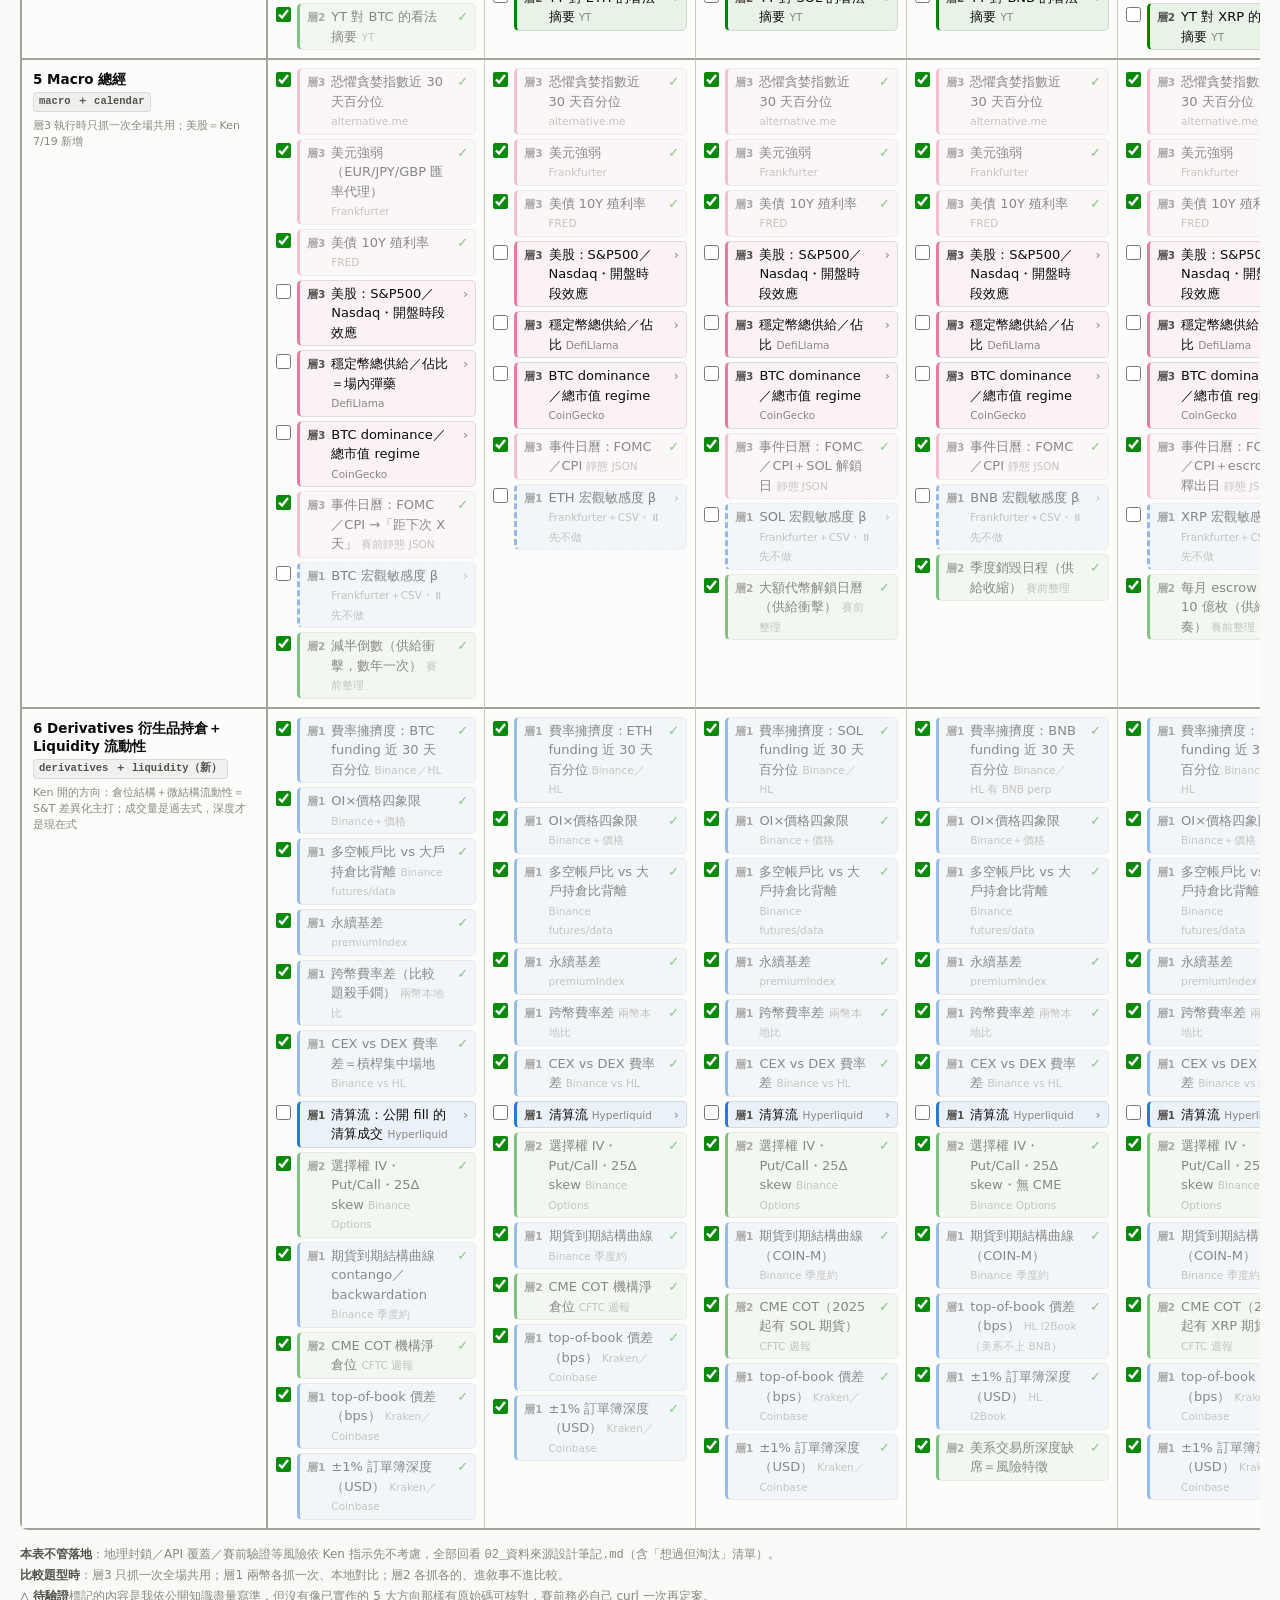
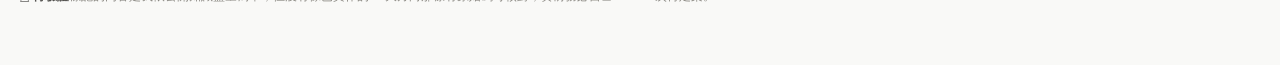
<file: pipeline/02改_資料網格.html>
<!doctype html>
<html lang="zh-Hant">
<head>
<meta charset="utf-8">
<meta name="viewport" content="width=device-width, initial-scale=1">
<title>02改 資料抓取網格總表</title>
<style>
  :root {
    color-scheme: light;
    --page: #f9f9f7;
    --surface: #fcfcfb;
    --ink: #0b0b0b;
    --ink2: #52514e;
    --muted: #898781;
    --line: #c9c8c0;
    --lineStrong: #a3a29a;
    --border: rgba(11,11,11,0.10);
    --l1: #2a78d6;
    --l2: #008300;
    --l3: #e87ba4;
    --st-done: #0a8a0a;
    --st-local: #4a3aa7;
    --st-public: #1f5fa8;
    --st-unverified: #8a5a00;
  }
  @media (prefers-color-scheme: dark) {
    :root {
      color-scheme: dark;
      --page: #0d0d0d;
      --surface: #1a1a19;
      --ink: #ffffff;
      --ink2: #c3c2b7;
      --muted: #898781;
      --line: #3a3a37;
      --lineStrong: #55554f;
      --border: rgba(255,255,255,0.10);
      --l1: #3987e5;
      --l2: #008300;
      --l3: #d55181;
      --st-done: #3ecf3e;
      --st-local: #a89cf0;
      --st-public: #6fa8ea;
      --st-unverified: #e0a63f;
    }
  }
  :root[data-theme="dark"] {
    color-scheme: dark;
    --page: #0d0d0d; --surface: #1a1a19; --ink: #ffffff; --ink2: #c3c2b7; --muted: #898781;
    --line: #3a3a37; --lineStrong: #55554f; --border: rgba(255,255,255,0.10);
    --l1: #3987e5; --l2: #008300; --l3: #d55181;
    --st-done: #3ecf3e; --st-local: #a89cf0; --st-public: #6fa8ea; --st-unverified: #e0a63f;
  }
  :root[data-theme="light"] {
    color-scheme: light;
    --page: #f9f9f7; --surface: #fcfcfb; --ink: #0b0b0b; --ink2: #52514e; --muted: #898781;
    --line: #c9c8c0; --lineStrong: #a3a29a; --border: rgba(11,11,11,0.10);
    --l1: #2a78d6; --l2: #008300; --l3: #e87ba4;
    --st-done: #0a8a0a; --st-local: #4a3aa7; --st-public: #1f5fa8; --st-unverified: #8a5a00;
  }
  * { box-sizing: border-box; }
  body {
    margin: 0;
    background: var(--page);
    color: var(--ink);
    font-family: system-ui, -apple-system, "Segoe UI", "Microsoft JhengHei", sans-serif;
    font-size: 13px;
    line-height: 1.5;
  }
  .wrap { max-width: 1500px; margin: 0 auto; padding: 24px 20px 48px; }
  h1 { font-size: 20px; margin: 0 0 4px; }
  .meta { color: var(--muted); font-size: 12px; margin: 0 0 14px; }
  .meta code { font-family: ui-monospace, Consolas, monospace; font-size: 11.5px; }

  .legend {
    display: flex; flex-wrap: wrap; gap: 8px 14px;
    background: var(--surface); border: 1px solid var(--border); border-radius: 10px;
    padding: 10px 14px; margin-bottom: 6px;
  }
  .legend .item { display: flex; align-items: baseline; gap: 7px; }
  .legend .sw { width: 12px; height: 12px; border-radius: 3px; align-self: center; flex: none; }
  .legend .name { font-weight: 700; white-space: nowrap; }
  .legend .def { color: var(--ink2); font-size: 12px; }

  .legend2 {
    display: flex; flex-wrap: wrap; gap: 8px 16px;
    background: var(--surface); border: 1px solid var(--border); border-radius: 10px;
    padding: 9px 14px; margin: 8px 0 6px; font-size: 12px;
  }
  .legend2 .item { display: flex; align-items: baseline; gap: 6px; color: var(--ink2); }
  .legend2 b { font-weight: 700; }
  .legend2 .done b { color: var(--st-done); }
  .legend2 .local b { color: var(--st-local); }
  .legend2 .public b { color: var(--st-public); }
  .legend2 .unverified b { color: var(--st-unverified); }

  .readkey { color: var(--muted); font-size: 12px; margin: 6px 2px 16px; }
  .readkey b { color: var(--ink2); }

  .scroller { overflow-x: auto; }
  table {
    border-collapse: separate; border-spacing: 0;
    min-width: 1310px; width: 100%;
    background: var(--surface);
    border: 2px solid var(--lineStrong); border-radius: 8px;
  }
  thead th {
    position: sticky; top: 0; z-index: 3;
    background: var(--surface);
    border-bottom: 2px solid var(--lineStrong);
    border-right: 1px solid var(--line);
    padding: 9px 10px;
    text-align: left; font-size: 14px;
  }
  thead th:last-child { border-right: none; }
  thead th .full { display: block; color: var(--muted); font-weight: 400; font-size: 11px; }
  th.corner { position: sticky; left: 0; z-index: 4; border-right: 2px solid var(--lineStrong); }

  td {
    border-right: 1px solid var(--line);
    border-bottom: 1px solid var(--line);
    padding: 8px;
    vertical-align: top;
    width: 20%;
  }
  td:last-child { border-right: none; }
  th.dir {
    position: sticky; left: 0; z-index: 2;
    background: var(--surface);
    width: 148px; min-width: 148px;
    padding: 10px 11px;
    text-align: left; vertical-align: top;
    border-right: 2px solid var(--lineStrong);
    border-bottom: 1px solid var(--line);
  }
  tr.dirend td, tr.dirend th.dir { border-bottom: 2px solid var(--lineStrong); }
  tr:last-child td, tr:last-child th.dir { border-bottom: none; }

  th.dir .zh { font-size: 13.5px; font-weight: 700; display: block; line-height: 1.35; }
  th.dir .col { display: inline-block; margin-top: 4px; font-family: ui-monospace, Consolas, monospace; font-size: 10.5px; color: var(--ink2); background: color-mix(in srgb, var(--ink) 5%, var(--surface)); border: 1px solid var(--border); border-radius: 4px; padding: 1px 5px; }
  th.dir .note { display: block; margin-top: 6px; color: var(--muted); font-size: 11px; font-weight: 400; line-height: 1.45; }

  .chips { display: flex; flex-direction: column; gap: 4px; }
  .chip {
    display: flex; align-items: baseline; gap: 6px;
    padding: 3px 7px;
    border: 1px solid var(--border); border-left: 3px solid var(--c, var(--muted));
    border-radius: 5px;
    background: color-mix(in srgb, var(--c, var(--muted)) 8%, var(--surface));
    font-size: 12px; line-height: 1.45;
  }
  button.chip {
    appearance: none; -webkit-appearance: none;
    font: inherit; text-align: left; width: 100%; color: inherit;
    cursor: pointer;
  }
  button.chip:hover { filter: brightness(1.08); border-color: color-mix(in srgb, var(--c, var(--muted)) 40%, var(--border)); }
  button.chip:focus-visible { outline: 2px solid var(--c, var(--ink2)); outline-offset: 2px; }
  .chip::after { content: '\203a'; margin-left: auto; padding-left: 6px; color: var(--muted); font-size: 13px; flex: none; }
  .chip .t { color: var(--ink2); font-size: 10.5px; font-weight: 700; white-space: nowrap; flex: none; }
  .chip .src { color: var(--muted); font-size: 10.5px; }
  .chip.l1 { --c: var(--l1); }
  .chip.l2 { --c: var(--l2); }
  .chip.l3 { --c: var(--l3); }
  .chip.hold { opacity: .5; border-style: dashed; }
  td .none { color: var(--muted); padding: 3px 7px; display: inline-block; }

  .chip-wrap { display: flex; align-items: flex-start; gap: 6px; }
  .chip-wrap .chip { flex: 1 1 auto; width: auto; min-width: 0; }
  .chip-check-label { flex: none; display: flex; align-items: center; height: 100%; padding-top: 4px; cursor: pointer; }
  .chip-check { width: 15px; height: 15px; margin: 0; cursor: pointer; accent-color: var(--st-done); }
  .chip.is-done { opacity: .48; }
  .chip.is-done::after { content: '\2713'; color: var(--st-done); font-weight: 700; }

  .progress { color: var(--muted); font-size: 12px; margin: 0 0 14px; }
  .progress b { color: var(--ink2); }

  .foot { color: var(--muted); font-size: 12px; margin-top: 14px; line-height: 1.7; }
  .foot b { color: var(--ink2); }

  /* ── modal ─────────────────────────────────────────── */
  .modal-overlay {
    position: fixed; inset: 0; background: rgba(0,0,0,.5);
    display: flex; align-items: center; justify-content: center;
    padding: 24px; z-index: 50;
  }
  .modal-overlay[hidden] { display: none; }
  .modal {
    background: var(--surface); border: 1px solid var(--border); border-radius: 12px;
    max-width: 640px; width: 100%; max-height: 85vh; overflow-y: auto;
    padding: 22px 24px; position: relative;
    box-shadow: 0 12px 40px rgba(0,0,0,.3);
  }
  .modal:focus { outline: none; }
  .modal-close {
    position: absolute; top: 14px; right: 14px;
    background: transparent; border: 1px solid var(--border); border-radius: 6px;
    width: 28px; height: 28px; cursor: pointer; color: var(--ink2); font-size: 14px; line-height: 1;
  }
  .modal-close:hover { background: color-mix(in srgb, var(--ink) 6%, var(--surface)); }
  .modal-head { display: flex; align-items: center; gap: 10px; flex-wrap: wrap; margin: 0 0 14px; padding-right: 30px; }
  .modal-head h2 { font-size: 17px; margin: 0; }
  .modal-badge { font-size: 11px; font-weight: 700; padding: 3px 9px; border-radius: 99px; border: 1px solid var(--border); white-space: nowrap; }
  .modal-badge.done { color: var(--st-done); }
  .modal-badge.local { color: var(--st-local); }
  .modal-badge.public { color: var(--st-public); }
  .modal-badge.unverified { color: var(--st-unverified); }
  .modal-callout {
    background: color-mix(in srgb, var(--st-unverified) 12%, var(--surface));
    border: 1px solid color-mix(in srgb, var(--st-unverified) 35%, var(--border));
    border-left: 3px solid var(--st-unverified);
    border-radius: 8px;
    padding: 10px 12px;
    margin: 0 0 16px;
    font-size: 13px;
    line-height: 1.7;
    color: var(--ink);
  }
  .modal-callout b { color: var(--st-unverified); }
  .modal-body section { margin-bottom: 16px; }
  .modal-body section:last-child { margin-bottom: 0; }
  .modal-body h3 { font-size: 12px; text-transform: uppercase; letter-spacing: .03em; color: var(--muted); margin: 0 0 6px; font-weight: 700; }
  .modal-body .content { font-size: 13.5px; line-height: 1.75; color: var(--ink); }
  .modal-body code {
    font-family: ui-monospace, Consolas, monospace; font-size: 12px;
    background: color-mix(in srgb, var(--ink) 6%, var(--surface));
    border: 1px solid var(--border); border-radius: 4px; padding: 1px 5px;
  }
</style>
</head>
<body>
<div class="wrap">

  <h1>資料抓取網格總表 — 方向 × 幣種 × 三層用途</h1>
  <p class="meta">衍生自 <code>02_資料來源設計筆記.md</code>（02 原檔未動）・點任一色塊看「去哪抓／怎麼抓／怎麼讀」・左邊打勾記錄「這項我做完了」（存在瀏覽器本機，重開頁面還在）・更新 2026-07-22</p>
  <p class="progress" id="checklistProgress"></p>

  <div class="legend">
    <div class="item"><span class="sw" style="background:var(--l1)"></span><span class="name">層1 共同尺度</span><span class="def">同一把尺——直接支撐「A 比 B 高/低」</span></div>
    <div class="item"><span class="sw" style="background:var(--l2)"></span><span class="name">層2 幣種特有</span><span class="def">各自的尺——支撐「A 的風險特徵是⋯」</span></div>
    <div class="item"><span class="sw" style="background:var(--l3)"></span><span class="name">層3 共用宏觀</span><span class="def">同一片天空——執行時抓一次全場共用</span></div>
  </div>

  <div class="legend2">
    <span class="item done"><b>✓ 已實作</b>——現有 collector 程式碼裡就有，抓過原始碼確認</span>
    <span class="item local"><b>◐ 本地計算</b>——複用已抓到的資料再加工，零新增外部 API</span>
    <span class="item public"><b>○ 公開 API 可查</b>——新方向，端點有公開文件、有信心</span>
    <span class="item unverified"><b>△ 待驗證</b>——新方向，端點/參數這次沒把握完全記對，賽前要重新查一次</span>
  </div>

  <p class="readkey">讀法：<b>直讀一欄＝該幣完整抓取清單</b>；顏色＝這筆資料在報告裡怎麼用（三層框架）；<b>點色塊</b>彈出詳細抓取方法。</p>

  <div class="scroller">
  <table>
    <colgroup><col style="width:148px"><col><col><col><col><col></colgroup>
    <thead>
      <tr>
        <th class="corner">方向</th>
        <th>BTC<span class="full">Bitcoin</span></th>
        <th>ETH<span class="full">Ethereum</span></th>
        <th>SOL<span class="full">Solana</span></th>
        <th>BNB<span class="full">BNB Chain</span></th>
        <th>XRP<span class="full">Ripple</span></th>
      </tr>
    </thead>
    <tbody>

    <!-- 1 Price -->
    <tr class="dirend">
      <th class="dir"><span class="zh">1&nbsp;Price 價格</span><span class="col">price ＋ csv_metrics</span><span class="note">含 CSV 再榨（零 API 風險，最先做）</span></th>
      <td><div class="chips">
        <button type="button" class="chip l1" data-spec="ohlcv-csv" data-coin="BTC"><span class="t">層1</span><span>近兩週 OHLCV：漲跌%／高低／量 <span class="src">主辦方 CSV</span></span></button>
        <button type="button" class="chip l1" data-spec="tech-indicators" data-coin="BTC"><span class="t">層1</span><span>RSI14・波動率・量能趨勢 <span class="src">CSV 本地算</span></span></button>
        <button type="button" class="chip l2" data-spec="tech-indicators" data-coin="BTC"><span class="t">層2</span><span>MA20/60/120 位置解讀（搭 BTC 自己的價格區間）</span></button>
        <button type="button" class="chip l1" data-spec="realtime-price" data-coin="BTC"><span class="t">層1</span><span>即時報價：現價／24h 漲跌／24h 量 <span class="src">CoinGecko</span></span></button>
        <button type="button" class="chip l1" data-spec="vol-compression" data-coin="BTC"><span class="t">層1</span><span>波動壓縮度百分位（盤整題彈藥） <span class="src">CSV 再榨</span></span></button>
        <button type="button" class="chip l1" data-spec="relative-strength" data-coin="BTC"><span class="t">層1</span><span>相對強弱比值 BTC/對手幣 90 天位置（比較題） <span class="src">CSV 再榨</span></span></button>
        <button type="button" class="chip l1 hold" data-spec="correlation-beta" data-coin="BTC"><span class="t">層1</span><span>與對手幣相關係數／β／最大回撤（比較題） <span class="src">CSV 再榨・⏸先不做</span></span></button>
      </div></td>
      <td><div class="chips">
        <button type="button" class="chip l1" data-spec="ohlcv-csv" data-coin="ETH"><span class="t">層1</span><span>近兩週 OHLCV：漲跌%／高低／量 <span class="src">主辦方 CSV</span></span></button>
        <button type="button" class="chip l1" data-spec="tech-indicators" data-coin="ETH"><span class="t">層1</span><span>RSI14・波動率・量能趨勢 <span class="src">CSV 本地算</span></span></button>
        <button type="button" class="chip l2" data-spec="tech-indicators" data-coin="ETH"><span class="t">層2</span><span>MA20/60/120 位置解讀（搭 ETH 自己的價格區間）</span></button>
        <button type="button" class="chip l1" data-spec="realtime-price" data-coin="ETH"><span class="t">層1</span><span>即時報價：現價／24h 漲跌／24h 量 <span class="src">CoinGecko</span></span></button>
        <button type="button" class="chip l1" data-spec="vol-compression" data-coin="ETH"><span class="t">層1</span><span>波動壓縮度百分位 <span class="src">CSV 再榨</span></span></button>
        <button type="button" class="chip l1" data-spec="relative-strength" data-coin="ETH"><span class="t">層1</span><span>相對強弱比值 ETH/對手幣 90 天位置（比較題） <span class="src">CSV 再榨</span></span></button>
        <button type="button" class="chip l1 hold" data-spec="correlation-beta" data-coin="ETH"><span class="t">層1</span><span>與對手幣相關係數／β／最大回撤（比較題） <span class="src">CSV 再榨・⏸先不做</span></span></button>
      </div></td>
      <td><div class="chips">
        <button type="button" class="chip l1" data-spec="ohlcv-csv" data-coin="SOL"><span class="t">層1</span><span>近兩週 OHLCV：漲跌%／高低／量 <span class="src">主辦方 CSV</span></span></button>
        <button type="button" class="chip l1" data-spec="tech-indicators" data-coin="SOL"><span class="t">層1</span><span>RSI14・波動率・量能趨勢 <span class="src">CSV 本地算</span></span></button>
        <button type="button" class="chip l2" data-spec="tech-indicators" data-coin="SOL"><span class="t">層2</span><span>MA20/60/120 位置解讀（搭 SOL 自己的價格區間）</span></button>
        <button type="button" class="chip l1" data-spec="realtime-price" data-coin="SOL"><span class="t">層1</span><span>即時報價：現價／24h 漲跌／24h 量 <span class="src">CoinGecko</span></span></button>
        <button type="button" class="chip l1" data-spec="vol-compression" data-coin="SOL"><span class="t">層1</span><span>波動壓縮度百分位 <span class="src">CSV 再榨</span></span></button>
        <button type="button" class="chip l1" data-spec="relative-strength" data-coin="SOL"><span class="t">層1</span><span>相對強弱比值 SOL/對手幣 90 天位置（比較題） <span class="src">CSV 再榨</span></span></button>
        <button type="button" class="chip l1 hold" data-spec="correlation-beta" data-coin="SOL"><span class="t">層1</span><span>與對手幣相關係數／β／最大回撤（比較題） <span class="src">CSV 再榨・⏸先不做</span></span></button>
      </div></td>
      <td><div class="chips">
        <button type="button" class="chip l1" data-spec="ohlcv-csv" data-coin="BNB"><span class="t">層1</span><span>近兩週 OHLCV：漲跌%／高低／量 <span class="src">主辦方 CSV</span></span></button>
        <button type="button" class="chip l1" data-spec="tech-indicators" data-coin="BNB"><span class="t">層1</span><span>RSI14・波動率・量能趨勢 <span class="src">CSV 本地算</span></span></button>
        <button type="button" class="chip l2" data-spec="tech-indicators" data-coin="BNB"><span class="t">層2</span><span>MA20/60/120 位置解讀（搭 BNB 自己的價格區間）</span></button>
        <button type="button" class="chip l1" data-spec="realtime-price" data-coin="BNB"><span class="t">層1</span><span>即時報價：現價／24h 漲跌／24h 量 <span class="src">CoinGecko</span></span></button>
        <button type="button" class="chip l1" data-spec="vol-compression" data-coin="BNB"><span class="t">層1</span><span>波動壓縮度百分位 <span class="src">CSV 再榨</span></span></button>
        <button type="button" class="chip l1" data-spec="relative-strength" data-coin="BNB"><span class="t">層1</span><span>相對強弱比值 BNB/對手幣 90 天位置（比較題） <span class="src">CSV 再榨</span></span></button>
        <button type="button" class="chip l1 hold" data-spec="correlation-beta" data-coin="BNB"><span class="t">層1</span><span>與對手幣相關係數／β／最大回撤（比較題） <span class="src">CSV 再榨・⏸先不做</span></span></button>
      </div></td>
      <td><div class="chips">
        <button type="button" class="chip l1" data-spec="ohlcv-csv" data-coin="XRP"><span class="t">層1</span><span>近兩週 OHLCV：漲跌%／高低／量 <span class="src">主辦方 CSV</span></span></button>
        <button type="button" class="chip l1" data-spec="tech-indicators" data-coin="XRP"><span class="t">層1</span><span>RSI14・波動率・量能趨勢 <span class="src">CSV 本地算</span></span></button>
        <button type="button" class="chip l2" data-spec="tech-indicators" data-coin="XRP"><span class="t">層2</span><span>MA20/60/120 位置解讀（搭 XRP 自己的價格區間）</span></button>
        <button type="button" class="chip l1" data-spec="realtime-price" data-coin="XRP"><span class="t">層1</span><span>即時報價：現價／24h 漲跌／24h 量 <span class="src">CoinGecko</span></span></button>
        <button type="button" class="chip l1" data-spec="vol-compression" data-coin="XRP"><span class="t">層1</span><span>波動壓縮度百分位 <span class="src">CSV 再榨</span></span></button>
        <button type="button" class="chip l1" data-spec="relative-strength" data-coin="XRP"><span class="t">層1</span><span>相對強弱比值 XRP/對手幣 90 天位置（比較題） <span class="src">CSV 再榨</span></span></button>
        <button type="button" class="chip l1 hold" data-spec="correlation-beta" data-coin="XRP"><span class="t">層1</span><span>與對手幣相關係數／β／最大回撤（比較題） <span class="src">CSV 再榨・⏸先不做</span></span></button>
      </div></td>
    </tr>

    <!-- 2 Onchain -->
    <tr class="dirend">
      <th class="dir"><span class="zh">2&nbsp;Onchain 鏈上</span><span class="col">onchain</span><span class="note">整方向＝層2 各鏈各的尺；共同尺度從缺（02 認定最大缺口）</span></th>
      <td><div class="chips">
        <button type="button" class="chip l2" data-spec="btc-blockchair" data-coin="BTC"><span class="t">層2</span><span>區塊數 <span class="src">Blockchair</span></span></button>
        <button type="button" class="chip l2" data-spec="btc-blockchair" data-coin="BTC"><span class="t">層2</span><span>mempool 待確認筆數（塞車程度） <span class="src">Blockchair</span></span></button>
        <button type="button" class="chip l2" data-spec="btc-blockchair" data-coin="BTC"><span class="t">層2</span><span>24h 交易筆數（使用量） <span class="src">Blockchair</span></span></button>
        <button type="button" class="chip l2" data-spec="btc-blockchair" data-coin="BTC"><span class="t">層2</span><span>算力（礦工安全預算） <span class="src">Blockchair</span></span></button>
      </div></td>
      <td><div class="chips">
        <button type="button" class="chip l2" data-spec="evm-rpc" data-coin="ETH"><span class="t">層2</span><span>區塊高度 <span class="src">EVM RPC</span></span></button>
        <button type="button" class="chip l2" data-spec="evm-rpc" data-coin="ETH"><span class="t">層2</span><span>Gas 價格（鏈上需求熱度） <span class="src">EVM RPC・備援 cloudflare-eth</span></span></button>
        <button type="button" class="chip l2" data-spec="scan-api-supply" data-coin="ETH"><span class="t">層2</span><span>（有 key 疊加）Etherscan 補充證據 <span class="src">Etherscan</span></span></button>
      </div></td>
      <td><div class="chips">
        <button type="button" class="chip l2" data-spec="solana-tps" data-coin="SOL"><span class="t">層2</span><span>近期平均 TPS（網路吞吐＝SOL 的賣點兼故障史指標） <span class="src">Solana RPC</span></span></button>
      </div></td>
      <td><div class="chips">
        <button type="button" class="chip l2" data-spec="evm-rpc" data-coin="BNB"><span class="t">層2</span><span>區塊高度 <span class="src">BSC RPC・備援 bsc-rpc</span></span></button>
        <button type="button" class="chip l2" data-spec="evm-rpc" data-coin="BNB"><span class="t">層2</span><span>Gas 價格 <span class="src">BSC RPC</span></span></button>
        <button type="button" class="chip l2" data-spec="scan-api-supply" data-coin="BNB"><span class="t">層2</span><span>（有 key 疊加）BscScan 補充證據 <span class="src">BscScan</span></span></button>
      </div></td>
      <td><div class="chips">
        <button type="button" class="chip l2" data-spec="xrpl-server-info" data-coin="XRP"><span class="t">層2</span><span>帳本高度 <span class="src">XRPL・備援 s1.ripple.com</span></span></button>
        <button type="button" class="chip l2" data-spec="xrpl-server-info" data-coin="XRP"><span class="t">層2</span><span>負載係數（網路壅塞） <span class="src">XRPL</span></span></button>
        <button type="button" class="chip l2" data-spec="xrpl-server-info" data-coin="XRP"><span class="t">層2</span><span>base fee <span class="src">XRPL</span></span></button>
        <button type="button" class="chip l2" data-spec="xrpscan-supply" data-coin="XRP"><span class="t">層2</span><span>流通供給量／單筆帳本交易數（免 key） <span class="src">XRPScan</span></span></button>
      </div></td>
    </tr>

    <!-- 3 News -->
    <tr class="dirend">
      <th class="dir"><span class="zh">3&nbsp;News 新聞</span><span class="col">news</span><span class="note">每格＝該幣官方發布源（層2，優先）＋特有敘事關鍵字；7/20 已移除第三方媒體聚合(CoinDesk/Cointelegraph/CryptoPanic)，5 幣官方源已實作＋實測</span></th>
      <td><div class="chips">
        <button type="button" class="chip l2" data-spec="btc-optech-newsletter" data-coin="BTC"><span class="t">層2</span><span>官方發布源：BTC 無單一官方實體，只有這條技術公告管道 <span class="src">Bitcoin Optech Newsletter</span></span></button>
        <button type="button" class="chip l2" data-spec="news-coin-keywords" data-coin="BTC"><span class="t">層2</span><span>特有題材：ETF 資金流・企業／國家儲備・減半供給敘事・挖礦算力</span></button>
      </div></td>
      <td><div class="chips">
        <button type="button" class="chip l2" data-spec="eth-foundation-blog" data-coin="ETH"><span class="t">層2</span><span>官方發布源 <span class="src">Ethereum Foundation Blog</span></span></button>
        <button type="button" class="chip l2" data-spec="news-coin-keywords" data-coin="ETH"><span class="t">層2</span><span>特有題材：網路升級（Pectra 等）・質押／再質押・L2 生態・ETH ETF</span></button>
      </div></td>
      <td><div class="chips">
        <button type="button" class="chip l2" data-spec="sol-foundation-news" data-coin="SOL"><span class="t">層2</span><span>官方發布源 <span class="src">Solana Foundation News</span></span></button>
        <button type="button" class="chip l2" data-spec="news-coin-keywords" data-coin="SOL"><span class="t">層2</span><span>特有題材：網路穩定性／宕機・memecoin 生態・支付／DePIN・SOL ETF</span></button>
      </div></td>
      <td><div class="chips">
        <button type="button" class="chip l2" data-spec="bnbchain-blog" data-coin="BNB"><span class="t">層2</span><span>官方發布源（鏈層級，非 Binance 公司層級） <span class="src">BNB Chain 官方 Blog</span></span></button>
        <button type="button" class="chip l2" data-spec="news-coin-keywords" data-coin="BNB"><span class="t">層2</span><span>特有題材：季度銷毀・BNB Chain 生態升級</span></button>
      </div></td>
      <td><div class="chips">
        <button type="button" class="chip l2" data-spec="ripple-insights" data-coin="XRP"><span class="t">層2</span><span>官方發布源（公司層級，因 XRP 市場敘事由 Ripple 動作驅動） <span class="src">Ripple Insights</span></span></button>
        <button type="button" class="chip l2" data-spec="news-coin-keywords" data-coin="XRP"><span class="t">層2</span><span>特有題材：SEC 案終局／監管明確化・RLUSD 穩定幣・跨境支付 ODL・XRP ETF</span></button>
        <button type="button" class="chip l2" data-spec="xrpl-blog" data-coin="XRP"><span class="t">層2</span><span>技術公告：版本發布／漏洞揭露（補充源） <span class="src">XRPL Blog</span></span></button>
      </div></td>
    </tr>

    <!-- 4 Social -->
    <tr class="dirend">
      <th class="dir"><span class="zh">4&nbsp;Social 社群</span><span class="col">social</span><span class="note">X 大老＋YT 逐字稿＝Ken 7/19 新增</span></th>
      <td><div class="chips">
        <button type="button" class="chip l1" data-spec="reddit-search" data-coin="BTC"><span class="t">層1</span><span>r/Bitcoin 熱度：score／留言數 <span class="src">Reddit search.json</span></span></button>
        <button type="button" class="chip l1 l2" data-spec="x-mention-count" data-coin="BTC"><span class="t">層1+2</span><span>大老提及次數＋觀點立場（媒體轉寫） <span class="src">PANews</span></span></button>
        <button type="button" class="chip l1" data-spec="yt-transcript" data-coin="BTC"><span class="t">層1</span><span>YT 逐字稿（cakebaba 等）提及 BTC 次數 <span class="src">YT</span></span></button>
        <button type="button" class="chip l2" data-spec="yt-transcript" data-coin="BTC"><span class="t">層2</span><span>YT 對 BTC 的看法摘要 <span class="src">YT</span></span></button>
      </div></td>
      <td><div class="chips">
        <button type="button" class="chip l1" data-spec="reddit-search" data-coin="ETH"><span class="t">層1</span><span>r/ethereum 熱度：score／留言數 <span class="src">Reddit search.json</span></span></button>
        <button type="button" class="chip l1 l2" data-spec="x-mention-count" data-coin="ETH"><span class="t">層1+2</span><span>大老提及次數＋觀點立場（媒體轉寫） <span class="src">PANews</span></span></button>
        <button type="button" class="chip l1" data-spec="yt-transcript" data-coin="ETH"><span class="t">層1</span><span>YT 逐字稿提及 ETH 次數 <span class="src">YT</span></span></button>
        <button type="button" class="chip l2" data-spec="yt-transcript" data-coin="ETH"><span class="t">層2</span><span>YT 對 ETH 的看法摘要 <span class="src">YT</span></span></button>
      </div></td>
      <td><div class="chips">
        <button type="button" class="chip l1" data-spec="reddit-search" data-coin="SOL"><span class="t">層1</span><span>r/solana 熱度：score／留言數 <span class="src">Reddit search.json</span></span></button>
        <button type="button" class="chip l1 l2" data-spec="x-mention-count" data-coin="SOL"><span class="t">層1+2</span><span>大老提及次數＋觀點立場（媒體轉寫） <span class="src">PANews</span></span></button>
        <button type="button" class="chip l1" data-spec="yt-transcript" data-coin="SOL"><span class="t">層1</span><span>YT 逐字稿提及 SOL 次數 <span class="src">YT</span></span></button>
        <button type="button" class="chip l2" data-spec="yt-transcript" data-coin="SOL"><span class="t">層2</span><span>YT 對 SOL 的看法摘要 <span class="src">YT</span></span></button>
      </div></td>
      <td><div class="chips">
        <button type="button" class="chip l1" data-spec="reddit-search" data-coin="BNB"><span class="t">層1</span><span>r/binance 熱度：score／留言數 <span class="src">Reddit search.json</span></span></button>
        <button type="button" class="chip l1 l2" data-spec="x-mention-count" data-coin="BNB"><span class="t">層1+2</span><span>大老提及次數＋觀點立場（媒體轉寫） <span class="src">PANews</span></span></button>
        <button type="button" class="chip l1" data-spec="yt-transcript" data-coin="BNB"><span class="t">層1</span><span>YT 逐字稿提及 BNB 次數 <span class="src">YT</span></span></button>
        <button type="button" class="chip l2" data-spec="yt-transcript" data-coin="BNB"><span class="t">層2</span><span>YT 對 BNB 的看法摘要 <span class="src">YT</span></span></button>
      </div></td>
      <td><div class="chips">
        <button type="button" class="chip l1" data-spec="reddit-search" data-coin="XRP"><span class="t">層1</span><span>r/XRP・r/Ripple 熱度：score／留言數 <span class="src">Reddit search.json</span></span></button>
        <button type="button" class="chip l1 l2" data-spec="x-mention-count" data-coin="XRP"><span class="t">層1+2</span><span>大老提及次數＋觀點立場（媒體轉寫） <span class="src">PANews</span></span></button>
        <button type="button" class="chip l1" data-spec="yt-transcript" data-coin="XRP"><span class="t">層1</span><span>YT 逐字稿提及 XRP 次數 <span class="src">YT</span></span></button>
        <button type="button" class="chip l2" data-spec="yt-transcript" data-coin="XRP"><span class="t">層2</span><span>YT 對 XRP 的看法摘要 <span class="src">YT</span></span></button>
      </div></td>
    </tr>

    <!-- 5 Macro -->
    <tr class="dirend">
      <th class="dir"><span class="zh">5&nbsp;Macro 總經</span><span class="col">macro ＋ calendar</span><span class="note">層3 執行時只抓一次全場共用；美股＝Ken 7/19 新增</span></th>
      <td><div class="chips">
        <button type="button" class="chip l3" data-spec="fear-greed" data-coin="BTC"><span class="t">層3</span><span>恐懼貪婪指數近 30 天百分位 <span class="src">alternative.me</span></span></button>
        <button type="button" class="chip l3" data-spec="usd-fx" data-coin="BTC"><span class="t">層3</span><span>美元強弱（EUR/JPY/GBP 匯率代理） <span class="src">Frankfurter</span></span></button>
        <button type="button" class="chip l3" data-spec="us-treasury-10y" data-coin="BTC"><span class="t">層3</span><span>美債 10Y 殖利率 <span class="src">FRED</span></span></button>
        <button type="button" class="chip l3" data-spec="us-stocks" data-coin="BTC"><span class="t">層3</span><span>美股：S&amp;P500／Nasdaq・開盤時段效應</span></button>
        <button type="button" class="chip l3" data-spec="stablecoin-supply" data-coin="BTC"><span class="t">層3</span><span>穩定幣總供給／佔比＝場內彈藥 <span class="src">DefiLlama</span></span></button>
        <button type="button" class="chip l3" data-spec="btc-dominance" data-coin="BTC"><span class="t">層3</span><span>BTC dominance／總市值 regime <span class="src">CoinGecko</span></span></button>
        <button type="button" class="chip l3" data-spec="event-calendar" data-coin="BTC"><span class="t">層3</span><span>事件日曆：FOMC／CPI →「距下次 X 天」 <span class="src">賽前靜態 JSON</span></span></button>
        <button type="button" class="chip l1 hold" data-spec="macro-sensitivity-beta" data-coin="BTC"><span class="t">層1</span><span>BTC 宏觀敏感度 β <span class="src">Frankfurter＋CSV・⏸先不做</span></span></button>
        <button type="button" class="chip l2" data-spec="coin-unlock-calendar" data-coin="BTC"><span class="t">層2</span><span>減半倒數（供給衝擊，數年一次） <span class="src">賽前整理</span></span></button>
      </div></td>
      <td><div class="chips">
        <button type="button" class="chip l3" data-spec="fear-greed" data-coin="ETH"><span class="t">層3</span><span>恐懼貪婪指數近 30 天百分位 <span class="src">alternative.me</span></span></button>
        <button type="button" class="chip l3" data-spec="usd-fx" data-coin="ETH"><span class="t">層3</span><span>美元強弱 <span class="src">Frankfurter</span></span></button>
        <button type="button" class="chip l3" data-spec="us-treasury-10y" data-coin="ETH"><span class="t">層3</span><span>美債 10Y 殖利率 <span class="src">FRED</span></span></button>
        <button type="button" class="chip l3" data-spec="us-stocks" data-coin="ETH"><span class="t">層3</span><span>美股：S&amp;P500／Nasdaq・開盤時段效應</span></button>
        <button type="button" class="chip l3" data-spec="stablecoin-supply" data-coin="ETH"><span class="t">層3</span><span>穩定幣總供給／佔比 <span class="src">DefiLlama</span></span></button>
        <button type="button" class="chip l3" data-spec="btc-dominance" data-coin="ETH"><span class="t">層3</span><span>BTC dominance／總市值 regime <span class="src">CoinGecko</span></span></button>
        <button type="button" class="chip l3" data-spec="event-calendar" data-coin="ETH"><span class="t">層3</span><span>事件日曆：FOMC／CPI <span class="src">靜態 JSON</span></span></button>
        <button type="button" class="chip l1 hold" data-spec="macro-sensitivity-beta" data-coin="ETH"><span class="t">層1</span><span>ETH 宏觀敏感度 β <span class="src">Frankfurter＋CSV・⏸先不做</span></span></button>
      </div></td>
      <td><div class="chips">
        <button type="button" class="chip l3" data-spec="fear-greed" data-coin="SOL"><span class="t">層3</span><span>恐懼貪婪指數近 30 天百分位 <span class="src">alternative.me</span></span></button>
        <button type="button" class="chip l3" data-spec="usd-fx" data-coin="SOL"><span class="t">層3</span><span>美元強弱 <span class="src">Frankfurter</span></span></button>
        <button type="button" class="chip l3" data-spec="us-treasury-10y" data-coin="SOL"><span class="t">層3</span><span>美債 10Y 殖利率 <span class="src">FRED</span></span></button>
        <button type="button" class="chip l3" data-spec="us-stocks" data-coin="SOL"><span class="t">層3</span><span>美股：S&amp;P500／Nasdaq・開盤時段效應</span></button>
        <button type="button" class="chip l3" data-spec="stablecoin-supply" data-coin="SOL"><span class="t">層3</span><span>穩定幣總供給／佔比 <span class="src">DefiLlama</span></span></button>
        <button type="button" class="chip l3" data-spec="btc-dominance" data-coin="SOL"><span class="t">層3</span><span>BTC dominance／總市值 regime <span class="src">CoinGecko</span></span></button>
        <button type="button" class="chip l3" data-spec="event-calendar" data-coin="SOL"><span class="t">層3</span><span>事件日曆：FOMC／CPI＋SOL 解鎖日 <span class="src">靜態 JSON</span></span></button>
        <button type="button" class="chip l1 hold" data-spec="macro-sensitivity-beta" data-coin="SOL"><span class="t">層1</span><span>SOL 宏觀敏感度 β <span class="src">Frankfurter＋CSV・⏸先不做</span></span></button>
        <button type="button" class="chip l2" data-spec="coin-unlock-calendar" data-coin="SOL"><span class="t">層2</span><span>大額代幣解鎖日曆（供給衝擊） <span class="src">賽前整理</span></span></button>
      </div></td>
      <td><div class="chips">
        <button type="button" class="chip l3" data-spec="fear-greed" data-coin="BNB"><span class="t">層3</span><span>恐懼貪婪指數近 30 天百分位 <span class="src">alternative.me</span></span></button>
        <button type="button" class="chip l3" data-spec="usd-fx" data-coin="BNB"><span class="t">層3</span><span>美元強弱 <span class="src">Frankfurter</span></span></button>
        <button type="button" class="chip l3" data-spec="us-treasury-10y" data-coin="BNB"><span class="t">層3</span><span>美債 10Y 殖利率 <span class="src">FRED</span></span></button>
        <button type="button" class="chip l3" data-spec="us-stocks" data-coin="BNB"><span class="t">層3</span><span>美股：S&amp;P500／Nasdaq・開盤時段效應</span></button>
        <button type="button" class="chip l3" data-spec="stablecoin-supply" data-coin="BNB"><span class="t">層3</span><span>穩定幣總供給／佔比 <span class="src">DefiLlama</span></span></button>
        <button type="button" class="chip l3" data-spec="btc-dominance" data-coin="BNB"><span class="t">層3</span><span>BTC dominance／總市值 regime <span class="src">CoinGecko</span></span></button>
        <button type="button" class="chip l3" data-spec="event-calendar" data-coin="BNB"><span class="t">層3</span><span>事件日曆：FOMC／CPI <span class="src">靜態 JSON</span></span></button>
        <button type="button" class="chip l1 hold" data-spec="macro-sensitivity-beta" data-coin="BNB"><span class="t">層1</span><span>BNB 宏觀敏感度 β <span class="src">Frankfurter＋CSV・⏸先不做</span></span></button>
        <button type="button" class="chip l2" data-spec="coin-unlock-calendar" data-coin="BNB"><span class="t">層2</span><span>季度銷毀日程（供給收縮） <span class="src">賽前整理</span></span></button>
      </div></td>
      <td><div class="chips">
        <button type="button" class="chip l3" data-spec="fear-greed" data-coin="XRP"><span class="t">層3</span><span>恐懼貪婪指數近 30 天百分位 <span class="src">alternative.me</span></span></button>
        <button type="button" class="chip l3" data-spec="usd-fx" data-coin="XRP"><span class="t">層3</span><span>美元強弱 <span class="src">Frankfurter</span></span></button>
        <button type="button" class="chip l3" data-spec="us-treasury-10y" data-coin="XRP"><span class="t">層3</span><span>美債 10Y 殖利率 <span class="src">FRED</span></span></button>
        <button type="button" class="chip l3" data-spec="us-stocks" data-coin="XRP"><span class="t">層3</span><span>美股：S&amp;P500／Nasdaq・開盤時段效應</span></button>
        <button type="button" class="chip l3" data-spec="stablecoin-supply" data-coin="XRP"><span class="t">層3</span><span>穩定幣總供給／佔比 <span class="src">DefiLlama</span></span></button>
        <button type="button" class="chip l3" data-spec="btc-dominance" data-coin="XRP"><span class="t">層3</span><span>BTC dominance／總市值 regime <span class="src">CoinGecko</span></span></button>
        <button type="button" class="chip l3" data-spec="event-calendar" data-coin="XRP"><span class="t">層3</span><span>事件日曆：FOMC／CPI＋escrow 釋出日 <span class="src">靜態 JSON</span></span></button>
        <button type="button" class="chip l1 hold" data-spec="macro-sensitivity-beta" data-coin="XRP"><span class="t">層1</span><span>XRP 宏觀敏感度 β <span class="src">Frankfurter＋CSV・⏸先不做</span></span></button>
        <button type="button" class="chip l2" data-spec="coin-unlock-calendar" data-coin="XRP"><span class="t">層2</span><span>每月 escrow 釋出 10 億枚（供給節奏） <span class="src">賽前整理</span></span></button>
      </div></td>
    </tr>

    <!-- 6 Derivatives + Liquidity -->
    <tr>
      <th class="dir"><span class="zh">6&nbsp;Derivatives 衍生品持倉＋Liquidity 流動性</span><span class="col">derivatives ＋ liquidity（新）</span><span class="note">Ken 開的方向：倉位結構＋微結構流動性＝S&amp;T 差異化主打；成交量是過去式，深度才是現在式</span></th>
      <td><div class="chips">
        <button type="button" class="chip l1" data-spec="funding-rate-percentile" data-coin="BTC"><span class="t">層1</span><span>費率擁擠度：BTC funding 近 30 天百分位 <span class="src">Binance／HL</span></span></button>
        <button type="button" class="chip l1" data-spec="oi-price-quadrant" data-coin="BTC"><span class="t">層1</span><span>OI×價格四象限 <span class="src">Binance＋價格</span></span></button>
        <button type="button" class="chip l1" data-spec="long-short-ratio" data-coin="BTC"><span class="t">層1</span><span>多空帳戶比 vs 大戶持倉比背離 <span class="src">Binance futures/data</span></span></button>
        <button type="button" class="chip l1" data-spec="perp-basis" data-coin="BTC"><span class="t">層1</span><span>永續基差 <span class="src">premiumIndex</span></span></button>
        <button type="button" class="chip l1" data-spec="cross-coin-funding-diff" data-coin="BTC"><span class="t">層1</span><span>跨幣費率差（比較題殺手鐧） <span class="src">兩幣本地比</span></span></button>
        <button type="button" class="chip l1" data-spec="cex-dex-funding-diff" data-coin="BTC"><span class="t">層1</span><span>CEX vs DEX 費率差＝槓桿集中場地 <span class="src">Binance vs HL</span></span></button>
        <button type="button" class="chip l1" data-spec="liquidation-flow-hl" data-coin="BTC"><span class="t">層1</span><span>清算流：公開 fill 的清算成交 <span class="src">Hyperliquid</span></span></button>
        <button type="button" class="chip l2" data-spec="options-deribit" data-coin="BTC"><span class="t">層2</span><span>選擇權 IV・Put/Call・25Δ skew <span class="src">Binance Options</span></span></button>
        <button type="button" class="chip l1" data-spec="futures-term-structure" data-coin="BTC"><span class="t">層1</span><span>期貨到期結構曲線 contango／backwardation <span class="src">Binance 季度約</span></span></button>
        <button type="button" class="chip l2" data-spec="cme-cot" data-coin="BTC"><span class="t">層2</span><span>CME COT 機構淨倉位 <span class="src">CFTC 週報</span></span></button>
        <button type="button" class="chip l1" data-spec="orderbook-depth-spread" data-coin="BTC"><span class="t">層1</span><span>top-of-book 價差（bps） <span class="src">Kraken／Coinbase</span></span></button>
        <button type="button" class="chip l1" data-spec="orderbook-depth-spread" data-coin="BTC"><span class="t">層1</span><span>±1% 訂單簿深度（USD） <span class="src">Kraken／Coinbase</span></span></button>
      </div></td>
      <td><div class="chips">
        <button type="button" class="chip l1" data-spec="funding-rate-percentile" data-coin="ETH"><span class="t">層1</span><span>費率擁擠度：ETH funding 近 30 天百分位 <span class="src">Binance／HL</span></span></button>
        <button type="button" class="chip l1" data-spec="oi-price-quadrant" data-coin="ETH"><span class="t">層1</span><span>OI×價格四象限 <span class="src">Binance＋價格</span></span></button>
        <button type="button" class="chip l1" data-spec="long-short-ratio" data-coin="ETH"><span class="t">層1</span><span>多空帳戶比 vs 大戶持倉比背離 <span class="src">Binance futures/data</span></span></button>
        <button type="button" class="chip l1" data-spec="perp-basis" data-coin="ETH"><span class="t">層1</span><span>永續基差 <span class="src">premiumIndex</span></span></button>
        <button type="button" class="chip l1" data-spec="cross-coin-funding-diff" data-coin="ETH"><span class="t">層1</span><span>跨幣費率差 <span class="src">兩幣本地比</span></span></button>
        <button type="button" class="chip l1" data-spec="cex-dex-funding-diff" data-coin="ETH"><span class="t">層1</span><span>CEX vs DEX 費率差 <span class="src">Binance vs HL</span></span></button>
        <button type="button" class="chip l1" data-spec="liquidation-flow-hl" data-coin="ETH"><span class="t">層1</span><span>清算流 <span class="src">Hyperliquid</span></span></button>
        <button type="button" class="chip l2" data-spec="options-deribit" data-coin="ETH"><span class="t">層2</span><span>選擇權 IV・Put/Call・25Δ skew <span class="src">Binance Options</span></span></button>
        <button type="button" class="chip l1" data-spec="futures-term-structure" data-coin="ETH"><span class="t">層1</span><span>期貨到期結構曲線 <span class="src">Binance 季度約</span></span></button>
        <button type="button" class="chip l2" data-spec="cme-cot" data-coin="ETH"><span class="t">層2</span><span>CME COT 機構淨倉位 <span class="src">CFTC 週報</span></span></button>
        <button type="button" class="chip l1" data-spec="orderbook-depth-spread" data-coin="ETH"><span class="t">層1</span><span>top-of-book 價差（bps） <span class="src">Kraken／Coinbase</span></span></button>
        <button type="button" class="chip l1" data-spec="orderbook-depth-spread" data-coin="ETH"><span class="t">層1</span><span>±1% 訂單簿深度（USD） <span class="src">Kraken／Coinbase</span></span></button>
      </div></td>
      <td><div class="chips">
        <button type="button" class="chip l1" data-spec="funding-rate-percentile" data-coin="SOL"><span class="t">層1</span><span>費率擁擠度：SOL funding 近 30 天百分位 <span class="src">Binance／HL</span></span></button>
        <button type="button" class="chip l1" data-spec="oi-price-quadrant" data-coin="SOL"><span class="t">層1</span><span>OI×價格四象限 <span class="src">Binance＋價格</span></span></button>
        <button type="button" class="chip l1" data-spec="long-short-ratio" data-coin="SOL"><span class="t">層1</span><span>多空帳戶比 vs 大戶持倉比背離 <span class="src">Binance futures/data</span></span></button>
        <button type="button" class="chip l1" data-spec="perp-basis" data-coin="SOL"><span class="t">層1</span><span>永續基差 <span class="src">premiumIndex</span></span></button>
        <button type="button" class="chip l1" data-spec="cross-coin-funding-diff" data-coin="SOL"><span class="t">層1</span><span>跨幣費率差 <span class="src">兩幣本地比</span></span></button>
        <button type="button" class="chip l1" data-spec="cex-dex-funding-diff" data-coin="SOL"><span class="t">層1</span><span>CEX vs DEX 費率差 <span class="src">Binance vs HL</span></span></button>
        <button type="button" class="chip l1" data-spec="liquidation-flow-hl" data-coin="SOL"><span class="t">層1</span><span>清算流 <span class="src">Hyperliquid</span></span></button>
        <button type="button" class="chip l2" data-spec="options-deribit" data-coin="SOL"><span class="t">層2</span><span>選擇權 IV・Put/Call・25Δ skew <span class="src">Binance Options</span></span></button>
        <button type="button" class="chip l1" data-spec="futures-term-structure" data-coin="SOL"><span class="t">層1</span><span>期貨到期結構曲線（COIN-M） <span class="src">Binance 季度約</span></span></button>
        <button type="button" class="chip l2" data-spec="cme-cot" data-coin="SOL"><span class="t">層2</span><span>CME COT（2025 起有 SOL 期貨） <span class="src">CFTC 週報</span></span></button>
        <button type="button" class="chip l1" data-spec="orderbook-depth-spread" data-coin="SOL"><span class="t">層1</span><span>top-of-book 價差（bps） <span class="src">Kraken／Coinbase</span></span></button>
        <button type="button" class="chip l1" data-spec="orderbook-depth-spread" data-coin="SOL"><span class="t">層1</span><span>±1% 訂單簿深度（USD） <span class="src">Kraken／Coinbase</span></span></button>
      </div></td>
      <td><div class="chips">
        <button type="button" class="chip l1" data-spec="funding-rate-percentile" data-coin="BNB"><span class="t">層1</span><span>費率擁擠度：BNB funding 近 30 天百分位 <span class="src">Binance／HL 有 BNB perp</span></span></button>
        <button type="button" class="chip l1" data-spec="oi-price-quadrant" data-coin="BNB"><span class="t">層1</span><span>OI×價格四象限 <span class="src">Binance＋價格</span></span></button>
        <button type="button" class="chip l1" data-spec="long-short-ratio" data-coin="BNB"><span class="t">層1</span><span>多空帳戶比 vs 大戶持倉比背離 <span class="src">Binance futures/data</span></span></button>
        <button type="button" class="chip l1" data-spec="perp-basis" data-coin="BNB"><span class="t">層1</span><span>永續基差 <span class="src">premiumIndex</span></span></button>
        <button type="button" class="chip l1" data-spec="cross-coin-funding-diff" data-coin="BNB"><span class="t">層1</span><span>跨幣費率差 <span class="src">兩幣本地比</span></span></button>
        <button type="button" class="chip l1" data-spec="cex-dex-funding-diff" data-coin="BNB"><span class="t">層1</span><span>CEX vs DEX 費率差 <span class="src">Binance vs HL</span></span></button>
        <button type="button" class="chip l1" data-spec="liquidation-flow-hl" data-coin="BNB"><span class="t">層1</span><span>清算流 <span class="src">Hyperliquid</span></span></button>
        <button type="button" class="chip l2" data-spec="options-deribit" data-coin="BNB"><span class="t">層2</span><span>選擇權 IV・Put/Call・25Δ skew・無 CME <span class="src">Binance Options</span></span></button>
        <button type="button" class="chip l1" data-spec="futures-term-structure" data-coin="BNB"><span class="t">層1</span><span>期貨到期結構曲線（COIN-M） <span class="src">Binance 季度約</span></span></button>
        <button type="button" class="chip l1" data-spec="hyperliquid-l2book" data-coin="BNB"><span class="t">層1</span><span>top-of-book 價差（bps） <span class="src">HL l2Book（美系不上 BNB）</span></span></button>
        <button type="button" class="chip l1" data-spec="hyperliquid-l2book" data-coin="BNB"><span class="t">層1</span><span>±1% 訂單簿深度（USD） <span class="src">HL l2Book</span></span></button>
        <button type="button" class="chip l2" data-spec="orderbook-depth-spread" data-coin="BNB"><span class="t">層2</span><span>美系交易所深度缺席＝風險特徵</span></button>
      </div></td>
      <td><div class="chips">
        <button type="button" class="chip l1" data-spec="funding-rate-percentile" data-coin="XRP"><span class="t">層1</span><span>費率擁擠度：XRP funding 近 30 天百分位 <span class="src">Binance／HL</span></span></button>
        <button type="button" class="chip l1" data-spec="oi-price-quadrant" data-coin="XRP"><span class="t">層1</span><span>OI×價格四象限 <span class="src">Binance＋價格</span></span></button>
        <button type="button" class="chip l1" data-spec="long-short-ratio" data-coin="XRP"><span class="t">層1</span><span>多空帳戶比 vs 大戶持倉比背離 <span class="src">Binance futures/data</span></span></button>
        <button type="button" class="chip l1" data-spec="perp-basis" data-coin="XRP"><span class="t">層1</span><span>永續基差 <span class="src">premiumIndex</span></span></button>
        <button type="button" class="chip l1" data-spec="cross-coin-funding-diff" data-coin="XRP"><span class="t">層1</span><span>跨幣費率差 <span class="src">兩幣本地比</span></span></button>
        <button type="button" class="chip l1" data-spec="cex-dex-funding-diff" data-coin="XRP"><span class="t">層1</span><span>CEX vs DEX 費率差 <span class="src">Binance vs HL</span></span></button>
        <button type="button" class="chip l1" data-spec="liquidation-flow-hl" data-coin="XRP"><span class="t">層1</span><span>清算流 <span class="src">Hyperliquid</span></span></button>
        <button type="button" class="chip l2" data-spec="options-deribit" data-coin="XRP"><span class="t">層2</span><span>選擇權 IV・Put/Call・25Δ skew <span class="src">Binance Options</span></span></button>
        <button type="button" class="chip l1" data-spec="futures-term-structure" data-coin="XRP"><span class="t">層1</span><span>期貨到期結構曲線（COIN-M） <span class="src">Binance 季度約</span></span></button>
        <button type="button" class="chip l2" data-spec="cme-cot" data-coin="XRP"><span class="t">層2</span><span>CME COT（2025 起有 XRP 期貨） <span class="src">CFTC 週報</span></span></button>
        <button type="button" class="chip l1" data-spec="orderbook-depth-spread" data-coin="XRP"><span class="t">層1</span><span>top-of-book 價差（bps） <span class="src">Kraken／Coinbase</span></span></button>
        <button type="button" class="chip l1" data-spec="orderbook-depth-spread" data-coin="XRP"><span class="t">層1</span><span>±1% 訂單簿深度（USD） <span class="src">Kraken／Coinbase</span></span></button>
      </div></td>
    </tr>

    </tbody>
  </table>
  </div>

  <p class="foot">
    <b>本表不管落地</b>：地理封鎖／API 覆蓋／賽前驗證等風險依 Ken 指示先不考慮，全部回看 <code>02_資料來源設計筆記.md</code>（含「想過但淘汰」清單）。<br>
    <b>比較題型時</b>：層3 只抓一次全場共用；層1 兩幣各抓一次、本地對比；層2 各抓各的、進敘事不進比較。<br>
    <b>△ 待驗證</b>標記的內容是我依公開知識盡量寫準，但沒有像已實作的 5 大方向那樣有原始碼可核對，賽前務必自己 curl 一次再定案。
  </p>

</div>

<div class="modal-overlay" id="modalOverlay" hidden>
  <div class="modal" id="modalPanel" role="dialog" aria-modal="true" aria-labelledby="modalTitle" tabindex="-1">
    <button type="button" class="modal-close" id="modalClose" aria-label="關閉">✕</button>
    <div class="modal-head">
      <h2 id="modalTitle"></h2>
      <span class="modal-badge" id="modalBadge"></span>
    </div>
    <div class="modal-body">
      <div class="modal-callout" id="modalCaveat" hidden></div>
      <section><h3>去哪抓</h3><div class="content" id="modalWhere"></div></section>
      <section><h3>怎麼抓</h3><div class="content" id="modalHow"></div></section>
      <section><h3>怎麼讀</h3><div class="content" id="modalRead"></div></section>
    </div>
  </div>
</div>

<script>
const COIN_PARAMS = {
  BTC: { ticker:'BTC', name:'Bitcoin', cgid:'bitcoin', cc:'BTC', sub:'Bitcoin、CryptoCurrency', perp:'BTCUSDT', rpc:null },
  ETH: { ticker:'ETH', name:'Ethereum', cgid:'ethereum', cc:'ETH', sub:'ethereum、CryptoCurrency', perp:'ETHUSDT', rpc:'https://ethereum-rpc.publicnode.com（備援 https://cloudflare-eth.com）' },
  SOL: { ticker:'SOL', name:'Solana', cgid:'solana', cc:'SOL', sub:'solana、CryptoCurrency', perp:'SOLUSDT', rpc:null },
  BNB: { ticker:'BNB', name:'BNB', cgid:'binancecoin', cc:'BNB', sub:'binance、CryptoCurrency', perp:'BNBUSDT', rpc:'https://bsc-dataseed.binance.org（備援 https://bsc-rpc.publicnode.com）' },
  XRP: { ticker:'XRP', name:'XRP', cgid:'ripple', cc:'XRP', sub:'Ripple、CryptoCurrency', perp:'XRPUSDT', rpc:null },
};

const SPECS = {
  'ohlcv-csv': {
    title: '近兩週 OHLCV', status: 'done',
    where: '主辦方共同基準資料集，本地檔案 <code>data/{TICKER}_daily_ohlcv.csv</code>；不是網路 API，零連線風險，比賽現場一定拿得到。',
    how: '用 Python <code>csv.DictReader</code> 讀檔，取最後 121 列（程式碼常數 <code>INDICATOR_WINDOW=121</code>，2026-07-21 為了算 MA120 從 30 拉大），欄位含 <code>date, open, high, low, close, volume</code>。已在 <code>agent/collectors/price.py</code> 的 <code>load_ohlcv_tail()</code> 實作。',
    read: '看最近 14 天窗口：收盤價從期初到期末的漲跌百分比、期間最高／最低、總成交量。這是最穩的一筆證據——完全不靠外部連線。',
  },
  'tech-indicators': {
    title: '技術指標（SMA／RSI／波動率／量能趨勢）', status: 'done',
    where: '同一份 OHLCV CSV，不連外部網路。',
    how: '本地 Python 純計算：MA20＝近20日收盤均、MA60＝近60日收盤均、MA120＝近120日收盤均；RSI14 用近15日收盤漲跌算平均漲幅/平均跌幅比值換算；波動率＝近14日日報酬的母體標準差×100；量能趨勢＝近7日均量 vs 前7日均量的變化%。已在 <code>compute_technical_indicators()</code> 實作，資料不足15筆會回傳空值，MA 欄位資料不足對應天數時回傳 <code>None</code>。2026-07-21 已把 <code>INDICATOR_WINDOW</code> 拉大到 121 列並把 MA20/60/120 併回這個函式（見上方「近兩週 OHLCV」）。2026-07-23 再併入 <code>compute_historical_volatility_percentile()</code>：讀完整歷史 CSV（非 121 列截尾）算波動率相對過去全部歷史的百分位（擴張視窗），累積不到 90 筆前不給百分位。',
    read: '現價站上 MA20＝短期動能偏多，跌破＝偏空；站上/跌破 MA60、MA120 則分別代表中期／長期趨勢方向，三條同向（例如全站上）＝多頭排列，訊號一致性高，出現交叉（如 MA20 跌破 MA60）可當轉折訊號；RSI14 ≥70 超買、≤30 超賣、中間中性；波動率數字現在已附帶「相對該幣自己全歷史的百分位」（例如 BTC 5.1 ＝比過去 5 年 94.9% 的時間都更悶），不用再靠讀者自己心算跟哪個基準比；量能趨勢正值＝近期關注度上升。',
    caveat: '2026-07-21 已修：<code>INDICATOR_WINDOW</code> 從 30 拉大到 121，MA120 算得出來了。⚠️ 這個窗口常數改動是 Ken 直接指示先做，還沒跟 alanchang 對過，之後要補講一聲。2026-07-23 波動率百分位缺口已補：<code>compute_historical_volatility_percentile()</code> 併入 <code>compute_technical_indicators()</code>，真實 API 跑過 BTC 確認跟 prototype 數字一致（vol=1.14%／percentile=5.1），<code>pytest -q</code> 231 全過；⚠️ 這個改動同樣還沒跟 alanchang 討論。',
  },
  'realtime-price': {
    title: '即時報價', status: 'done',
    where: '主來源 CoinGecko <code>/simple/price</code>，失敗自動退 CryptoCompare <code>/pricemultifull</code>，皆免 key。',
    how: 'GET <code>https://api.coingecko.com/api/v3/simple/price?ids={CGID}&vs_currencies=usd&include_24hr_change=true&include_24hr_vol=true</code>。備援 GET <code>https://min-api.cryptocompare.com/data/pricemultifull?fsyms={CC}&tsyms=USD</code>，讀 <code>RAW.{CC}.USD.PRICE</code> 與 <code>CHANGEPCT24HOUR</code>。',
    read: '現價本身當基準線；24h 漲跌% 是最直覺的方向訊號；24h 成交量配合價格漲跌可判斷是否「量價背離」（漲但量縮＝動能可疑）。',
  },
  'vol-compression': {
    title: '波動壓縮度百分位', status: 'local',
    where: '不新增來源，複用 Price 方向已下載的 CSV。',
    how: '算近 N 天（如 20 天）日報酬標準差，跟過去 90 天這個 20 天滾動標準差的歷史分佈比大小，換算成百分位。純本地 numpy/pandas 計算，零新增 API call。',
    read: '百分位越低＝當前波動比近 90 天大多數時候都更「悶」，是盤整假設驗證題的直接彈藥；百分位高＝正處於歷史相對高波動期，不適合套盤整假設。',
  },
  'relative-strength': {
    title: '相對強弱比值 90 天位置', status: 'done',
    where: '複用兩幣種各自的 CSV（比較題型下兩幣都已下載）。已完成 prototype，5×4=20 個方向組合都實測跑出結果，見 pipeline/流程紀錄.md。',
    how: '算 A 收盤/B 收盤 的比值序列，取最近值在過去 90 天這個比值序列中的百分位排名。純本地計算，不新增外部來源。程式碼：pipeline/compute_relative_strength.py。',
    read: '百分位 >50＝A 相對 B 處於 90 天內偏強的區間；配合絕對漲跌% 一起講故事：「A 不僅漲得多，相對 B 也站在 90 天高檔」比單獨看漲跌% 更有比較說服力。',
  },
  'correlation-beta': {
    title: '雙幣相關係數／β／最大回撤', status: 'local',
    where: '⏸ 先不做——等題目定案後再評估要不要抓。複用兩幣種各自的 CSV。',
    how: '用兩幣日報酬序列算皮爾森相關係數；β＝兩幣日報酬的共變異數 ÷ 對手幣報酬變異數（把對手幣當基準做回歸）；最大回撤＝各自收盤價序列從高點到低點的最大跌幅。',
    read: '相關係數接近 1＝兩幣幾乎同漲同跌，比較意義下降；β>1＝A 對對手幣的波動是放大的；最大回撤較大的那個＝風險敞口較大，是「風險特徵差異」的量化支撐，也是目前 02 認定唯一能直接量化這件事的共同尺度證據。',
  },
  'btc-blockchair': {
    title: 'BTC 鏈上統計（區塊數／mempool／交易筆數／算力）', status: 'done',
    where: 'Blockchair 公開統計端點，免 key。',
    how: 'GET <code>https://api.blockchair.com/bitcoin/stats</code>，一次 call 讀 <code>data.blocks</code>／<code>data.mempool_transactions</code>／<code>data.transactions_24h</code>／<code>data.hashrate_24h</code> 四個欄位，已在 <code>agent/collectors/onchain.py</code> 的 <code>_fetch_bitcoin()</code> 實作。',
    read: 'mempool 筆數飆高＝網路壅塞、手續費可能上升；算力(hashrate)是網路安全預算的代理，長期下滑值得留意；24h 交易筆數是鏈上使用量的直接量化。四個欄位來自同一次 API call。',
  },
  'evm-rpc': {
    title: 'EVM 區塊高度與 Gas 價格', status: 'done',
    where: p => `公開 EVM JSON-RPC 端點：${p.rpc}，免 key、不用申請。`,
    how: 'POST 到上述 RPC URL，body 用標準 JSON-RPC 2.0：<code>{"jsonrpc":"2.0","id":1,"method":"eth_blockNumber","params":[]}</code> 拿最新區塊，同法呼叫 <code>eth_gasPrice</code>。回傳皆為 16 進位字串，需 <code>int(x,16)</code> 轉換，gas price 除以 1e9 轉成 Gwei。已在 <code>_fetch_evm()</code> 實作，會依序嘗試備援 RPC。',
    read: '區塊高度本身只是確認鏈還活著，沒有直接判斷意義；Gas Price 才是訊號——飆高＝鏈上需求熱（常伴隨 NFT 鑄造潮／DeFi 活動／市場劇烈波動時的鏈上操作增加）。',
  },
  'scan-api-supply': {
    title: '鏈上總供給量（補充來源）', status: 'done',
    where: p => `${p.ticker==='ETH'?'Etherscan':'BscScan'} 官方 API，需要免費申請的 key（.env 設定 ${p.ticker==='ETH'?'etherscan_api_key':'bscscan_api_key'}），沒有 key 時這筆證據直接跳過、不影響其他資料。`,
    how: p => `GET <code>https://api.${p.ticker==='ETH'?'etherscan.io':'bscscan.com'}/api?module=stats&action=${p.ticker==='ETH'?'ethsupply':'bnbsupply'}&apikey={your_key}</code>`,
    read: '目前只當補充來源，回傳總供給量，單獨看意義不大，主要是留一個之後可以延伸算「流通量變化」的掛鉤點，現況屬於錦上添花非主力。',
    caveat: '這條需要另外申請免費 key（.env 設定），是選用不是必抓；沒有 key 的話直接跳過，不會影響其他資料照跑。',
  },
  'solana-tps': {
    title: 'Solana 近期平均 TPS', status: 'done',
    where: 'Solana 官方公開 RPC，免 key。',
    how: 'POST <code>https://api.mainnet-beta.solana.com</code>，body <code>{"jsonrpc":"2.0","id":1,"method":"getRecentPerformanceSamples","params":[5]}</code>，回傳近 5 個取樣窗口，每個窗口有 <code>numTransactions</code> 與 <code>samplePeriodSecs</code>，兩者相除加總平均得到近期平均 TPS。已在 <code>_fetch_solana()</code> 實作。',
    read: 'TPS 是 Solana 的招牌賣點也是故障史包袱——數字本身要放進「這是實測值不是理論峰值」的脈絡；配合 News 方向是否有近期宕機新聞一起讀最完整。',
  },
  'xrpl-server-info': {
    title: 'XRPL 帳本高度／負載係數／base fee', status: 'done',
    where: 'XRPL 公開 JSON-RPC，主節點 xrplcluster.com，備援 s1.ripple.com:51234，免 key。',
    how: 'POST 到上述任一節點，body <code>{"method":"server_info","params":[{}]}</code>，讀 <code>result.info.validated_ledger.seq</code>（帳本高度）、<code>result.info.load_factor</code>（負載係數）、<code>result.info.validated_ledger.base_fee_xrp</code>（目前費率）。已在 <code>_fetch_xrpl()</code> 實作。',
    read: 'load_factor 平常是 1，數字越大代表網路越壅塞、手續費動態上升；帳本高度單純確認節點同步中，本身無判斷意義。',
  },
  'xrpscan-supply': {
    title: 'XRP 流通供給量／單筆帳本交易數', status: 'done',
    where: 'XRPScan 公開 API，免費 Developer 方案（每天 10,000 次請求），實測 2026-07-28 不需要 API key 就能打。Ken 問「能不能多拿 XRP 資料」時點名要查的來源之一。',
    how: 'GET <code>https://api.xrpscan.com/api/v1/ledger</code>（不帶參數，回傳當前帳本），讀 <code>ledgers[0].total_coins</code>（流通供給量，drops 換算成 XRP）、<code>ledgers[0].tx_count</code>（該筆帳本交易數）、<code>ledgers[0].destroyed_coins</code>（該筆帳本燒掉的 drops 量）。已在 <code>pipeline/fetch_onchain.py</code> 的 <code>fetch_xrp()</code> 實作為 <code>xrpscan_supplement</code>。',
    read: '流通供給量會隨時間緩降（XRP 有交易費銷毀機制，上限 1000 億枚），跟 ETH/BNB 那個要付費申請 key 才有的 scan-api-supply 是同類角色，但這條免 key 就能穩定拿到；單筆帳本交易數可當網路使用量的細粒度代理。',
    caveat: '跟 xrpl-server-info 互補不是取代——server_info 給帳本高度/負載係數/base fee，這裡補 server_info 沒有的供給量跟交易數，兩個 spec 都要抓才是完整的 XRP onchain 快照。',
  },
  'btc-optech-newsletter': {
    title: 'BTC 官方發布源：Bitcoin Optech Newsletter', status: 'done',
    where: 'BTC 去中心化，沒有單一官方實體發新聞稿。<code>https://bitcoinops.org/feed.xml</code> 已於 2026-07-20 實測為有效 Atom feed（讀到 Newsletter #414、#413 等）。原本想加 Bitcoin Core 開發郵件列表（Bitcoin-dev mailing list）當第二管道，但列表已搬到 gnusha.org public-inbox 鏡像，該站對爬蟲有 anti-bot 擋牆（"go-away" 挑戰頁），實測抓不到內容，故沒接——現況只有 Optech 這一條。',
    how: '已在 <code>agent/collectors/news.py</code> 的 <code>OFFICIAL_SOURCES["BTC"]</code> 實作，GET RSS 用 <code>feedparser</code> 解析。',
    read: '這格內容本質是技術公告（BIP 進度、軟分叉提案、共識層變動），不是市場敘事新聞——讀報告時要點出「BTC 沒有官方新聞發布實體，官方管道是技術性的」，這件事本身就是 BTC 的風險特徵，跟其他四幣（都有公司／基金會發市場公告）性質不同。',
    caveat: '原本想多接 Bitcoin Core 開發郵件列表當第二個官方管道，但該列表已搬到 gnusha.org 鏡像，站方有 anti-bot 擋牆抓不到，所以最終只留 Optech Newsletter 這一條，不是刻意漏掉。',
  },
  'eth-foundation-blog': {
    title: 'ETH 官方發布源：Ethereum Foundation Blog', status: 'done',
    where: '<code>https://blog.ethereum.org/feed.xml</code>，公開 RSS 免 key，已於 2026-07-20 實測為有效 RSS 2.0 feed（讀到 Devcon 8、EF 研究文章等）。',
    how: '已在 <code>agent/collectors/news.py</code> 的 <code>OFFICIAL_SOURCES["ETH"]</code> 實作，GET RSS 用 <code>feedparser</code> 解析。',
    read: '網路升級公告（Pectra 等）、EF 資助/研究方向的第一手來源，是 ETH 層2 特有敘事的原始素材。',
  },
  'sol-foundation-news': {
    title: 'SOL 官方發布源：Solana Foundation News', status: 'done',
    where: '⚠️ <code>solana.com/news</code> 本身回 404（設計草稿曾寫錯路徑）；實際可用端點是 <code>https://solana.com/news/rss.xml</code>，已於 2026-07-20 實測為有效 RSS（讀到 Solana Changelog 等）。',
    how: '已在 <code>agent/collectors/news.py</code> 的 <code>OFFICIAL_SOURCES["SOL"]</code> 實作，GET RSS 用 <code>feedparser</code> 解析。',
    read: '網路穩定性／宕機事件的官方說明、生態合作公告的第一手來源，是 SOL 層2 特有敘事的原始素材。',
    caveat: '設計草稿原本寫的路徑 <code>solana.com/news</code> 其實會 404，實測後改用 <code>solana.com/news/rss.xml</code> 才抓得到，這條路徑跟最初設計不一樣。',
  },
  'bnbchain-blog': {
    title: 'BNB 官方發布源：BNB Chain 官方 Blog（鏈層級）', status: 'done',
    where: '<code>https://www.bnbchain.org/en/blog</code> 沒有公開 RSS，已於 2026-07-20 實測退階解析網頁 <code>&lt;a href="/en/blog/…"&gt;</code> 清單抓到 5 篇文章。⚠️ 刻意選鏈層級而非 Binance 公司層級（<code>binance.com/en/blog</code>）——BNB 的市場敘事重心在 BNB Chain 生態與季度銷毀，不是交易所公司新聞。',
    how: '已在 <code>agent/collectors/news.py</code> 的 <code>_scrape_bnbchain_blog()</code> 用 BeautifulSoup 解析；⚠️ 該站是 Chakra UI 網站，標題文字被拆進多層 emotion-css 包裝的 &lt;div&gt; 抓不穩，改用網址 slug 還原成人類可讀標題（例如 <code>36th-bnb-burn</code> → "36th bnb burn"），不是原文標題，<code>content_reference</code> 裡有揭露這件事；站方改版會直接讓抓取失效，賽前建議重跑一次確認。',
    read: '季度銷毀公告、BNB Chain 生態升級的第一手來源，是 BNB 層2 特有敘事的原始素材。',
    caveat: '這站沒有 RSS，用網頁清單退階解析；而且是 Chakra UI 網站，標題文字被拆進多層包裝抓不穩，所以標題是從網址 slug 反推還原（例如 <code>36th-bnb-burn</code> → 「36th bnb burn」），不是原文標題。站方一改版這條就會失效，賽前建議重跑一次確認還能不能抓。',
  },
  'ripple-insights': {
    title: 'XRP 官方發布源：Ripple Insights（公司層級）', status: 'done',
    where: '<code>https://ripple.com/insights/</code> 沒有公開 RSS，已於 2026-07-20 實測退階解析網頁抓到含真實標題與發布時間的文章清單。⚠️ 選公司層級而非 XRPL Foundation Blog（協議層級，偏技術治理/grants）——XRP 的市場敘事（SEC 案、RLUSD、ODL）目前主要由 Ripple 公司動作驅動，跟 BNB 選鏈層級是相反的判斷，理由是兩幣的新聞重心分別落在不同層。',
    how: '已在 <code>agent/collectors/news.py</code> 的 <code>_scrape_ripple_insights()</code> 用 BeautifulSoup 解析；⚠️ 已修過一個 bug：同一篇文章在列表頁有兩個 <code>&lt;a href&gt;</code> 變體，一個是純圖片連結沒有標題文字，另一個才有 <code>&lt;p class="line-clamp-2"&gt;</code> 真標題——去重時如果拿到圖片版會整篇退化成印網址，已改成優先保留有標題文字的變體。站方改版會讓抓取失效，賽前建議重跑一次確認。',
    read: 'SEC 案進度、RLUSD 穩定幣、ODL 跨境支付合作公告的第一手來源，是 XRP 層2 特有敘事的原始素材。',
    caveat: '同一篇文章在列表頁會出現兩個連結：一個純圖片無標題、一個才有真標題，之前抓到圖片版會整篇退化成印網址——已經修掉這個 bug，改成優先抓有標題文字的那個。跟 bnbchain-blog 一樣沒有 RSS，站方改版一樣有失效風險，賽前建議重跑確認。2026-07-28 補充：後來另外加了 <code>xrpl-blog</code> 當技術補充源，這格「選公司層級當主要敘事來源」的判斷沒有變，兩格是互補不是取代。',
  },
  'xrpl-blog': {
    title: 'XRP 技術補充源：XRPL Blog（協議層級）', status: 'done',
    where: '<code>https://xrpl.org/blog/</code>，沒有公開 RSS。Ken 2026-07-28 問「能不能多拿 XRP 資料」點名要查的來源之一；跟 <code>ripple-insights</code> 那格「選公司層級而非協議層級」是同一個舊決策的延伸，不是推翻——這裡明確定位成技術補充源，不取代 Ripple Insights 當主要敘事來源。',
    how: '列表頁本身就內嵌完整標題／日期／摘要（<code>h5.mb-2-sm</code> 標題＋<code>p.card-date</code> 日期＋<code>p.line-clamp</code> 摘要），比 Ripple Insights 那套「只給連結、要點進單篇多打一次 request 抓 meta description」更省一次 network call；最新一篇另外用 hero 卡片版型呈現，額外抓一次避免漏掉。已在 <code>pipeline/fetch_news.py</code> 的 <code>_scrape_xrpl_blog()</code> 實作。',
    read: '版本發布／漏洞揭露這類協議技術公告，跟 Ripple Insights 的商業合作/生態敘事互補，剛好補上 XRP 唯一缺的「技術面」角度，跟 BTC 用 Bitcoin Optech Newsletter 涵蓋技術面的角色對應。',
    caveat: '沒有 RSS，站方改版有失效風險，尚未實測遇到 Ripple Insights 那種「兩個連結變體」的坑，先記著留意；實測時發現共用的 <code>tag_narrative_topics()</code> 純 substring 比對會把「security issues」的「sec」誤判成 SEC 案關鍵字，已改成 <code>\\b</code> 詞邊界比對修掉，五幣共用，不只是這格受惠。',
  },
  'news-coin-keywords': {
    title: '特有題材關鍵字組', status: 'done',
    where: '不是外部來源，是人工整理的「該幣特有關鍵字組」清單，用來在官方發布源的文章上多加一層篩選/標記。已於 2026-07-22 補實作，同日再補「內文摘要」比對範圍並實測。',
    how: '每幣 2-4 個主題、每主題掛 1-6 個英文關鍵字，大小寫不敏感比對「標題＋內文摘要」；RSS 三幣（BTC/ETH/SOL）用 <code>feedparser</code> entry 本來就有的 <code>summary</code> 欄位，零額外成本，HTML 解析兩幣（BNB/XRP）改成點進每篇文章網址多打一次 request，抓 <code>&lt;meta property="og:description"&gt;</code>（沒有則退階 <code>&lt;meta name="description"&gt;</code>）——這兩站正文卡在破碎 Chakra UI div 抓不穩，但這個 meta 欄位乾淨完整。已在 <code>pipeline/fetch_news.py</code> 的 <code>NARRATIVE_KEYWORDS</code> / <code>tag_narrative_topics()</code> / <code>fetch_meta_description()</code> 實作，輸出 <code>news_snapshot.json</code> 每筆 item 多兩個欄位：<code>summary</code>、<code>narrative_topics</code>。正式 <code>agent/collectors/news.py</code> 尚未併入。',
    read: '這層是敘事素材不是量化訊號——讓 LLM 在 Phase 6 寫報告時能講出「XRP 本週官方公告集中在監管明確化」這種具體內容，而不是空泛帶過；沒命中不代表沒這個敘事，只代表標題＋摘要沒直接提到。',
    caveat: '摘要只是一段話不是全文，仍有可能漏接沒寫進摘要的細節；BNB/XRP 額外點進單篇文章網址多打一次 request，單篇失敗會記進 errors、summary 留空但不影響其他筆；實測 2026-07-22 補摘要後 BNB 多命中 1 筆（標題沒提到，摘要裡的 opBNB／Greenfield 才命中），驗證補摘要有實際效果。⚠️ Ripple Insights 有些文章頁沒設專屬 og:description，會退回網站全站通用標語「Ripple is the leading blockchain payments company.」——不是文章摘要，已加 <code>GENERIC_DESCRIPTION_FALLBACKS</code> 濾掉，命中就當沒有摘要，避免誤導 LLM。正式 collector 尚未併入這段邏輯。',
  },
  'reddit-search': {
    title: 'Reddit 討論熱度', status: 'done',
    where: 'Reddit 公開 <code>.json</code> 搜尋端點，免 key 但一定要帶自訂 User-Agent（否則容易被判 403）。',
    how: p => `GET <code>https://www.reddit.com/r/{subreddit}/search.json?q=${p.name}&restrict_sr=1&sort=new&limit=5&t=week</code>，對 ${p.sub} 這幾個 subreddit 各查一次，讀每篇的 <code>title/score/num_comments/created_utc</code>。已在 <code>agent/collectors/social.py</code> 實作。`,
    read: '同樣查詢條件下的 score 和留言數可跨幣直接比，是關注度代理；已知風險是雲端機房 IP 常被 Reddit 判定回 403，這種情況要標記缺失並在報告揭露，不能假裝沒這件事。',
  },
  'x-mention-count': {
    title: '大老提及次數與觀點立場（媒體轉寫）', status: 'done',
    where: '不直接查 X（Twitter）——2023 年後免費層查不到有意義近期推文，需 Basic（約 $200/mo 起）付費層才穩定，完整測試記錄見 <code>pipeline/流程紀錄.md</code>「X 大老提及次數」章節。Ken 2026-07-28 拍板改用已經在幫忙把大老在 X 上發言轉寫成報導的中文加密媒體 PANews，免費免 key。',
    how: 'GET <code>https://www.panewslab.com/rss.xml?lang=zh&type=NEWS</code>（快訊，近乎即時）＋ <code>...&type=NORMAL</code>（深度文章，涵蓋約 5 天）兩條都抓，本地關鍵字比對 title+summary 篩出該幣命中筆數。不做規則式看多看空分類——PANews 常直接引用大老原話，完整句子直接當 evidence 餵給 LLM 判斷立場比關鍵字計數準。已在 <code>pipeline/fetch_media_kol_mentions.py</code> 實作。',
    read: '提及次數是關注度代理（層1 可比，同新聞命中則數邏輯）；命中原文若引用具名大老發言/行動（例：礦池創辦人轉空 BTC、Arthur Hayes 場外買入 ETH），就是層2 敘事素材。',
    caveat: '實測 2026-07-28：BTC/ETH 命中率高且抓得到具名大老觀點；SOL/XRP 大老觀點素材天生就薄，跟 CME COT／訂單簿深度同樣是「資料源天生較薄」的問題，不是抓法沒做好。BNB/XRP 刻意不比對「币安/Binance/Ripple」避免撈進交易所公告噪音，但 BNB 額外加「赵长鹏/Changpeng Zhao」補回具名大老觀點；ETH 已排除「ETH Zurich」這類假陽性。⚠️ 查過加大其他媒體源（ChainCatcher/BlockBeats/Odaily/金色財經皆無公開 RSS）跟伺服器端幣種篩選（rss.xml 的 tag/symbol/page 參數皆被忽略）都不可行，XRP 這條暫時到頂，見流程紀錄「Ken 追問」小節。',
  },
  'yt-transcript': {
    title: 'YouTube 逐字稿', status: 'public',
    where: 'YouTube 官方沒有免費的「逐字稿」API；業界常見做法是非官方 Python 套件 <code>youtube-transcript-api</code>（只要影片有字幕/CC 就能拿），另需 YouTube Data API v3（免費、需申請 key）或 yt-dlp 取得頻道近期影片清單。',
    how: '① 用 YouTube Data API v3 <code>search.list?channelId=...&key={key}</code> 或 yt-dlp 列出頻道近期影片 ID；② 對每支影片跑 <code>YouTubeTranscriptApi.get_transcript(video_id)</code> 直接拿逐字稿文字，這步不需要 key。',
    read: '逐字稿丟給 LLM 做兩件事：① 統計提及各幣次數（層1 可比）② 摘要對該幣的具體觀點（層2 敘事）。⚠️ 非官方套件行為可能隨 YouTube 改版而失效，賽前務必實測一次。',
    caveat: '逐字稿是靠非官方套件 <code>youtube-transcript-api</code> 拿的，YouTube 官方沒有這個 API，行為可能隨改版隨時失效，賽前務必實測一次確認還能不能抓。',
  },
  'fear-greed': {
    title: '恐懼貪婪指數', status: 'done',
    where: 'alternative.me 公開端點，免 key。',
    how: 'GET <code>https://api.alternative.me/fng/?limit=30</code>，讀 <code>data[]</code> 每筆的 <code>value/value_classification/timestamp</code>，已在 <code>agent/collectors/macro.py</code> 實作 <code>limit=30</code> 版本並計算百分位。',
    read: 'value 0-100，越低越恐懼、越高越貪婪，官方附帶文字判讀（Extreme Fear ~ Extreme Greed）；<code>compute_fng_percentile()</code> 算出「當前值在近 30 天序列中的百分位」，寫進 <code>content_reference</code> 一併帶給 LLM。',
    caveat: '2026-07-20 已補上 <code>limit=30</code>＋百分位計算，跟文件同步；tech-indicators 那條的落差仍待處理。',
  },
  'usd-fx': {
    title: '美元強弱代理', status: 'done',
    where: 'Frankfurter，歐洲央行公開匯率資料，免 key、免申請。',
    how: 'GET <code>https://api.frankfurter.app/latest?from=USD&to=EUR,JPY,GBP</code>，讀 <code>rates.EUR/JPY/GBP</code>。已在 <code>agent/collectors/macro.py</code> 實作（取代原本被反爬蟲擋住的 stooq DXY）。',
    read: '美元對這三個貨幣走強，crypto 市場經驗上常呈負相關（美元強→風險資產承壓）；這是簡化代理指標不是 DXY 指數本身，讀的時候要知道這個限制。',
    caveat: '原本設計是想用 stooq 抓 DXY 美元指數，但 stooq 被加了 JS 反爬蟲驗證抓不到，所以改用 Frankfurter 的 EUR/JPY/GBP 三個匯率當「美元強弱」的簡化代理——不是原本設計的那個指標。',
  },
  'us-treasury-10y': {
    title: '美債 10Y 殖利率', status: 'done',
    where: 'FRED（聖路易聯儲）公開 API，需免費申請 key。',
    how: 'GET <code>https://api.stlouisfed.org/fred/series/observations?series_id=DGS10&api_key={key}&file_type=json&sort_order=desc&limit=1</code>。已在 <code>agent/collectors/macro.py</code> 實作為選用補充來源。',
    read: '10 年期美債殖利率上升通常代表市場預期升息/緊縮，經驗上對高風險資產（含 crypto）是逆風；這是總經背景不是直接訊號，要跟其他層3 資料一起讀。',
  },
  'us-stocks': {
    title: '美股脈動', status: 'unverified',
    where: '沒有穩定免費官方 API；常見非官方作法是 Yahoo Finance 的 chart 端點，這類端點過去曾改版/加驗證（跟 02 裡 stooq 被加 JS 反爬蟲驗證是同一類風險，macro.py 的註解已經記錄過這個教訓）。',
    how: '⚠️ GET <code>https://query1.finance.yahoo.com/v8/finance/chart/%5EGSPC?interval=1d&range=5d</code> 拿 S&amp;P500（^GSPC），Nasdaq 用 ^IXIC；回傳結構讀 <code>result[0].meta.regularMarketPrice</code> 和 <code>indicators.quote[0].close</code> 序列。這條技術風險最高，賽前必須實測這個非官方端點還打不打得通。',
    read: '美股開盤時段（美東 9:30-16:00）常伴隨 crypto 波動放大，尤其 ETF 掛牌後傳導更明顯；美股大跌時 crypto 常同步走弱（risk-off 連動）。打不通的備案：退回 FRED 的 SP500 每日收盤序列，免 key 但有延遲、非即時。',
    caveat: '用的是 Yahoo Finance 非官方 chart 端點，跟 02 筆記裡 stooq 被加 JS 反爬蟲擋掉是同一類風險，這條目前信心最低，賽前一定要先 curl 確認打不打得通；打不通就退回 FRED 的 SP500 每日收盤序列當備案。',
  },
  'stablecoin-supply': {
    title: '穩定幣總供給／佔比', status: 'public',
    where: 'DefiLlama 公開 API，免 key。',
    how: 'GET <code>https://stablecoins.llama.fi/stablecoins?includePrices=true</code>，讀 <code>peggedAssets[]</code> 裡 USDT/USDC 等的 <code>circulating.peggedUSD</code>。',
    read: '穩定幣總供給或佔比上升＝場外資金入場待命（潛在買盤）或避險（從波動資產轉入穩定幣），要配合價格方向一起判讀是哪一種；下降則反過來讀。',
  },
  'btc-dominance': {
    title: 'BTC Dominance／總市值', status: 'public',
    where: 'CoinGecko 公開端點，免 key。',
    how: 'GET <code>https://api.coingecko.com/api/v3/global</code>，讀 <code>data.market_cap_percentage.btc</code> 和 <code>data.total_market_cap.usd</code>，一個 call 全拿。',
    read: 'BTC dominance 上升＝資金偏好往龍頭幣集中（risk-off within crypto），下降＝資金外溢到山寨幣（risk-on）；是判斷「大盤資金環境」的背景指標，不是針對單一幣種的直接訊號。',
  },
  'event-calendar': {
    title: '事件日曆預快取', status: 'local',
    where: '不是即時 API，是賽前手動整理的靜態資料。',
    how: '賽前查好 FOMC 會議日期、CPI 公布日期，整理成本地 JSON（例如 <code>{"next_fomc":"2026-XX-XX"}</code>），執行時純本地算距今天數，零網路連線、零失敗風險。落實 01 解題筆記「靜態資料預快取」原則。',
    read: '「距下次 FOMC 剩 X 天」是層3 背景資訊，用來提醒報告讀者「這個判斷是在什麼總經時間點做出的」，尤其 FOMC/CPI 前後市場常提前定價或劇烈反應。',
  },
  'macro-sensitivity-beta': {
    title: '宏觀敏感度 β', status: 'local',
    where: '⏸ 先不做——評估後跟 correlation-beta 一樣 hold（2026-07-21）。複用已抓到的 Frankfurter 匯率歷史＋該幣 CSV，不新增外部來源。',
    how: '抓 30 天美元匯率序列（實測發現 Frankfurter 支援區間查詢，一次 call 拿整段，不用像原本設想的迴圈打），跟該幣日報酬序列做滾動相關係數/回歸 β。',
    read: 'β 數字越大＝這個幣對總經環境（美元強弱）越敏感，可直接拿來回答「當前宏觀環境下誰的宏觀敞口大」這種比較題。',
    caveat: '不做的理由：30 天樣本對美元匯率（日波動遠比幣小、雜訊比例高）做迴歸，β 數字容易不穩定；層3 的 usd-fx 已經有「美元強不強」可以直接搭配各幣走勢講故事，β 只是多包一層「誰對美元比較敏感」，五幣多半同漲同跌（都是風險資產），差異有限，效益不成比例。',
  },
  'coin-unlock-calendar': {
    title: '幣種供給節奏日曆', status: 'local',
    where: p => `依 ${p.ticker} 個別狀況人工整理：${p.ticker==='BTC' ? 'BTC 查減半（halving）區塊高度與預估日期' : p.ticker==='SOL' ? 'SOL 原本設想查生態基金/團隊解鎖排程，但 2026-07-21 查證後發現對不上——目前實際最大供給壓力來源是 FTX/Alameda 破產遺產清算，不是團隊 vesting，沒有固定日期規則，依法院/受託人清算進度決定' : p.ticker==='BNB' ? 'BNB 查季度銷毀公告' : 'XRP 查 Ripple escrow 月度釋出排程（每月 10 億枚，多數會被重新鎖回）'}。`,
    how: '賽前手動查好下一次事件日期跟金額規模，做成本地靜態資料，執行時零連線風險。2026-07-21 已完成一次人工研究，見 pipeline/流程紀錄.md：BTC 下次減半預估 2028-04-17（區塊高度 1,050,000）；BNB 下次季度銷毀約 2026-10；XRP 下次 escrow 釋出 2026-08-01；SOL 無固定日期，estate 仍有約 418 萬 SOL 陸續解鎖中。',
    read: '大額解鎖/銷毀是供給面衝擊——解鎖前市場常有拋壓預期、銷毀則是通縮敘事，這是該幣特有（層2）的供給結構訊號，不同幣種之間不能直接比大小；BTC 減半時間尺度是數年一次，跟其他三幣季度/月度的節奏不是同一口徑，讀報告時不能直接比「下次事件還有幾天」。SOL 這格語氣要保守，不能講「下次解鎖是 X 天後」這種確定性用詞，因為驅動事件是清算進度不是排程。ETH 仍不掛這格——查證過沒有等價的「固定日期＋供給數字」事件。',
  },
  'funding-rate-percentile': {
    title: '費率擁擠度', status: 'public',
    where: p => `Binance USDⓈ-M 合約公開 API，免 key。symbol=${p.perp}。已於 2026-07-20 對 BTC/ETH/SOL/BNB/XRP 五幣實測 fundingRate limit=90，皆正常回傳剛好 90 筆（每 8 小時一筆＝30 天），prototype 見 pipeline/流程紀錄.md。`,
    how: p => `GET <code>https://fapi.binance.com/fapi/v1/fundingRate?symbol=${p.perp}&limit=90</code> 拿歷史費率（每 8 小時一筆），本地算最新一筆在近 30 天分佈中的百分位。備援 Bybit/OKX 的對應 historical funding 端點，路徑不同需另外查文件。`,
    read: '持續高正費率百分位（例如 >90%）＝多頭極度擁擠，下方容易堆滿多頭清算燃料，利於空頭往下砸；注意正費率本身是常態（多頭付空頭是常態結構），只有「極端百分位」才是訊號，不能看到正的就當成擁擠。',
  },
  'oi-price-quadrant': {
    title: 'OI × 價格四象限', status: 'public',
    where: p => `Binance 公開 API，symbol=${p.perp}`,
    how: '當前 OI：GET <code>https://fapi.binance.com/fapi/v1/openInterest?symbol={perp}</code>；歷史 OI 序列：GET <code>https://fapi.binance.com/futures/data/openInterestHist?symbol={perp}&period=1h&limit=30</code>，跟同期價格序列對齊時間戳後比對方向。',
    read: 'OI↑價↑＝新多頭進場（順勢）；OI↑價↓＝新空頭進場（順勢）；OI↓價↓＝多頭停損離場（可能止跌）；OI↓價↑＝空頭回補（可能追高風險）。四象限各自對應不同市場結構解讀，不能只看 OI 單一方向。',
  },
  'long-short-ratio': {
    title: '多空帳戶比 vs 大戶持倉比', status: 'public',
    where: p => `Binance 公開 API，symbol=${p.perp}`,
    how: '散戶：GET <code>https://fapi.binance.com/futures/data/globalLongShortAccountRatio?symbol={perp}&period=1h&limit=30</code>；大戶：GET <code>https://fapi.binance.com/futures/data/topLongShortPositionRatio?symbol={perp}&period=1h&limit=30</code>，兩者都回傳 <code>longShortRatio</code> 序列。',
    read: '散戶與大戶比值同向＝訊號一致性高；背離（例如散戶瘋狂做多、大戶持倉卻偏空）是經典的「反指標」強訊號，市場上常認為大戶（smart money）方向更可信。',
  },
  'perp-basis': {
    title: '永續基差', status: 'done',
    where: p => `Binance 公開 API（免 key），symbol=${p.perp}。已於 2026-07-20 對 BTC/ETH/SOL/BNB/XRP 五幣實測 premiumIndex，皆正常回傳。`,
    how: '已在 <code>agent/collectors/price.py</code> 的 <code>PriceCollector.fetch()</code> 實作：GET <code>https://fapi.binance.com/fapi/v1/premiumIndex?symbol={perp}</code>，讀 <code>markPrice</code>、<code>indexPrice</code>、<code>lastFundingRate</code>，用新增的 <code>compute_perp_basis()</code> 算基差百分比與方向（純函式，已寫單元測試），跟現價/CoinGecko 證據並列成一筆 price evidence。',
    read: 'perp 長期正基差（markPrice > indexPrice，contango）是多頭情緒的持續佐證；基差如果快速收斂或翻負（backwardation），可能是動能轉弱的早期訊號。',
  },
  'cross-coin-funding-diff': {
    title: '跨幣費率差', status: 'local',
    where: '不新增 API，複用兩幣各自的費率擁擠度結果。',
    how: '兩幣的費率百分位相減或並列比較，純本地運算。',
    read: '「A 費率 90 百分位 vs B 費率 40 百分位」直接量化「A 的多頭倉位比 B 擁擠得多、風險敞口更大」，是比較題型下最直接的層1 共同尺度證據之一。',
  },
  'cex-dex-funding-diff': {
    title: 'CEX vs DEX 費率差', status: 'public',
    where: p => `複用 ${p.perp} 在 Binance 的費率，加上 Hyperliquid 同幣種的費率。已於 2026-07-21 對 BTC/ETH/SOL/BNB/XRP 五幣實測，皆在 Hyperliquid universe 中找得到，prototype 見 pipeline/流程紀錄.md。`,
    how: 'Hyperliquid：POST <code>https://api.hyperliquid.xyz/info</code>，body <code>{"type":"metaAndAssetCtxs"}</code>，回傳 <code>[meta, assetCtxs]</code> 兩個陣列，用 <code>meta.universe</code> 找到該幣在陣列中的 index，取 <code>assetCtxs</code> 同 index 的 <code>funding</code> 欄位；跟 Binance <code>premiumIndex</code> 的 <code>lastFundingRate</code> 比較。⚠️ 實測發現兩邊結算週期不同（Binance 8 小時／HL 1 小時），不能直接相減，要先各自換算成年化（Binance ×3×365、HL ×24×365）再比較，原始未年化數字也保留供對照。',
    read: 'CEX 年化費率明顯高於 DEX（或反過來）＝槓桿集中在特定場地，可能代表該場地參與者結構（散戶 vs 鏈上原生玩家）方向不一致，是產生器第2招「背離」的具體應用；差距 ≥5%（年化）才算明顯背離，避免雜訊誤讀。HL 費率貼近 +10.95%（每小時 0.00125%）時，那是 HL funding 公式的基礎利率地板，不是頂格上限，代表該幣多空力道接近平衡。',
  },
  'liquidation-flow-hl': {
    title: '清算流', status: 'unverified',
    where: 'Hyperliquid 全透明鏈上永續 DEX 的路已查證不通（見下）；備援改用 Binance USDⓈ-M 合約公開 WebSocket。',
    how: '⚠️ Hyperliquid：官方文件核對過，市場級 <code>trades</code> 頻道沒有清算標記欄位；<code>userFills</code>/<code>userEvents</code> 雖有 <code>liquidation</code> 欄位，但只能訂閱單一使用者地址，抓不到市場級清算流——這條已確認不可行，不是還沒查到，是查到了但走不通。<br>備援改查 Binance <code>!forceOrder@arr</code>（All Market Liquidation Order Streams）：免 key、market-wide、官方文件仍在維護（舊版 REST <code>/fapi/v1/allForceOrders</code> 已停用，這個即時推送頻道沒被砍）。已寫成 prototype <code>pipeline/fetch_liquidation_flow.py</code> 並實測：<b>WebSocket handshake 成功（state=OPEN），但監聽窗口內完全收不到任何 frame</b>——連 <code>btcusdt@aggTrade</code> 這種每秒多筆的高頻控制組串流也是 0 筆，可排除「剛好沒發生清算」的可能。同時測了 Binance 現貨 WS（<code>stream.binance.com</code>）跟 REST <code>fapi.binance.com/fapi/v1/premiumIndex</code>，兩者都立刻正常回資料——問題精確定位在 <b>Binance 合約 WebSocket 串流（<code>fstream.binance.com</code>）從目前開發機的網路環境被擋，合約 REST 跟現貨 WS 都不受影響</b>。跟 02 筆記原本點名的「Binance 地理封鎖無備援」是同一個風險，這次是第一次針對 WS 這條路精確驗證出來。（2026-07-20 補查證：清算「地圖」／熱力圖本身確認沒有免費來源——Coinglass API 完全沒有免費層，最低 Hobbyist $29/月起，清算相關端點全鎖付費；CoinAnk 熱力圖也只能透過 Apify 第三方包裝，免費額度一天 5 次還會帶警告。地圖跟這裡講的「流」是兩回事，地圖這條路已確認堵死，不用再查。）',
    read: '若確實能拿到，清算流可以間接推論「哪個方向剛被軋」，補強 OI 驟降的解讀（是回補還是被強平）；拿不到就退回純用 OI+價格四象限做間接推論，報告措辭上要誠實只講「推論」不講「觀測到清算」。',
    caveat: 'Hyperliquid 這條已確認不可行（見上）。Binance forceOrder prototype 程式邏輯（連線／過濾／輸出）已驗證正確，但從目前開發機測試，合約 WebSocket 串流收不到任何資料，疑似地理封鎖，跟合約 REST／現貨 WS 正常形成對照——賽前必須從實際比賽執行環境重測一次這條 WS，通才能用；兩條都拿不到就整個退回 OI×價格四象限間接推論，不能宣稱「觀測到清算」。',
  },
  'options-deribit': {
    title: '選擇權 IV／Put-Call／25Δ Skew', status: 'public',
    where: '統一用 Binance Options 公開 API（<code>eapi.binance.com</code>），免 key，五幣同一套邏輯。原本設計是 Deribit 為主（機構主流平台），但 Deribit 對 SOL/BNB/XRP 沒有掛牌，一度改成「Deribit+Binance fallback」兩套資料源混用；Ken 看過之後決定直接統一用 Binance——五幣同端點同算法，賽前報告不用解釋「這條線跟那條線口徑不一樣」，代價是放棄 Deribit 那邊機構玩家為主的樣本，是刻意取捨。',
    how: 'GET <code>https://eapi.binance.com/eapi/v1/mark</code>：全市場一次回傳所有掛牌選擇權，本地按幣種前綴過濾，直接附 <code>markIV/delta</code>，不用本地反推 Black-Scholes。GET <code>https://eapi.binance.com/eapi/v1/index?underlying={COIN}USDT</code> 拿現貨指數價。GET <code>https://eapi.binance.com/eapi/v1/openInterest?underlyingAsset={COIN}&expiration={YYMMDD}</code> 拿未平倉量（`expiration` 必填，put/call OI 比要逐到期日加總）。⚠️ 實測發現遠 OTM 的 strike 常常沒有真實雙邊報價，`markIV` 會亂跳、破壞 vol smile 單調性，要先用 <code>bidIV/askIV</code> 過濾掉價差超過 markIV 本身的 strike，才能插值出合理的 25Δ skew（實測踩過一次沒過濾直接算出 -30% 這種不合理數字）。到期月份挑「距 30 天最近」一檔代表；SOL/BNB/XRP 目前掛牌天期都不到 30 天（最遠約 10 天），會直接 clamp 到現有最遠一檔，跟 BTC/ETH 動輒到 2027 年的覆蓋範圍不是同一口徑。',
    read: 'IV（隱含波動率）越高＝市場預期未來波動越大；Put IV 明顯高於 Call IV（skew 為正、偏空）＝市場在為下跌避險付更高保費，是專業玩家的方向性訊號。',
    caveat: '⚠️ 2026-07-21 修正記錄：第一版只測 Deribit，查無 SOL/BNB/XRP 掛牌就直接下結論「這幾幣沒有選擇權市場」，被 Ken 指出他自己在 Binance 就能交易 SOL 選擇權後查證，發現 Binance Options 五幣都有掛牌（2026-07-21 實測：BTC 548／ETH 560／SOL 132／BNB 120／XRP 56 檔）——「單一資料源查無掛牌」不能直接推廣成「整個市場不存在」。後來改成 Deribit+Binance 混用一版，最終 Ken 拍板統一只用 Binance，簡化成單一資料源、單一口徑。',
  },
  'futures-term-structure': {
    title: '期貨到期結構曲線', status: 'public',
    where: '02 筆記原本假設「季度合約集中在 USDⓈ-M（BTC/ETH 為主），COIN-M 覆蓋種類較多」——已於 2026-07-20 實測 <code>exchangeInfo</code> 核對：USDⓈ-M（<code>fapi.binance.com</code>）確實只有 BTCUSDT／ETHUSDT 掛季度合約，但 COIN-M（<code>dapi.binance.com</code>）BTC/ETH/SOL/BNB/XRP 五幣全部都有當季＋次季合約在掛牌（<code>CURRENT_QUARTER</code>＋<code>NEXT_QUARTER</code>，皆 <code>contractStatus=TRADING</code>），包含 BNB——這是原本筆記沒查到、這次補上的，改用 COIN-M 當五幣統一資料源。prototype 見 pipeline/流程紀錄.md。',
    how: p => `先 GET <code>https://dapi.binance.com/dapi/v1/exchangeInfo</code> 動態查目前有哪些 ${p.ticker} 的季度合約在掛牌（欄位 <code>contractType=CURRENT_QUARTER/NEXT_QUARTER</code>，symbol 格式如 <code>${p.ticker}USD_240628</code>，代碼每季會換不能寫死）；找到代碼後用 <code>/dapi/v1/premiumIndex</code> 分別拿永續、當季、次季的 <code>markPrice</code>／<code>indexPrice</code>，永續基差不年化、當季次季年化後換算成一條曲線。`,
    read: '曲線正向上揚（遠月價 > 近月價 > 現貨，contango）＝正常市場，反映資金成本；曲線倒掛（backwardation，近月反而比遠月貴）＝短期拋壓/擠倉壓力大，是偏空的期限結構訊號。2026-07-20 實測結果：BTC/ETH/BNB/XRP 四幣維持 contango；SOL 次季轉負、曲線不是單調（mixed），是五幣中唯一出現期限結構背離的案例，可當短期不確定性偏高的量化佐證。跨幣比較時，誰的曲線更貼水，誰的短期壓力就更大。',
  },
  'cme-cot': {
    title: 'CME COT 機構淨倉位', status: 'public',
    where: 'CFTC（美國商品期貨交易委員會）公開 Socrata Open Data API，免 key，週報。',
    how: '端點已實測核對：<code>https://publicreporting.cftc.gov/resource/gpe5-46if.json</code>（dataset「Traders in Financial Futures - Futures Only」，resource id <code>gpe5-46if</code>）。用 <code>market_and_exchange_names</code> 精確比對（不是模糊 like，避免混進 MICRO／NANO 等其他規格合約）：BTC=<code>BITCOIN - CHICAGO MERCANTILE EXCHANGE</code>、ETH=<code>ETHER CASH SETTLED - CHICAGO MERCANTILE EXCHANGE</code>、SOL=<code>SOL - CHICAGO MERCANTILE EXCHANGE</code>、XRP=<code>XRP - CHICAGO MERCANTILE EXCHANGE</code>。淨倉位＝ <code>asset_mgr_positions_long - asset_mgr_positions_short</code>（Leveraged Funds 同理）。資料是週頻（每週五公布，數據落後到週二），不是即時。Prototype：<code>pipeline/fetch_cme_cot.py</code>。',
    read: 'asset managers/leveraged funds 的週度淨多空倉位變化，是字面意義上的「華爾街怎麼佈局」；連續增加淨多單通常解讀為機構轉趨樂觀，但因為週頻更新，不適合當即時訊號，是層2 敘事的背景佐證。',
    overrides: {
      BNB: {
        where: 'CME 沒有 BNB 期貨。',
        how: '不適用，跳過。',
        read: 'BNB 缺乏 CME 官方期貨管道，本身是層2 風險特徵——沒有受監管的機構倉位可以追蹤。',
      },
    },
  },
  'orderbook-depth-spread': {
    title: '訂單簿深度與價差', status: 'public',
    where: 'Kraken 與 Coinbase Exchange 皆為公開行情端點，免 key、不擋美國 IP。',
    how: p => `Kraken：GET <code>https://api.kraken.com/0/public/Depth?pair=${p.ticker==='BTC'?'XBTUSD':p.ticker+'USD'}&count=50</code>（BTC 在 Kraken 的代碼是 XBT 不是 BTC，其餘幣種需賽前逐一確認 pair 命名）；Coinbase：GET <code>https://api.exchange.coinbase.com/products/${p.ticker}-USD/book?level=2</code>。兩者都回傳 <code>bids/asks</code> 陣列，取 best bid/ask 算價差（bps），加總 ±1% 價格範圍內的量算深度（USD）。`,
    read: '價差越窄、深度越厚＝流動性越好，大單進場對價格衝擊越小；這是「現在式」指標（跟 24h 成交量這種「過去式」指標互補），尤其能支撐「哪個幣現在比較適合快速進出」這種比較句。',
    caveat: 'BTC 在 Kraken 的代碼是 <code>XBT</code> 不是 <code>BTC</code>，其他幣種的 pair 命名也需要賽前逐一核對，不能整批照抄同一個規則。',
    overrides: {
      BNB: {
        where: 'BNB 沒有在 Kraken 或 Coinbase 上架，改用 Hyperliquid 的 l2Book（見同格另一個色塊）。',
        how: '不適用，跳過，改抓 Hyperliquid。',
        read: '美系傳統交易所深度資料缺席，本身可以當 BNB 的層2 風險特徵之一。',
        caveat: 'BNB 沒有在 Kraken／Coinbase 上架，這格改抓 Hyperliquid 的 l2Book 補位（見同格另一色塊），讀的時候要註明這是 DEX 深度不是 CEX 深度，跟其他四幣的資料來源性質不同。',
      },
    },
  },
  'hyperliquid-l2book': {
    title: 'Hyperliquid 訂單簿深度（BNB 補位）', status: 'public',
    where: 'Hyperliquid 公開 info 端點，免 key，BNB 在此有 perp 掛牌可補上 Kraken/Coinbase 的缺口。',
    how: 'POST <code>https://api.hyperliquid.xyz/info</code>，body <code>{"type":"l2Book","coin":"BNB"}</code>，回傳結構含 <code>levels</code>（兩個陣列，bids 跟 asks），每個 level 有 <code>px</code>（價格）/<code>sz</code>（數量）/<code>n</code>（掛單數），據此算價差跟 ±1% 深度，算法跟 Kraken/Coinbase 版本相同，只是資料源換成鏈上訂單簿。',
    read: '這是 DEX（鏈上）流動性不是 CEX，讀的時候要註明「這是 Hyperliquid 單一 DEX 的深度，不代表 BNB 全市場流動性」，樣本偏差寫進限制欄，跟 02 既有的 HL 補充風險說明一致。',
  },
};

function resolveField(spec, field, coin, params) {
  const override = spec.overrides && coin && spec.overrides[coin] && spec.overrides[coin][field];
  const val = override !== undefined ? override : spec[field];
  if (typeof val === 'function') return val(params);
  return val || '（無）';
}

const STATUS_LABEL = {
  done: '✓ 已實作於現有 collector',
  local: '◐ 本地計算／零外部 API',
  public: '○ 新方向・公開 API 有文件可查',
  unverified: '△ 新方向・賽前需驗證端點',
};

let lastFocused = null;

function openModal(specId, coin) {
  const spec = SPECS[specId];
  if (!spec) return;
  const params = COIN_PARAMS[coin] || {};
  document.getElementById('modalTitle').textContent = spec.title + (coin && params.ticker ? ' · ' + params.ticker : '');
  const badge = document.getElementById('modalBadge');
  badge.textContent = STATUS_LABEL[spec.status] || '';
  badge.className = 'modal-badge ' + spec.status;
  const caveatEl = document.getElementById('modalCaveat');
  const hasCaveat = !!(spec.caveat || (spec.overrides && coin && spec.overrides[coin] && spec.overrides[coin].caveat));
  if (hasCaveat) {
    caveatEl.innerHTML = '<b>⚠️ 抓取要注意／跟原本不一樣的地方</b><br>' + resolveField(spec, 'caveat', coin, params);
    caveatEl.hidden = false;
  } else {
    caveatEl.hidden = true;
  }
  document.getElementById('modalWhere').innerHTML = resolveField(spec, 'where', coin, params);
  document.getElementById('modalHow').innerHTML = resolveField(spec, 'how', coin, params);
  document.getElementById('modalRead').innerHTML = resolveField(spec, 'read', coin, params);
  lastFocused = document.activeElement;
  const overlay = document.getElementById('modalOverlay');
  overlay.hidden = false;
  document.getElementById('modalPanel').focus();
}

function closeModal() {
  document.getElementById('modalOverlay').hidden = true;
  if (lastFocused && typeof lastFocused.focus === 'function') lastFocused.focus();
}

document.addEventListener('click', (e) => {
  const chip = e.target.closest('.chip[data-spec]');
  if (chip) { openModal(chip.dataset.spec, chip.dataset.coin); return; }
  if (e.target.id === 'modalClose' || e.target.closest('#modalClose') || e.target.id === 'modalOverlay') {
    closeModal();
  }
});
document.addEventListener('keydown', (e) => {
  if (e.key === 'Escape' && !document.getElementById('modalOverlay').hidden) closeModal();
});

/* ── 打勾清單：每個色塊左邊加一個核取方塊，狀態存 localStorage ── */
(function initChecklist() {
  const STORAGE_KEY = 'dataGrid02_checklist_v1';
  const SEEDED_KEY = 'dataGrid02_checklist_seeded_pipeline_2026-07-20';
  let state = {};
  try { state = JSON.parse(localStorage.getItem(STORAGE_KEY) || '{}'); } catch (e) { state = {}; }

  function save() {
    localStorage.setItem(STORAGE_KEY, JSON.stringify(state));
  }

  // 2026-07-20：對照 pipeline/流程紀錄.md 目前已經跑出實測結果的 prototype，
  // 自動打勾對應色塊（只在第一次載入時套用一次，之後 Ken 手動改過就不會被蓋掉）。
  // 清算流（liquidation-flow-hl）刻意不勾——Hyperliquid 已確認不可行，Binance
  // forceOrder 備援程式邏輯驗證過但這台機器連不到資料，還沒真的拿到東西。
  if (!localStorage.getItem(SEEDED_KEY)) {
    const DEFAULT_DONE = [
      'BTC|ohlcv-csv|1', 'ETH|ohlcv-csv|1', 'SOL|ohlcv-csv|1', 'BNB|ohlcv-csv|1', 'XRP|ohlcv-csv|1',
      'BTC|tech-indicators|2', 'ETH|tech-indicators|2', 'SOL|tech-indicators|2', 'BNB|tech-indicators|2', 'XRP|tech-indicators|2',
      'BTC|realtime-price|1', 'ETH|realtime-price|1', 'SOL|realtime-price|1', 'BNB|realtime-price|1', 'XRP|realtime-price|1',
      'BTC|vol-compression|1', 'ETH|vol-compression|1', 'SOL|vol-compression|1', 'BNB|vol-compression|1', 'XRP|vol-compression|1',
      'BTC|relative-strength|1', 'ETH|relative-strength|1', 'SOL|relative-strength|1', 'BNB|relative-strength|1', 'XRP|relative-strength|1',
      'BTC|btc-blockchair|1', 'BTC|btc-blockchair|2', 'BTC|btc-blockchair|3', 'BTC|btc-blockchair|4',
      'ETH|evm-rpc|1', 'ETH|evm-rpc|2', 'ETH|scan-api-supply|1',
      'BNB|evm-rpc|1', 'BNB|evm-rpc|2',
      'SOL|solana-tps|1',
      'XRP|xrpl-server-info|1', 'XRP|xrpl-server-info|2', 'XRP|xrpl-server-info|3',
      'BTC|cme-cot|1', 'ETH|cme-cot|1', 'SOL|cme-cot|1', 'XRP|cme-cot|1',
      'BTC|orderbook-depth-spread|1', 'BTC|orderbook-depth-spread|2',
      'ETH|orderbook-depth-spread|1', 'ETH|orderbook-depth-spread|2',
      'SOL|orderbook-depth-spread|1', 'SOL|orderbook-depth-spread|2',
      'XRP|orderbook-depth-spread|1', 'XRP|orderbook-depth-spread|2',
      'BNB|orderbook-depth-spread|1', 'BNB|hyperliquid-l2book|1', 'BNB|hyperliquid-l2book|2',
      'BTC|long-short-ratio|1', 'ETH|long-short-ratio|1', 'SOL|long-short-ratio|1', 'BNB|long-short-ratio|1', 'XRP|long-short-ratio|1',
    ];
    DEFAULT_DONE.forEach((key) => { state[key] = true; });
    localStorage.setItem(SEEDED_KEY, '1');
    save();
  }

  // 2026-07-21：對照 pipeline/流程紀錄.md 補打勾——費率擁擠度／OI×價格四象限／
  // 選擇權 IV（統一 Binance Options）／期貨到期結構（COIN-M，含新補的 BNB）／
  // 永續基差（已核對併進 price.py 原始碼）五幣皆實測完成；供給節奏日曆補
  // BTC/SOL/BNB/XRP（ETH 仍不掛，查證後確認沒有等價事件）；YT 逐字稿只勾 BTC
  // 兩塊（cakebaba 頻道），其他四幣還沒頻道名單不勾。獨立一個 SEEDED_KEY，
  // 不重跑前一批，避免蓋掉 Ken 手動改過的狀態。
  const SEEDED_KEY_2 = 'dataGrid02_checklist_seeded_pipeline_2026-07-21b';
  if (!localStorage.getItem(SEEDED_KEY_2)) {
    const DEFAULT_DONE_2 = [
      'BTC|funding-rate-percentile|1', 'ETH|funding-rate-percentile|1', 'SOL|funding-rate-percentile|1', 'BNB|funding-rate-percentile|1', 'XRP|funding-rate-percentile|1',
      'BTC|futures-term-structure|1', 'ETH|futures-term-structure|1', 'SOL|futures-term-structure|1', 'BNB|futures-term-structure|1', 'XRP|futures-term-structure|1',
      'BTC|perp-basis|1', 'ETH|perp-basis|1', 'SOL|perp-basis|1', 'BNB|perp-basis|1', 'XRP|perp-basis|1',
      'BTC|options-deribit|1', 'ETH|options-deribit|1', 'SOL|options-deribit|1', 'BNB|options-deribit|1', 'XRP|options-deribit|1',
      'BTC|oi-price-quadrant|1', 'ETH|oi-price-quadrant|1', 'SOL|oi-price-quadrant|1', 'BNB|oi-price-quadrant|1', 'XRP|oi-price-quadrant|1',
      'BTC|coin-unlock-calendar|1', 'SOL|coin-unlock-calendar|1', 'BNB|coin-unlock-calendar|1', 'XRP|coin-unlock-calendar|1',
      'BTC|yt-transcript|1', 'BTC|yt-transcript|2',
    ];
    DEFAULT_DONE_2.forEach((key) => { state[key] = true; });
    localStorage.setItem(SEEDED_KEY_2, '1');
    save();
  }

  // 2026-07-21c：CEX vs DEX 費率差（Binance vs Hyperliquid）五幣實測完成，補打勾。
  const SEEDED_KEY_3 = 'dataGrid02_checklist_seeded_pipeline_2026-07-21c';
  if (!localStorage.getItem(SEEDED_KEY_3)) {
    const DEFAULT_DONE_3 = [
      'BTC|cex-dex-funding-diff|1', 'ETH|cex-dex-funding-diff|1', 'SOL|cex-dex-funding-diff|1', 'BNB|cex-dex-funding-diff|1', 'XRP|cex-dex-funding-diff|1',
    ];
    DEFAULT_DONE_3.forEach((key) => { state[key] = true; });
    localStorage.setItem(SEEDED_KEY_3, '1');
    save();
  }

  // 2026-07-21d：跨幣費率差（複用費率擁擠度百分位本地相減，零外部 API）五幣
  // 實測完成，5x4=20 個方向組合全算出存檔，補打勾。
  const SEEDED_KEY_4 = 'dataGrid02_checklist_seeded_pipeline_2026-07-21d';
  if (!localStorage.getItem(SEEDED_KEY_4)) {
    const DEFAULT_DONE_4 = [
      'BTC|cross-coin-funding-diff|1', 'ETH|cross-coin-funding-diff|1', 'SOL|cross-coin-funding-diff|1', 'BNB|cross-coin-funding-diff|1', 'XRP|cross-coin-funding-diff|1',
    ];
    DEFAULT_DONE_4.forEach((key) => { state[key] = true; });
    localStorage.setItem(SEEDED_KEY_4, '1');
    save();
  }

  // 2026-07-21e：事件日曆 FOMC/CPI（SOL/XRP 額外事件 import 供給節奏日曆資料）
  // 五幣實測完成，補打勾。
  const SEEDED_KEY_5 = 'dataGrid02_checklist_seeded_pipeline_2026-07-21e';
  if (!localStorage.getItem(SEEDED_KEY_5)) {
    const DEFAULT_DONE_5 = [
      'BTC|event-calendar|1', 'ETH|event-calendar|1', 'SOL|event-calendar|1', 'BNB|event-calendar|1', 'XRP|event-calendar|1',
    ];
    DEFAULT_DONE_5.forEach((key) => { state[key] = true; });
    localStorage.setItem(SEEDED_KEY_5, '1');
    save();
  }

  // 2026-07-21f：補打勾 News 官方發布源——五批 SEEDED_KEY 都漏了這格，流程紀錄
  // 早已記載 2026-07-21 五幣官方源實測完成，這次才發現漏勾補上。
  // news-coin-keywords（特有題材關鍵字）沒有獨立實測記錄，先不勾。
  const SEEDED_KEY_6 = 'dataGrid02_checklist_seeded_pipeline_2026-07-21f';
  if (!localStorage.getItem(SEEDED_KEY_6)) {
    const DEFAULT_DONE_6 = [
      'BTC|btc-optech-newsletter|1', 'ETH|eth-foundation-blog|1', 'SOL|sol-foundation-news|1',
      'BNB|bnbchain-blog|1', 'XRP|ripple-insights|1',
    ];
    DEFAULT_DONE_6.forEach((key) => { state[key] = true; });
    localStorage.setItem(SEEDED_KEY_6, '1');
    save();
  }

  // 2026-07-21g：5 Macro 總經裡恐懼貪婪指數／美元強弱／美債 10Y 三格已在
  // agent/collectors/macro.py 實作確認可跑，之前六批都漏勾，這次補上。
  // 美股（unverified，macro.py 未實作）、穩定幣總供給／BTC dominance（public，
  // 未實作）先不勾，維持現狀待賽前驗證。
  const SEEDED_KEY_7 = 'dataGrid02_checklist_seeded_pipeline_2026-07-21g';
  if (!localStorage.getItem(SEEDED_KEY_7)) {
    const DEFAULT_DONE_7 = [
      'BTC|fear-greed|1', 'ETH|fear-greed|1', 'SOL|fear-greed|1', 'BNB|fear-greed|1', 'XRP|fear-greed|1',
      'BTC|usd-fx|1', 'ETH|usd-fx|1', 'SOL|usd-fx|1', 'BNB|usd-fx|1', 'XRP|usd-fx|1',
      'BTC|us-treasury-10y|1', 'ETH|us-treasury-10y|1', 'SOL|us-treasury-10y|1', 'BNB|us-treasury-10y|1', 'XRP|us-treasury-10y|1',
    ];
    DEFAULT_DONE_7.forEach((key) => { state[key] = true; });
    localStorage.setItem(SEEDED_KEY_7, '1');
    save();
  }

  // 2026-07-21h：歷史波動率百分位 prototype 完成
  // （compute_historical_volatility_percentile.py，全歷史擴張視窗百分位）。
  // 層1「RSI14・波動率・量能趨勢」chip 的「波動率」原本只有裸標準差數字、
  // 沒有歷史對照脈絡，現在補上百分位，補打勾（層2 MA20/60/120 那格上一批
  // 已勾過，這次補的是層1）。
  const SEEDED_KEY_8 = 'dataGrid02_checklist_seeded_pipeline_2026-07-21h';
  if (!localStorage.getItem(SEEDED_KEY_8)) {
    const DEFAULT_DONE_8 = [
      'BTC|tech-indicators|1', 'ETH|tech-indicators|1', 'SOL|tech-indicators|1', 'BNB|tech-indicators|1', 'XRP|tech-indicators|1',
    ];
    DEFAULT_DONE_8.forEach((key) => { state[key] = true; });
    localStorage.setItem(SEEDED_KEY_8, '1');
    save();
  }

  // 2026-07-22：特有題材關鍵字組（news-coin-keywords）補實作完成
  // （pipeline/fetch_news.py 的 NARRATIVE_KEYWORDS / tag_narrative_topics()，
  // 五幣皆已實測跑過，見 流程紀錄.md Step 25），之前六批都刻意跳過這格，這次補勾。
  const SEEDED_KEY_9 = 'dataGrid02_checklist_seeded_pipeline_2026-07-22a';
  if (!localStorage.getItem(SEEDED_KEY_9)) {
    const DEFAULT_DONE_9 = [
      'BTC|news-coin-keywords|1', 'ETH|news-coin-keywords|1', 'SOL|news-coin-keywords|1',
      'BNB|news-coin-keywords|1', 'XRP|news-coin-keywords|1',
    ];
    DEFAULT_DONE_9.forEach((key) => { state[key] = true; });
    localStorage.setItem(SEEDED_KEY_9, '1');
    save();
  }

  function updateProgress() {
    const total = document.querySelectorAll('.chip-check').length;
    const done = document.querySelectorAll('.chip-check:checked').length;
    const el = document.getElementById('checklistProgress');
    if (el) el.innerHTML = '已打勾 <b>' + done + ' / ' + total + '</b> 項';
  }

  const seen = {};
  document.querySelectorAll('.chip[data-spec]').forEach((chip) => {
    const base = (chip.dataset.coin || '') + '|' + (chip.dataset.spec || '');
    seen[base] = (seen[base] || 0) + 1;
    const key = base + '|' + seen[base];

    const wrap = document.createElement('div');
    wrap.className = 'chip-wrap';
    chip.parentNode.insertBefore(wrap, chip);

    const label = document.createElement('label');
    label.className = 'chip-check-label';
    label.title = '標記這項已完成／已確認';
    const cb = document.createElement('input');
    cb.type = 'checkbox';
    cb.className = 'chip-check';
    cb.checked = !!state[key];
    if (cb.checked) chip.classList.add('is-done');
    cb.addEventListener('change', () => {
      state[key] = cb.checked;
      chip.classList.toggle('is-done', cb.checked);
      save();
      updateProgress();
    });
    label.appendChild(cb);
    wrap.appendChild(label);
    wrap.appendChild(chip);
  });

  updateProgress();
})();
</script>
</body>
</html>
</file>
